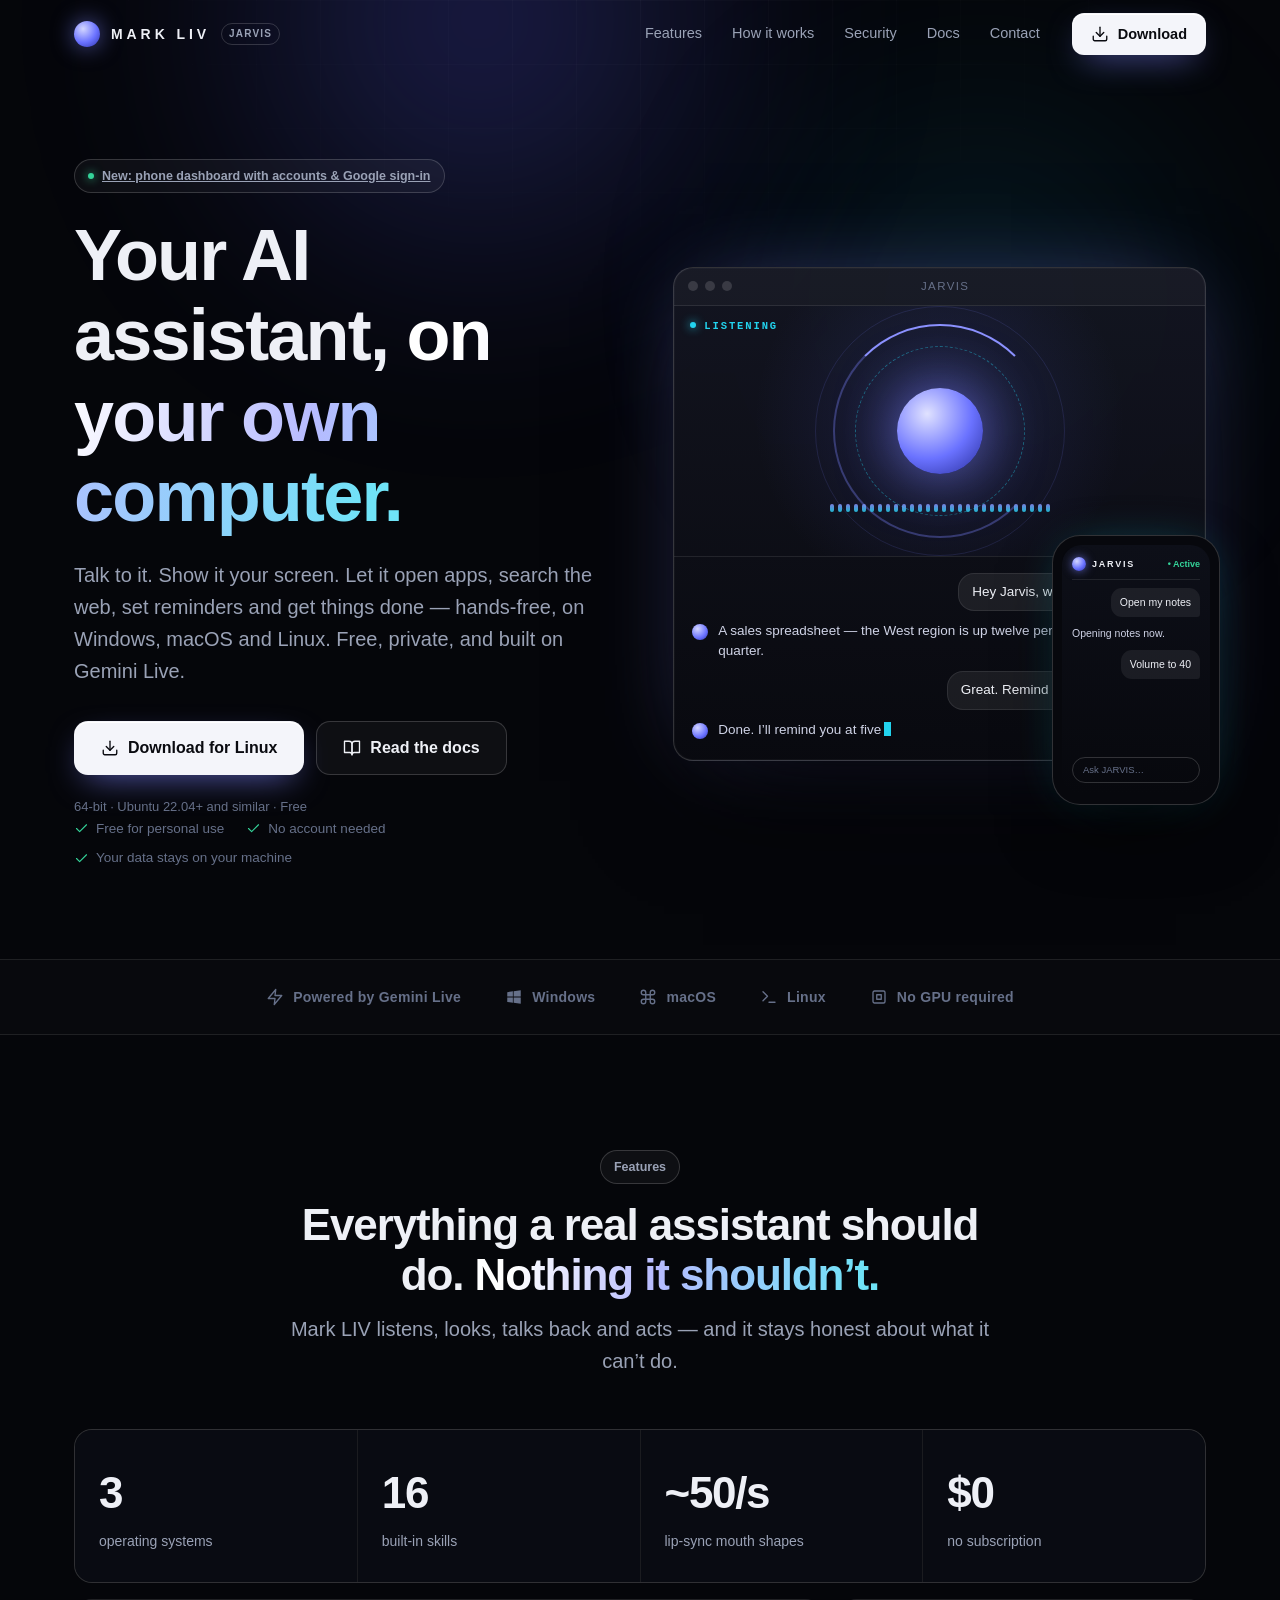
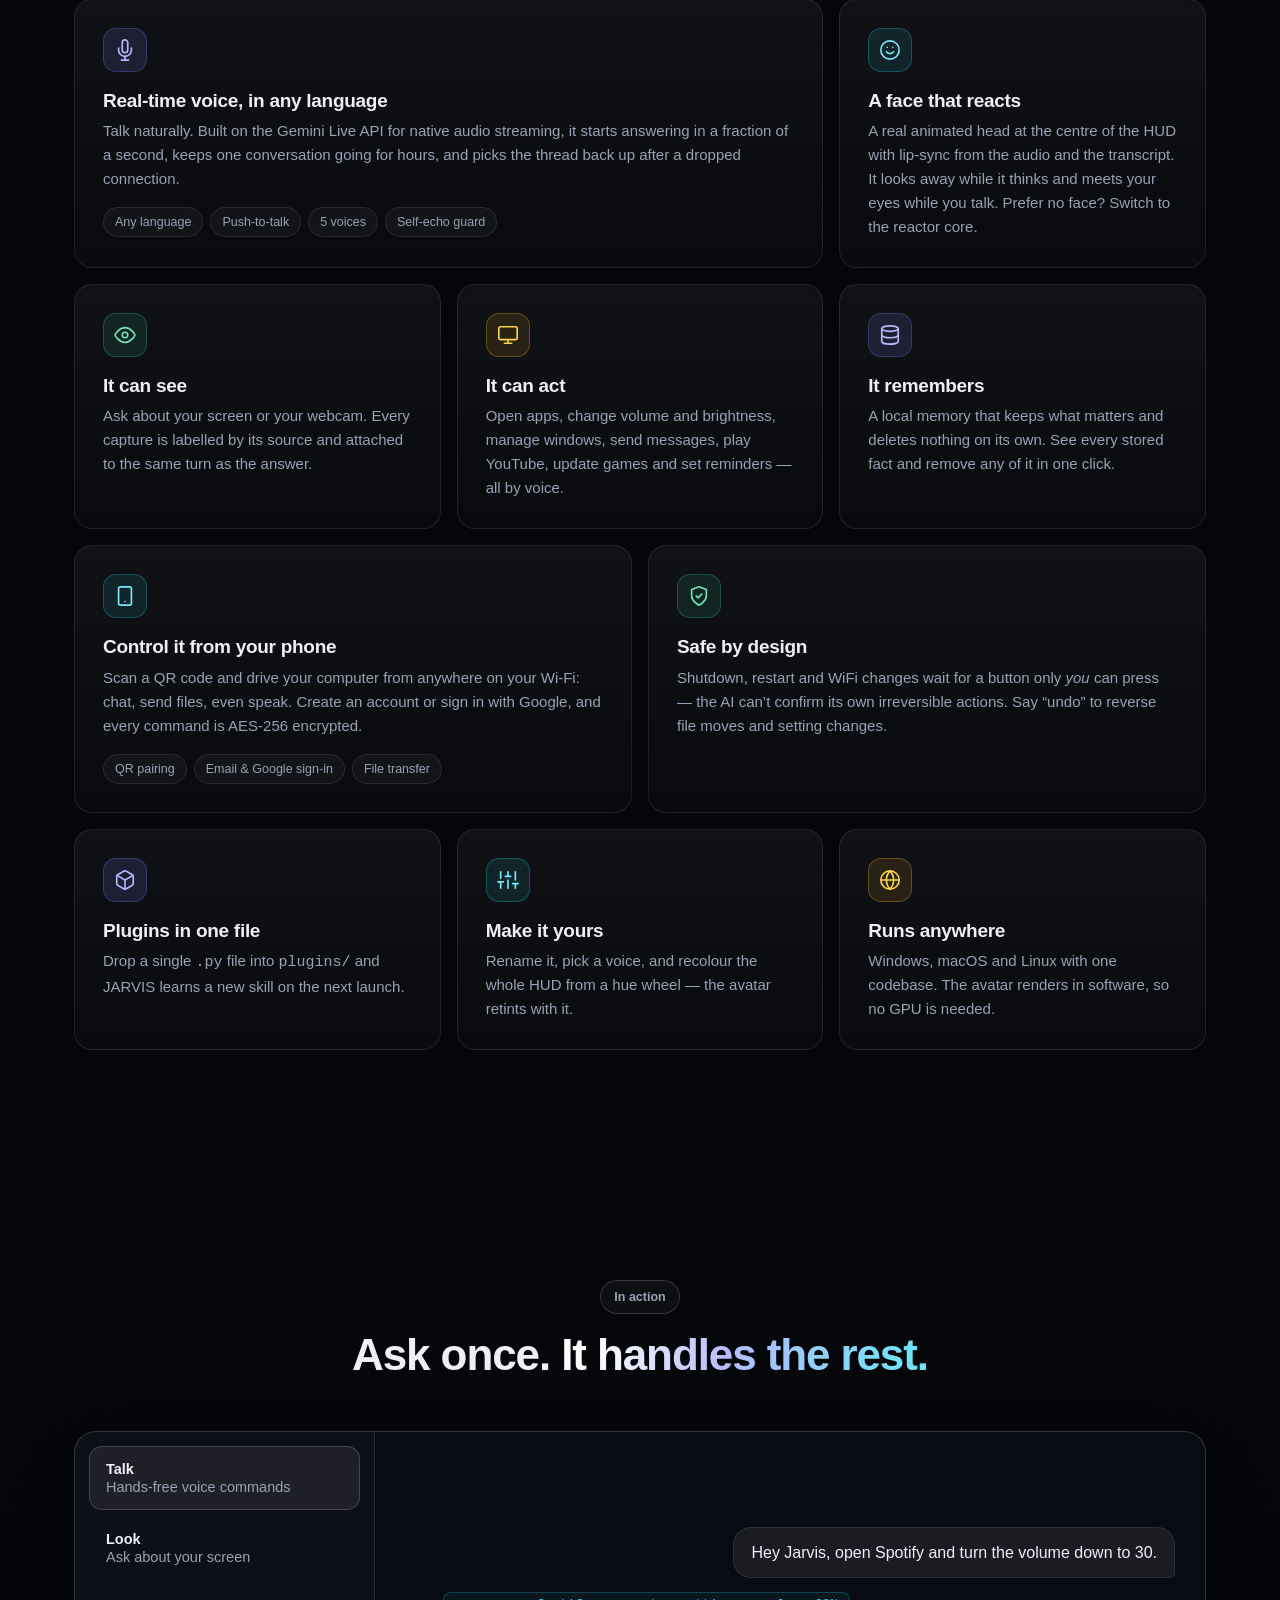
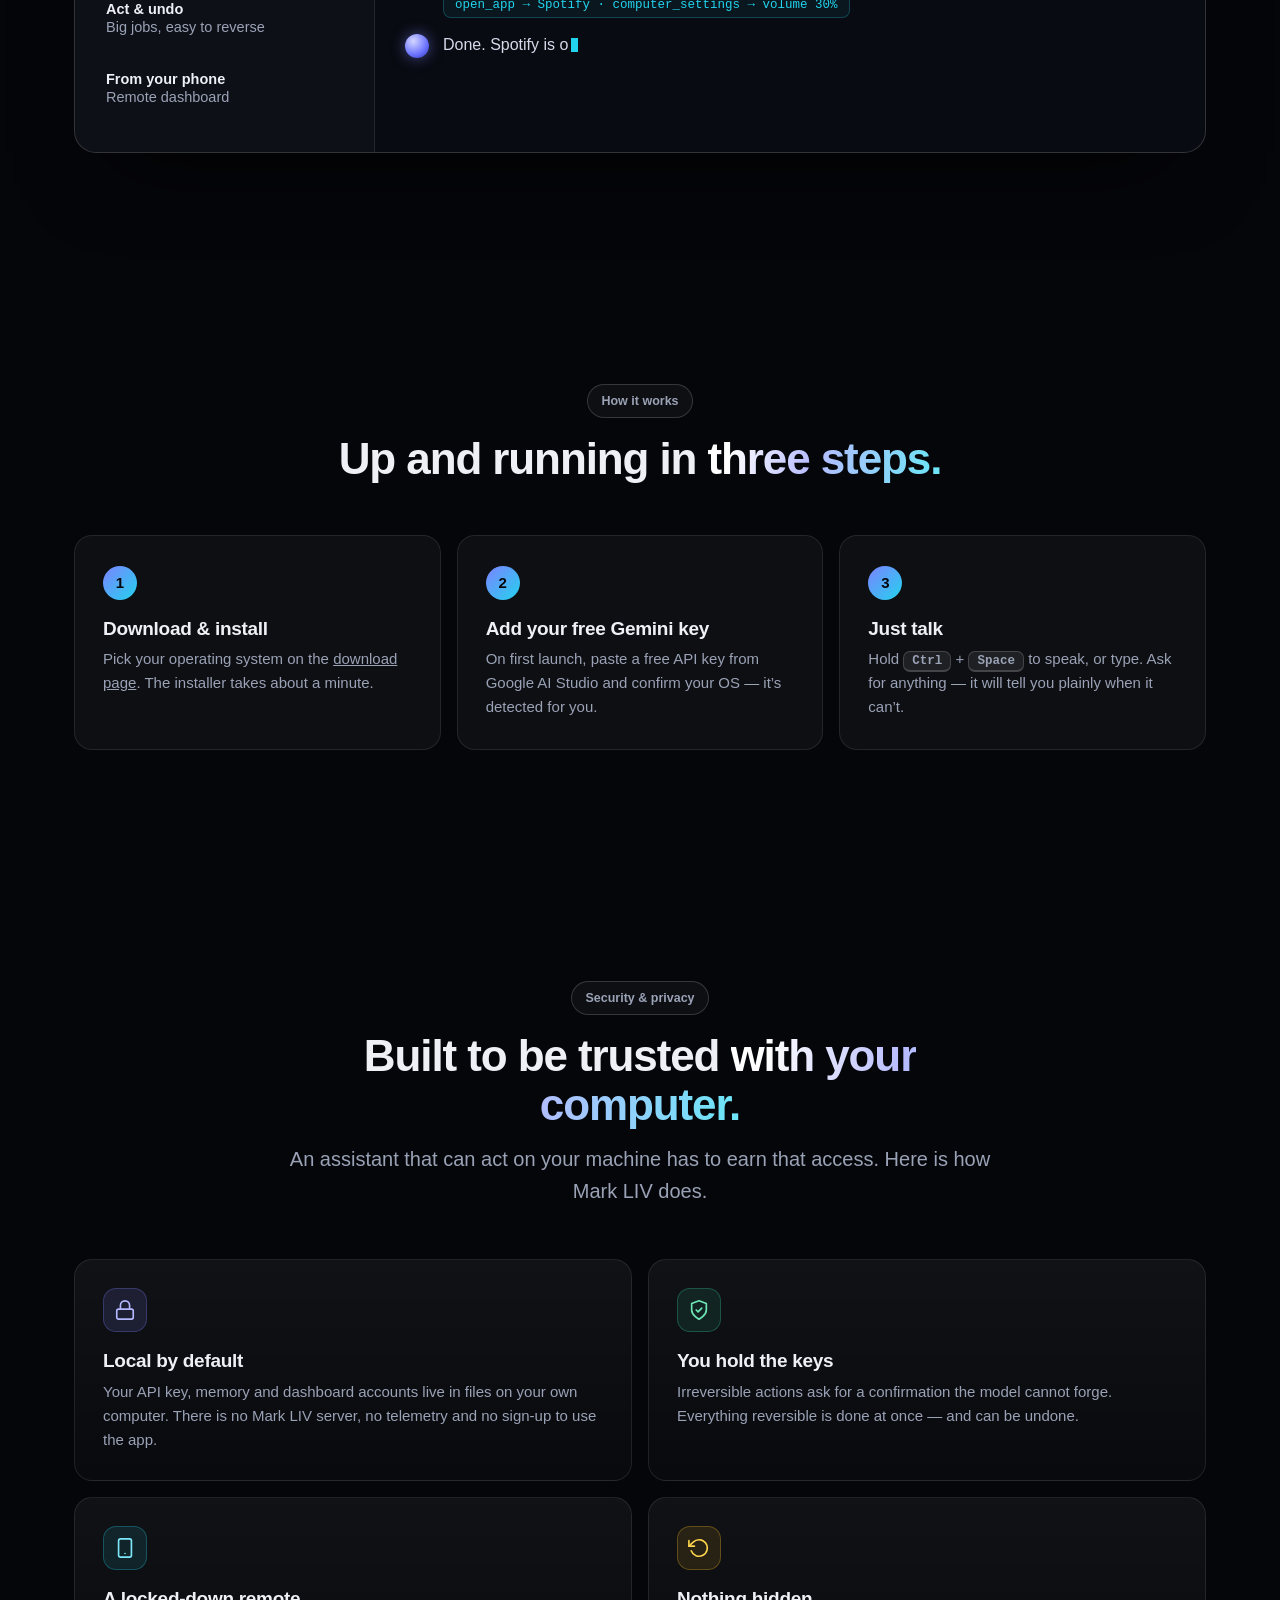
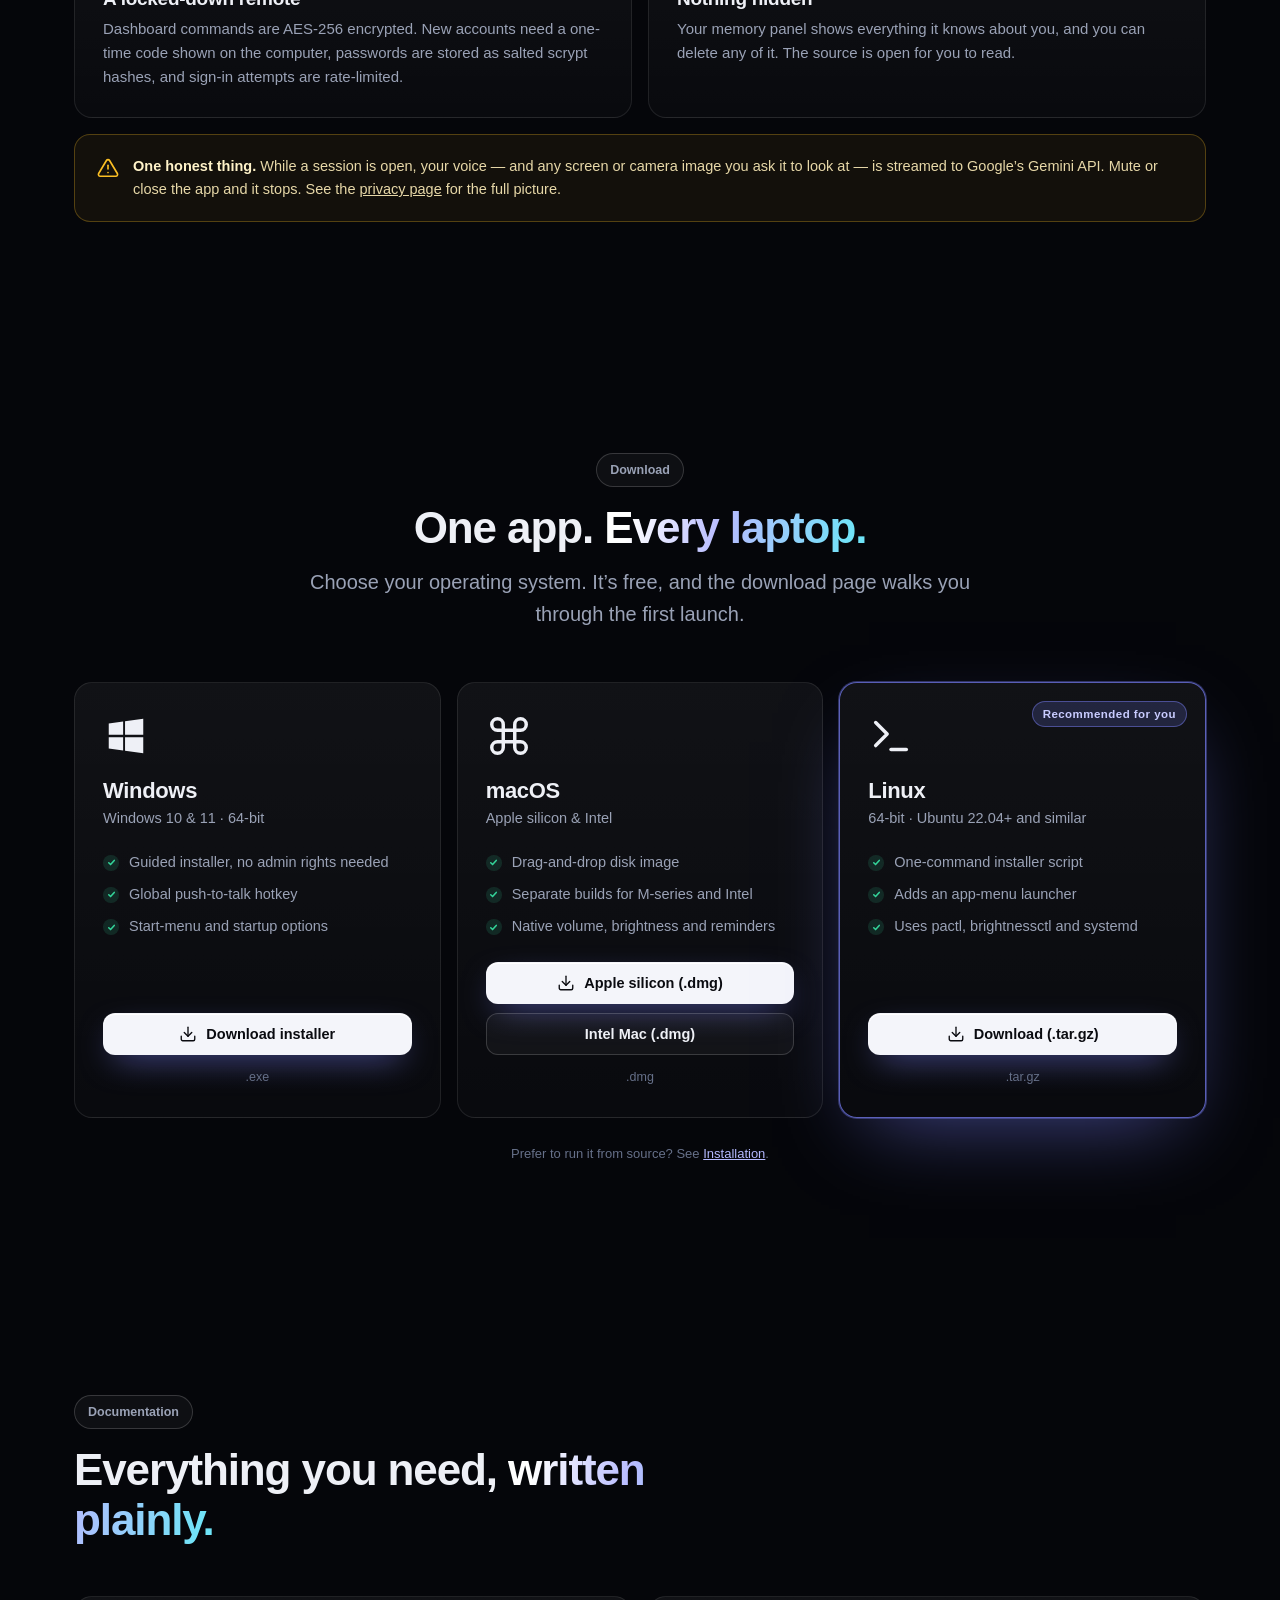
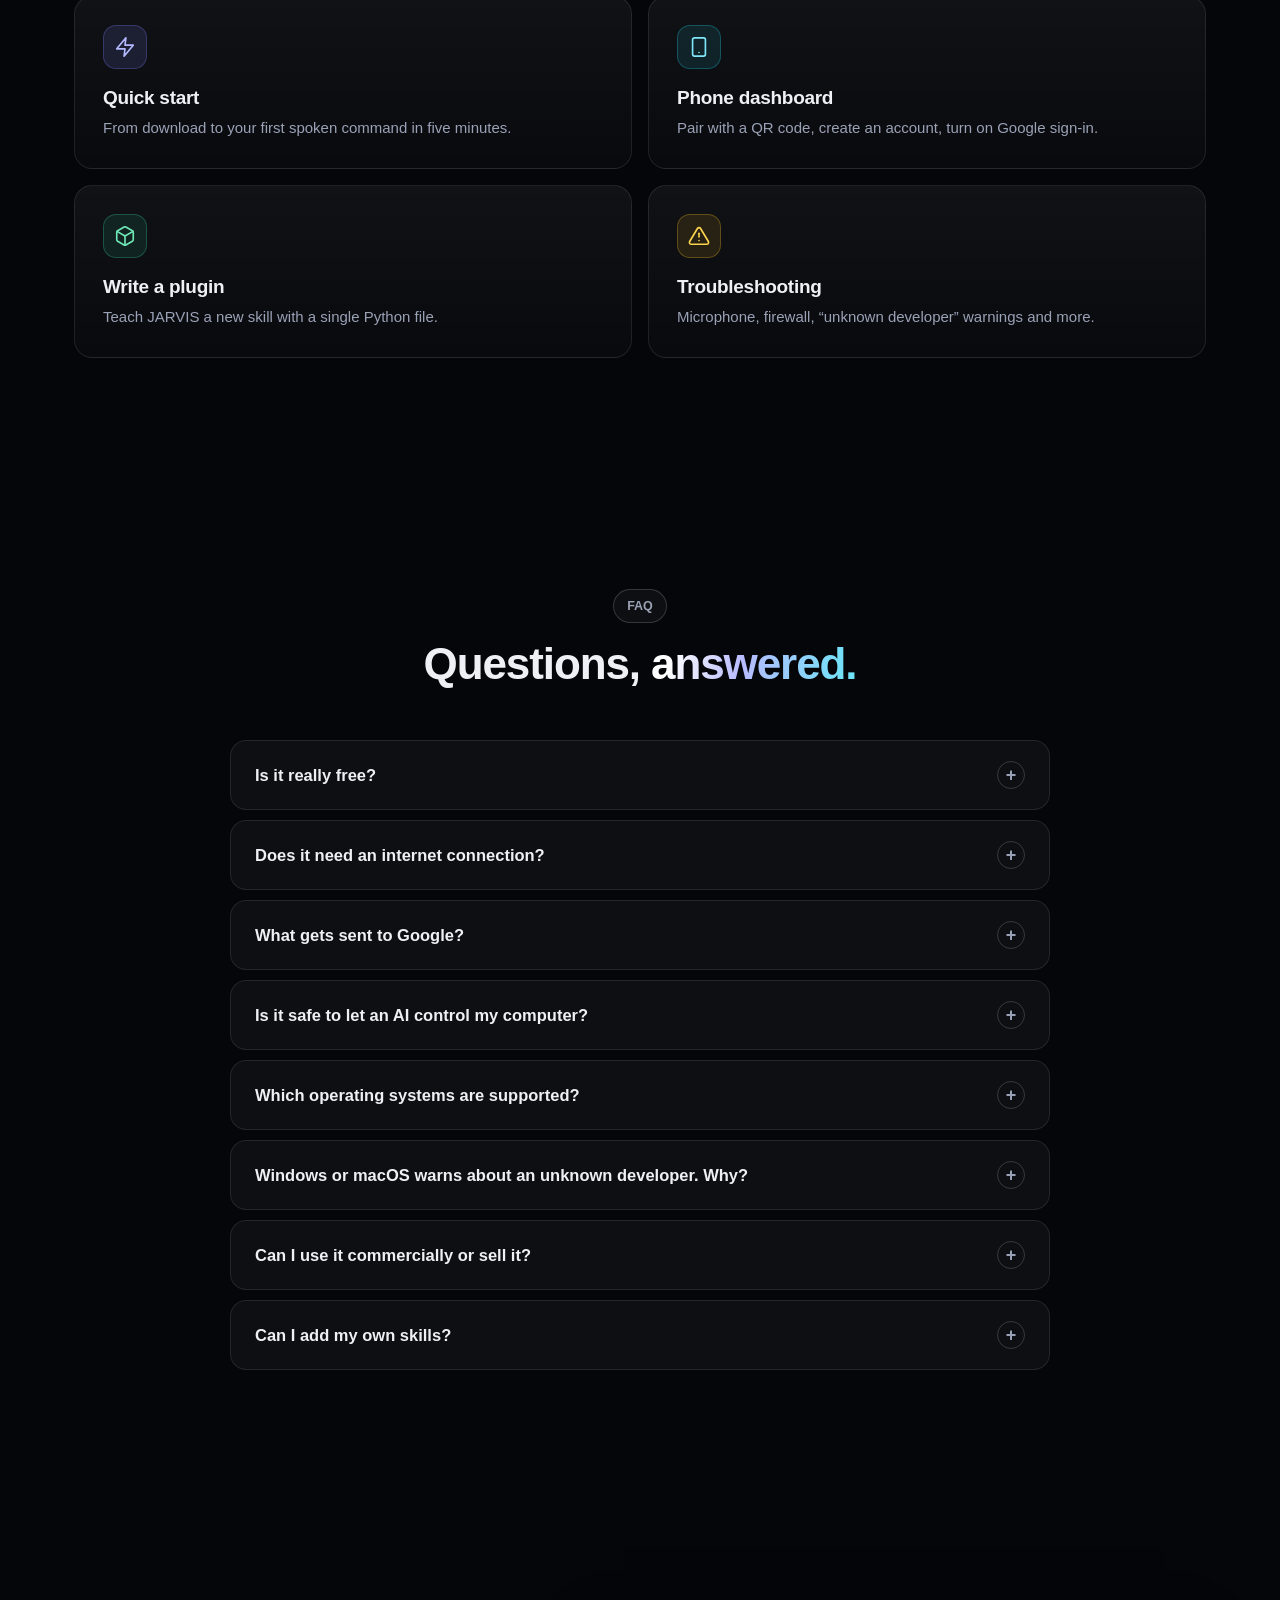
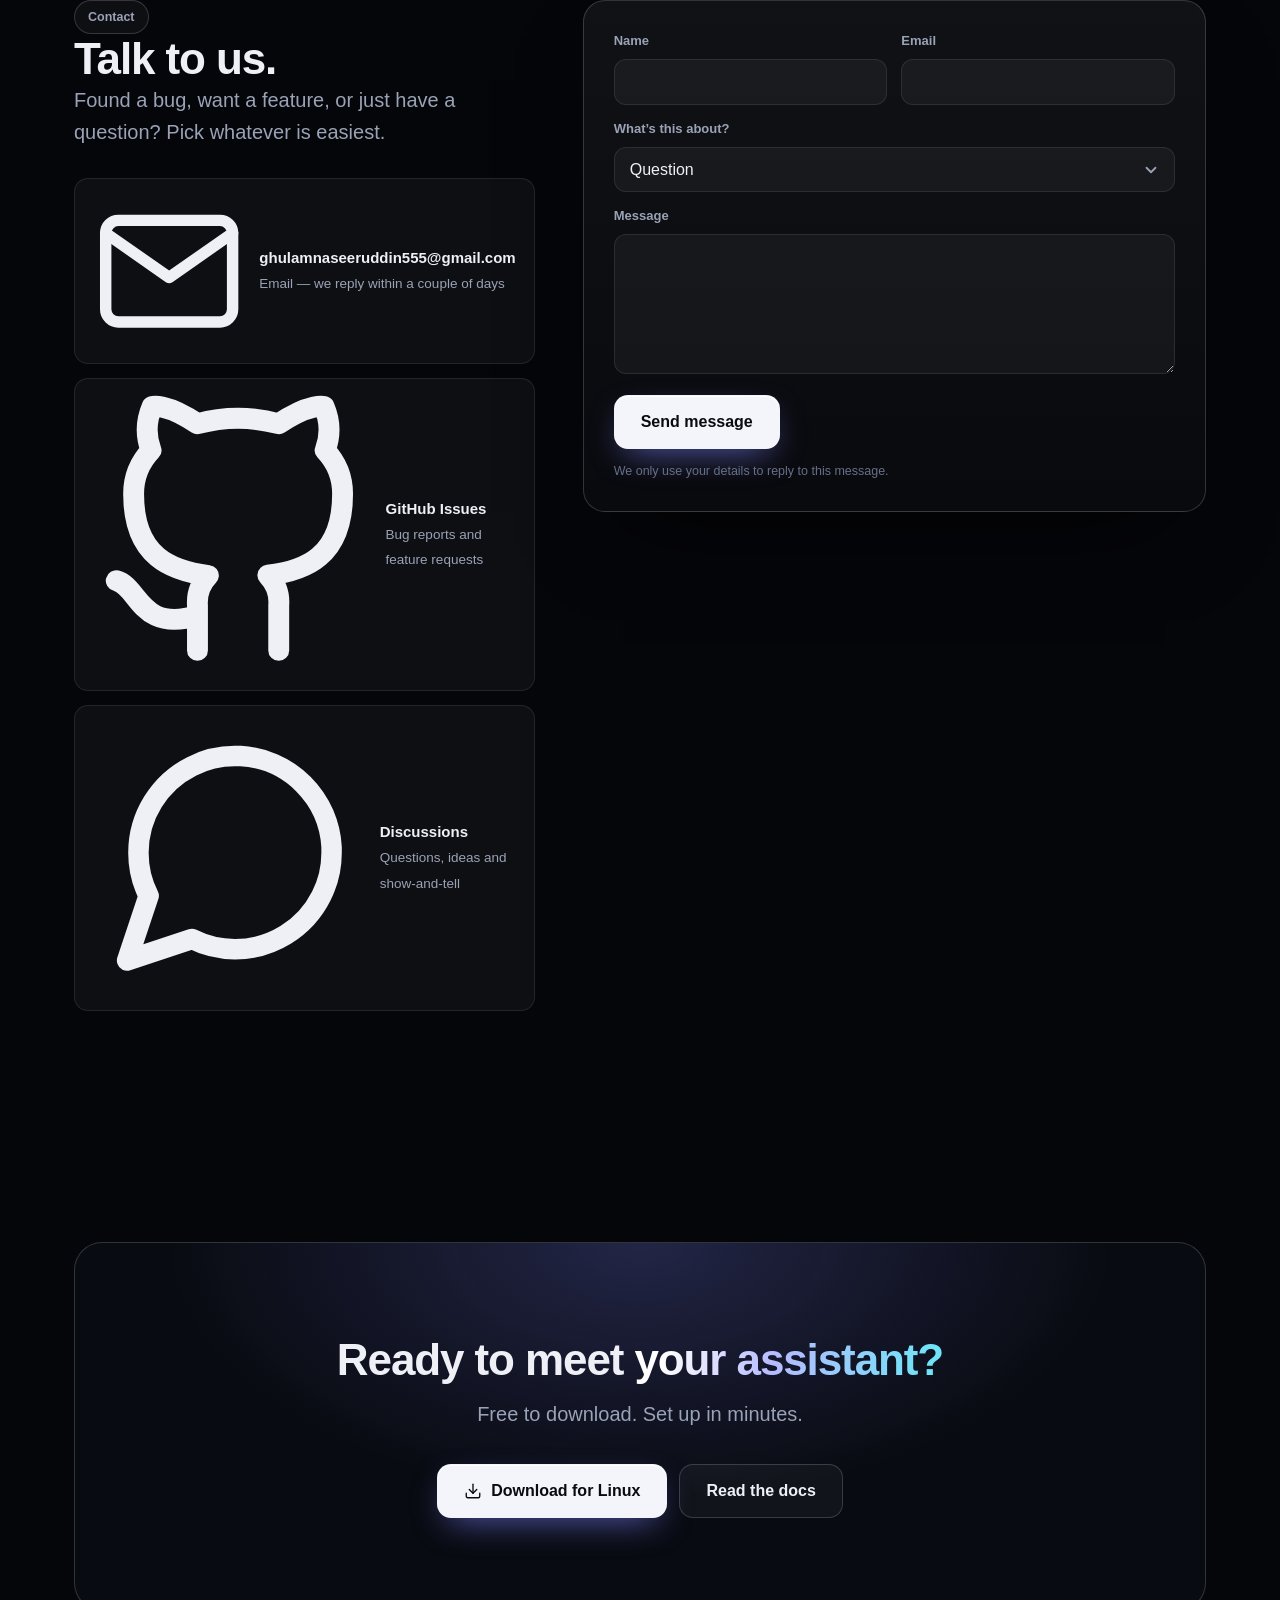
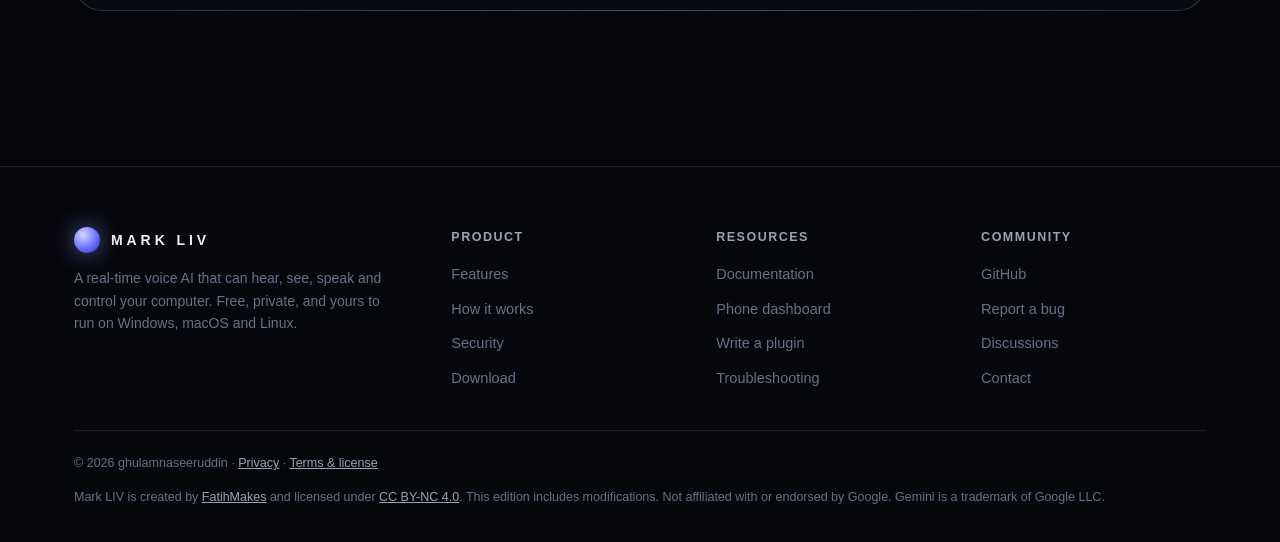
<file: website/index.html>
<!DOCTYPE html>
<html lang="en">
<head>
  <meta charset="utf-8">
  <meta name="viewport" content="width=device-width, initial-scale=1, viewport-fit=cover">
  <title>Mark LIV — a voice AI assistant that lives on your computer</title>
  <meta name="description" content="A free, private, real-time voice AI that can hear, see, speak and control your computer. Windows, macOS and Linux. Built on Gemini Live.">
  <meta name="theme-color" content="#05060a">
  <meta name="color-scheme" content="dark">
  <link rel="canonical" href="https://example.com/">
  <link rel="icon" href="assets/img/favicon.svg" type="image/svg+xml">
  <link rel="apple-touch-icon" href="assets/img/apple-touch-icon.png">
  <link rel="manifest" href="site.webmanifest">
  <meta property="og:type" content="website">
  <meta property="og:site_name" content="Mark LIV">
  <meta property="og:title" content="Mark LIV — a voice AI assistant that lives on your computer">
  <meta property="og:description" content="A free, private, real-time voice AI that can hear, see, speak and control your computer. Windows, macOS and Linux. Built on Gemini Live.">
  <meta property="og:url" content="https://example.com/">
  <meta property="og:image" content="https://example.com/assets/img/og.png">
  <meta property="og:image:width" content="1200">
  <meta property="og:image:height" content="630">
  <meta name="twitter:card" content="summary_large_image">
  <meta name="twitter:title" content="Mark LIV — a voice AI assistant that lives on your computer">
  <meta name="twitter:description" content="A free, private, real-time voice AI that can hear, see, speak and control your computer. Windows, macOS and Linux. Built on Gemini Live.">
  <meta name="twitter:image" content="https://example.com/assets/img/og.png">
  <script src="assets/js/boot.js"></script>
  <link rel="stylesheet" href="assets/css/site.css">
  <script type="application/ld+json">
  {"@context":"https://schema.org","@type":"SoftwareApplication","name":"Mark LIV (JARVIS)","applicationCategory":"UtilitiesApplication","operatingSystem":"Windows, macOS, Linux","description":"A real-time voice AI assistant that can hear, see, speak and control your computer.","offers":{"@type":"Offer","price":"0","priceCurrency":"USD"},"url":"https://example.com/","downloadUrl":"https://example.com/download.html","license":"https://creativecommons.org/licenses/by-nc/4.0/"}
  </script>
</head>
<body>
<a class="skip" href="#main">Skip to content</a>
<div class="ambient" aria-hidden="true"><span class="a"></span><span class="b"></span></div>
<header class="site-header">
  <div class="container nav">
    <a class="logo" href="index.html" aria-label="Mark LIV home"><span class="orb" aria-hidden="true"></span><b>MARK LIV</b><small>JARVIS</small></a>
    <nav class="nav-links" id="nav-links" aria-label="Main">
      <a href="index.html#features">Features</a><a href="index.html#how">How it works</a><a href="index.html#security">Security</a><a href="docs.html">Docs</a><a href="index.html#contact">Contact</a>
      <a class="btn btn-primary" href="download.html"><svg viewBox="0 0 24 24" fill="none" stroke="currentColor" stroke-width="1.8" stroke-linecap="round" stroke-linejoin="round" aria-hidden="true"><path d="M21 15v4a2 2 0 0 1-2 2H5a2 2 0 0 1-2-2v-4"/><polyline points="7 10 12 15 17 10"/><line x1="12" y1="15" x2="12" y2="3"/></svg>Download</a>
    </nav>
    <a class="btn btn-primary" href="download.html"><svg viewBox="0 0 24 24" fill="none" stroke="currentColor" stroke-width="1.8" stroke-linecap="round" stroke-linejoin="round" aria-hidden="true"><path d="M21 15v4a2 2 0 0 1-2 2H5a2 2 0 0 1-2-2v-4"/><polyline points="7 10 12 15 17 10"/><line x1="12" y1="15" x2="12" y2="3"/></svg>Download</a>
    <button class="nav-toggle" type="button" aria-label="Menu" aria-expanded="false" aria-controls="nav-links"><svg viewBox="0 0 24 24" fill="none" stroke="currentColor" stroke-width="1.8" stroke-linecap="round" stroke-linejoin="round" aria-hidden="true"><line x1="3" y1="12" x2="21" y2="12"/><line x1="3" y1="6" x2="21" y2="6"/><line x1="3" y1="18" x2="21" y2="18"/></svg></button>
  </div>
</header>
<main id="main">

<section class="hero">
  <div class="container hero-grid">
    <div>
      <a class="eyebrow" href="docs.html#dashboard"><i></i>New: phone dashboard with accounts &amp; Google sign-in</a>
      <h1>Your AI assistant, <span class="grad">on your own computer.</span></h1>
      <p class="lead">Talk to it. Show it your screen. Let it open apps, search the web, set reminders and get things done &mdash; hands-free, on Windows, macOS and Linux. Free, private, and built on Gemini Live.</p>
      <div class="cta-row">
        <a class="btn btn-primary btn-lg" data-dl="auto" href="download.html"><svg viewBox="0 0 24 24" fill="none" stroke="currentColor" stroke-width="1.8" stroke-linecap="round" stroke-linejoin="round" aria-hidden="true"><path d="M21 15v4a2 2 0 0 1-2 2H5a2 2 0 0 1-2-2v-4"/><polyline points="7 10 12 15 17 10"/><line x1="12" y1="15" x2="12" y2="3"/></svg><span data-dl-label>Download</span></a>
        <a class="btn btn-lg" href="docs.html"><svg viewBox="0 0 24 24" fill="none" stroke="currentColor" stroke-width="1.8" stroke-linecap="round" stroke-linejoin="round" aria-hidden="true"><path d="M2 3h6a4 4 0 0 1 4 4v14a3 3 0 0 0-3-3H2z"/><path d="M22 3h-6a4 4 0 0 0-4 4v14a3 3 0 0 1 3-3h7z"/></svg>Read the docs</a>
      </div>
      <p class="dl-note" data-os-note>Windows, macOS and Linux &middot; Free</p>
      <div class="trust">
        <span><svg viewBox="0 0 24 24" fill="none" stroke="currentColor" stroke-width="1.8" stroke-linecap="round" stroke-linejoin="round" aria-hidden="true"><polyline points="20 6 9 17 4 12"/></svg>Free for personal use</span><span><svg viewBox="0 0 24 24" fill="none" stroke="currentColor" stroke-width="1.8" stroke-linecap="round" stroke-linejoin="round" aria-hidden="true"><polyline points="20 6 9 17 4 12"/></svg>No account needed</span><span><svg viewBox="0 0 24 24" fill="none" stroke="currentColor" stroke-width="1.8" stroke-linecap="round" stroke-linejoin="round" aria-hidden="true"><polyline points="20 6 9 17 4 12"/></svg>Your data stays on your machine</span>
      </div>
    </div>
    <div class="stage" aria-hidden="true">
      <div class="mock">
        <div class="mock-bar"><i></i><i></i><i></i><span>JARVIS</span></div>
        <div class="mock-body">
          <div class="hud"><div class="hud-ring r3"></div><div class="hud-ring r2"></div><div class="hud-ring r1"></div><div class="hud-core"></div><div class="hud-state">LISTENING</div><div class="wave"><b></b><b></b><b></b><b></b><b></b><b></b><b></b><b></b><b></b><b></b><b></b><b></b><b></b><b></b><b></b><b></b><b></b><b></b><b></b><b></b><b></b><b></b><b></b><b></b><b></b><b></b><b></b><b></b></div></div>
          <div class="log">
            <p class="u">Hey Jarvis, what&rsquo;s on my screen?</p>
            <p class="j">A sales spreadsheet &mdash; the West region is up twelve percent this quarter.</p>
            <p class="u">Great. Remind me to send it at five.</p>
            <p class="j caret">Done. I&rsquo;ll remind you at five</p>
          </div>
        </div>
      </div>
      <div class="phone">
        <div class="phone-in">
          <div class="phone-top"><span class="orb"></span>JARVIS<em>&bull; Active</em></div>
          <p class="u">Open my notes</p>
          <p class="j">Opening notes now.</p>
          <p class="u">Volume to 40</p>
          <div class="composer">Ask JARVIS&hellip;</div>
        </div>
      </div>
    </div>
  </div>
</section>

<div class="strip"><div class="container strip-in reveal">
  <span><svg viewBox="0 0 24 24" fill="none" stroke="currentColor" stroke-width="1.8" stroke-linecap="round" stroke-linejoin="round" aria-hidden="true"><polygon points="13 2 3 14 12 14 11 22 21 10 12 10 13 2"/></svg>Powered by Gemini Live</span><span><svg viewBox="0 0 24 24" fill="currentColor" aria-hidden="true"><path d="M3 5.5 10.5 4.4v7H3zM11.5 4.3 21 3v8.4h-9.5zM3 12.6h7.5v7L3 18.5zM11.5 12.6H21V21l-9.5-1.3z"/></svg>Windows</span><span><svg viewBox="0 0 24 24" fill="none" stroke="currentColor" stroke-width="1.8" stroke-linecap="round" stroke-linejoin="round" aria-hidden="true"><path d="M18 3a3 3 0 0 0-3 3v12a3 3 0 0 0 3 3 3 3 0 0 0 3-3 3 3 0 0 0-3-3H6a3 3 0 0 0-3 3 3 3 0 0 0 3 3 3 3 0 0 0 3-3V6a3 3 0 0 0-3-3 3 3 0 0 0-3 3 3 3 0 0 0 3 3h12a3 3 0 0 0 3-3 3 3 0 0 0-3-3z"/></svg>macOS</span><span><svg viewBox="0 0 24 24" fill="none" stroke="currentColor" stroke-width="1.8" stroke-linecap="round" stroke-linejoin="round" aria-hidden="true"><polyline points="4 17 10 11 4 5"/><line x1="12" y1="19" x2="20" y2="19"/></svg>Linux</span><span><svg viewBox="0 0 24 24" fill="none" stroke="currentColor" stroke-width="1.8" stroke-linecap="round" stroke-linejoin="round" aria-hidden="true"><rect x="4" y="4" width="16" height="16" rx="2" ry="2"/><rect x="9" y="9" width="6" height="6"/></svg>No GPU required</span>
</div></div>

<section class="section" id="features">
  <div class="container">
    <div class="section-head center reveal">
      <span class="eyebrow">Features</span>
      <h2>Everything a real assistant should do. <span class="grad">Nothing it shouldn&rsquo;t.</span></h2>
      <p class="lead">Mark LIV listens, looks, talks back and acts &mdash; and it stays honest about what it can&rsquo;t do.</p>
    </div>
    <div class="stats reveal">
      <div class="stat"><b>3</b><span>operating systems</span></div>
      <div class="stat"><b>16</b><span>built-in skills</span></div>
      <div class="stat"><b>~50/s</b><span>lip-sync mouth shapes</span></div>
      <div class="stat"><b>$0</b><span>no subscription</span></div>
    </div>
    <div class="bento">
      <article class="card reveal s4 wide"><div class="icon "><svg viewBox="0 0 24 24" fill="none" stroke="currentColor" stroke-width="1.8" stroke-linecap="round" stroke-linejoin="round" aria-hidden="true"><path d="M12 1a3 3 0 0 0-3 3v8a3 3 0 0 0 6 0V4a3 3 0 0 0-3-3z"/><path d="M19 10v2a7 7 0 0 1-14 0v-2"/><line x1="12" y1="19" x2="12" y2="23"/><line x1="8" y1="23" x2="16" y2="23"/></svg></div><h3>Real-time voice, in any language</h3><p>Talk naturally. Built on the Gemini Live API for native audio streaming, it starts answering in a fraction of a second, keeps one conversation going for hours, and picks the thread back up after a dropped connection.</p><div class="tags"><span class="tag">Any language</span><span class="tag">Push-to-talk</span><span class="tag">5 voices</span><span class="tag">Self-echo guard</span></div></article>
      <article class="card reveal s2"><div class="icon cyan"><svg viewBox="0 0 24 24" fill="none" stroke="currentColor" stroke-width="1.8" stroke-linecap="round" stroke-linejoin="round" aria-hidden="true"><circle cx="12" cy="12" r="10"/><path d="M8 14s1.5 2 4 2 4-2 4-2"/><line x1="9" y1="9" x2="9.01" y2="9"/><line x1="15" y1="9" x2="15.01" y2="9"/></svg></div><h3>A face that reacts</h3><p>A real animated head at the centre of the HUD with lip-sync from the audio and the transcript. It looks away while it thinks and meets your eyes while you talk. Prefer no face? Switch to the reactor core.</p></article>
      <article class="card reveal s2"><div class="icon green"><svg viewBox="0 0 24 24" fill="none" stroke="currentColor" stroke-width="1.8" stroke-linecap="round" stroke-linejoin="round" aria-hidden="true"><path d="M1 12s4-8 11-8 11 8 11 8-4 8-11 8-11-8-11-8z"/><circle cx="12" cy="12" r="3"/></svg></div><h3>It can see</h3><p>Ask about your screen or your webcam. Every capture is labelled by its source and attached to the same turn as the answer.</p></article>
      <article class="card reveal s2"><div class="icon amber"><svg viewBox="0 0 24 24" fill="none" stroke="currentColor" stroke-width="1.8" stroke-linecap="round" stroke-linejoin="round" aria-hidden="true"><rect x="2" y="3" width="20" height="14" rx="2" ry="2"/><line x1="8" y1="21" x2="16" y2="21"/><line x1="12" y1="17" x2="12" y2="21"/></svg></div><h3>It can act</h3><p>Open apps, change volume and brightness, manage windows, send messages, play YouTube, update games and set reminders &mdash; all by voice.</p></article>
      <article class="card reveal s2"><div class="icon "><svg viewBox="0 0 24 24" fill="none" stroke="currentColor" stroke-width="1.8" stroke-linecap="round" stroke-linejoin="round" aria-hidden="true"><ellipse cx="12" cy="5" rx="9" ry="3"/><path d="M21 12c0 1.66-4 3-9 3s-9-1.34-9-3"/><path d="M3 5v14c0 1.66 4 3 9 3s9-1.34 9-3V5"/></svg></div><h3>It remembers</h3><p>A local memory that keeps what matters and deletes nothing on its own. See every stored fact and remove any of it in one click.</p></article>
      <article class="card reveal s3 wide"><div class="icon cyan"><svg viewBox="0 0 24 24" fill="none" stroke="currentColor" stroke-width="1.8" stroke-linecap="round" stroke-linejoin="round" aria-hidden="true"><rect x="5" y="2" width="14" height="20" rx="2" ry="2"/><line x1="12" y1="18" x2="12.01" y2="18"/></svg></div><h3>Control it from your phone</h3><p>Scan a QR code and drive your computer from anywhere on your Wi-Fi: chat, send files, even speak. Create an account or sign in with Google, and every command is AES-256 encrypted.</p><div class="tags"><span class="tag">QR pairing</span><span class="tag">Email &amp; Google sign-in</span><span class="tag">File transfer</span></div></article>
      <article class="card reveal s3 wide"><div class="icon green"><svg viewBox="0 0 24 24" fill="none" stroke="currentColor" stroke-width="1.8" stroke-linecap="round" stroke-linejoin="round" aria-hidden="true"><path d="M12 22s8-4 8-10V5l-8-3-8 3v7c0 6 8 10 8 10z"/><polyline points="9 12 11 14 15 10"/></svg></div><h3>Safe by design</h3><p>Shutdown, restart and WiFi changes wait for a button only <em>you</em> can press &mdash; the AI can&rsquo;t confirm its own irreversible actions. Say &ldquo;undo&rdquo; to reverse file moves and setting changes.</p></article>
      <article class="card reveal s2"><div class="icon "><svg viewBox="0 0 24 24" fill="none" stroke="currentColor" stroke-width="1.8" stroke-linecap="round" stroke-linejoin="round" aria-hidden="true"><path d="M21 16V8a2 2 0 0 0-1-1.73l-7-4a2 2 0 0 0-2 0l-7 4A2 2 0 0 0 3 8v8a2 2 0 0 0 1 1.73l7 4a2 2 0 0 0 2 0l7-4A2 2 0 0 0 21 16z"/><polyline points="3.27 6.96 12 12.01 20.73 6.96"/><line x1="12" y1="22.08" x2="12" y2="12"/></svg></div><h3>Plugins in one file</h3><p>Drop a single <code>.py</code> file into <code>plugins/</code> and JARVIS learns a new skill on the next launch.</p></article>
      <article class="card reveal s2"><div class="icon cyan"><svg viewBox="0 0 24 24" fill="none" stroke="currentColor" stroke-width="1.8" stroke-linecap="round" stroke-linejoin="round" aria-hidden="true"><line x1="4" y1="21" x2="4" y2="14"/><line x1="4" y1="10" x2="4" y2="3"/><line x1="12" y1="21" x2="12" y2="12"/><line x1="12" y1="8" x2="12" y2="3"/><line x1="20" y1="21" x2="20" y2="16"/><line x1="20" y1="12" x2="20" y2="3"/><line x1="1" y1="14" x2="7" y2="14"/><line x1="9" y1="8" x2="15" y2="8"/><line x1="17" y1="16" x2="23" y2="16"/></svg></div><h3>Make it yours</h3><p>Rename it, pick a voice, and recolour the whole HUD from a hue wheel &mdash; the avatar retints with it.</p></article>
      <article class="card reveal s2"><div class="icon amber"><svg viewBox="0 0 24 24" fill="none" stroke="currentColor" stroke-width="1.8" stroke-linecap="round" stroke-linejoin="round" aria-hidden="true"><circle cx="12" cy="12" r="10"/><line x1="2" y1="12" x2="22" y2="12"/><path d="M12 2a15.3 15.3 0 0 1 4 10 15.3 15.3 0 0 1-4 10 15.3 15.3 0 0 1-4-10 15.3 15.3 0 0 1 4-10z"/></svg></div><h3>Runs anywhere</h3><p>Windows, macOS and Linux with one codebase. The avatar renders in software, so no GPU is needed.</p></article>
    </div>
  </div>
</section>

<section class="section" id="demo-section">
  <div class="container">
    <div class="section-head center reveal">
      <span class="eyebrow">In action</span>
      <h2>Ask once. <span class="grad">It handles the rest.</span></h2>
    </div>
    <div class="demo reveal" id="demo">
      <div class="demo-tabs" role="tablist" aria-label="Demo scenarios">
        <button class="demo-tab" role="tab" data-demo="voice" aria-selected="true"><b>Talk</b>Hands-free voice commands</button>
        <button class="demo-tab" role="tab" data-demo="vision" aria-selected="false"><b>Look</b>Ask about your screen</button>
        <button class="demo-tab" role="tab" data-demo="control" aria-selected="false"><b>Act &amp; undo</b>Big jobs, easy to reverse</button>
        <button class="demo-tab" role="tab" data-demo="remote" aria-selected="false"><b>From your phone</b>Remote dashboard</button>
      </div>
      <div class="demo-screen" id="demo-screen" aria-live="polite"></div>
    </div>
  </div>
</section>

<section class="section" id="how">
  <div class="container">
    <div class="section-head center reveal">
      <span class="eyebrow">How it works</span>
      <h2>Up and running in <span class="grad">three steps.</span></h2>
    </div>
    <div class="steps">
      <div class="step reveal"><h3>Download &amp; install</h3><p>Pick your operating system on the <a href="download.html">download page</a>. The installer takes about a minute.</p></div>
      <div class="step reveal d1"><h3>Add your free Gemini key</h3><p>On first launch, paste a free API key from Google AI Studio and confirm your OS &mdash; it&rsquo;s detected for you.</p></div>
      <div class="step reveal d2"><h3>Just talk</h3><p>Hold <kbd>Ctrl</kbd> + <kbd>Space</kbd> to speak, or type. Ask for anything &mdash; it will tell you plainly when it can&rsquo;t.</p></div>
    </div>
  </div>
</section>

<section class="section" id="security">
  <div class="container">
    <div class="section-head center reveal">
      <span class="eyebrow">Security &amp; privacy</span>
      <h2>Built to be trusted <span class="grad">with your computer.</span></h2>
      <p class="lead">An assistant that can act on your machine has to earn that access. Here is how Mark LIV does.</p>
    </div>
    <div class="split">
      <article class="card reveal "><div class="icon "><svg viewBox="0 0 24 24" fill="none" stroke="currentColor" stroke-width="1.8" stroke-linecap="round" stroke-linejoin="round" aria-hidden="true"><rect x="3" y="11" width="18" height="11" rx="2" ry="2"/><path d="M7 11V7a5 5 0 0 1 10 0v4"/></svg></div><h3>Local by default</h3><p>Your API key, memory and dashboard accounts live in files on your own computer. There is no Mark LIV server, no telemetry and no sign-up to use the app.</p></article>
      <article class="card reveal "><div class="icon green"><svg viewBox="0 0 24 24" fill="none" stroke="currentColor" stroke-width="1.8" stroke-linecap="round" stroke-linejoin="round" aria-hidden="true"><path d="M12 22s8-4 8-10V5l-8-3-8 3v7c0 6 8 10 8 10z"/><polyline points="9 12 11 14 15 10"/></svg></div><h3>You hold the keys</h3><p>Irreversible actions ask for a confirmation the model cannot forge. Everything reversible is done at once &mdash; and can be undone.</p></article>
      <article class="card reveal "><div class="icon cyan"><svg viewBox="0 0 24 24" fill="none" stroke="currentColor" stroke-width="1.8" stroke-linecap="round" stroke-linejoin="round" aria-hidden="true"><rect x="5" y="2" width="14" height="20" rx="2" ry="2"/><line x1="12" y1="18" x2="12.01" y2="18"/></svg></div><h3>A locked-down remote</h3><p>Dashboard commands are AES-256 encrypted. New accounts need a one-time code shown on the computer, passwords are stored as salted scrypt hashes, and sign-in attempts are rate-limited.</p></article>
      <article class="card reveal "><div class="icon amber"><svg viewBox="0 0 24 24" fill="none" stroke="currentColor" stroke-width="1.8" stroke-linecap="round" stroke-linejoin="round" aria-hidden="true"><polyline points="1 4 1 10 7 10"/><path d="M3.51 15a9 9 0 1 0 2.13-9.36L1 10"/></svg></div><h3>Nothing hidden</h3><p>Your memory panel shows everything it knows about you, and you can delete any of it. The source is open for you to read.</p></article>
    </div>
    <div class="note reveal"><svg viewBox="0 0 24 24" fill="none" stroke="currentColor" stroke-width="1.8" stroke-linecap="round" stroke-linejoin="round" aria-hidden="true"><path d="M10.29 3.86L1.82 18a2 2 0 0 0 1.71 3h16.94a2 2 0 0 0 1.71-3L13.71 3.86a2 2 0 0 0-3.42 0z"/><line x1="12" y1="9" x2="12" y2="13"/><line x1="12" y1="17" x2="12.01" y2="17"/></svg><div><b>One honest thing.</b> While a session is open, your voice &mdash; and any screen or camera image you ask it to look at &mdash; is streamed to Google&rsquo;s Gemini API. Mute or close the app and it stops. See the <a href="privacy.html">privacy page</a> for the full picture.</div></div>
  </div>
</section>

<section class="section" id="get">
  <div class="container">
    <div class="section-head center reveal">
      <span class="eyebrow">Download</span>
      <h2>One app. <span class="grad">Every laptop.</span></h2>
      <p class="lead">Choose your operating system. It&rsquo;s free, and the download page walks you through the first launch.</p>
    </div>
    <div class="os-grid">
      <div class="os reveal" data-os="windows"><span class="badge" hidden>Recommended for you</span><svg class="os-logo" viewBox="0 0 24 24" fill="currentColor" aria-hidden="true"><path d="M3 5.5 10.5 4.4v7H3zM11.5 4.3 21 3v8.4h-9.5zM3 12.6h7.5v7L3 18.5zM11.5 12.6H21V21l-9.5-1.3z"/></svg><h3>Windows</h3><p class="sub">Windows 10 &amp; 11 &middot; 64-bit</p>
        <ul><li>Guided installer, no admin rights needed</li><li>Global push-to-talk hotkey</li><li>Start-menu and startup options</li></ul>
        <div class="actions"><a class="btn btn-primary" data-dl="windows" href="download.html"><svg viewBox="0 0 24 24" fill="none" stroke="currentColor" stroke-width="1.8" stroke-linecap="round" stroke-linejoin="round" aria-hidden="true"><path d="M21 15v4a2 2 0 0 1-2 2H5a2 2 0 0 1-2-2v-4"/><polyline points="7 10 12 15 17 10"/><line x1="12" y1="15" x2="12" y2="3"/></svg>Download installer</a></div><p class="meta"><span data-size="windows">.exe</span></p></div>
      <div class="os reveal d1" data-os="mac"><span class="badge" hidden>Recommended for you</span><svg class="os-logo" viewBox="0 0 24 24" fill="none" stroke="currentColor" stroke-width="1.8" stroke-linecap="round" stroke-linejoin="round" aria-hidden="true"><path d="M18 3a3 3 0 0 0-3 3v12a3 3 0 0 0 3 3 3 3 0 0 0 3-3 3 3 0 0 0-3-3H6a3 3 0 0 0-3 3 3 3 0 0 0 3 3 3 3 0 0 0 3-3V6a3 3 0 0 0-3-3 3 3 0 0 0-3 3 3 3 0 0 0 3 3h12a3 3 0 0 0 3-3 3 3 0 0 0-3-3z"/></svg><h3>macOS</h3><p class="sub">Apple silicon &amp; Intel</p>
        <ul><li>Drag-and-drop disk image</li><li>Separate builds for M-series and Intel</li><li>Native volume, brightness and reminders</li></ul>
        <div class="actions"><a class="btn btn-primary" data-dl="mac-arm" href="download.html"><svg viewBox="0 0 24 24" fill="none" stroke="currentColor" stroke-width="1.8" stroke-linecap="round" stroke-linejoin="round" aria-hidden="true"><path d="M21 15v4a2 2 0 0 1-2 2H5a2 2 0 0 1-2-2v-4"/><polyline points="7 10 12 15 17 10"/><line x1="12" y1="15" x2="12" y2="3"/></svg>Apple silicon (.dmg)</a><a class="btn" data-dl="mac-x64" href="download.html">Intel Mac (.dmg)</a></div><p class="meta"><span data-size="mac-arm">.dmg</span></p></div>
      <div class="os reveal d2" data-os="linux"><span class="badge" hidden>Recommended for you</span><svg class="os-logo" viewBox="0 0 24 24" fill="none" stroke="currentColor" stroke-width="1.8" stroke-linecap="round" stroke-linejoin="round" aria-hidden="true"><polyline points="4 17 10 11 4 5"/><line x1="12" y1="19" x2="20" y2="19"/></svg><h3>Linux</h3><p class="sub">64-bit &middot; Ubuntu 22.04+ and similar</p>
        <ul><li>One-command installer script</li><li>Adds an app-menu launcher</li><li>Uses pactl, brightnessctl and systemd</li></ul>
        <div class="actions"><a class="btn btn-primary" data-dl="linux" href="download.html"><svg viewBox="0 0 24 24" fill="none" stroke="currentColor" stroke-width="1.8" stroke-linecap="round" stroke-linejoin="round" aria-hidden="true"><path d="M21 15v4a2 2 0 0 1-2 2H5a2 2 0 0 1-2-2v-4"/><polyline points="7 10 12 15 17 10"/><line x1="12" y1="15" x2="12" y2="3"/></svg>Download (.tar.gz)</a></div><p class="meta"><span data-size="linux">.tar.gz</span></p></div>
    </div>
    <p class="dl-note center-note reveal">Prefer to run it from source? See <a href="docs.html#install">Installation</a>.</p>
  </div>
</section>

<section class="section" id="docs-teaser">
  <div class="container">
    <div class="section-head reveal">
      <span class="eyebrow">Documentation</span>
      <h2>Everything you need, <span class="grad">written plainly.</span></h2>
    </div>
    <div class="split">
      <a class="card reveal" href="docs.html#quick-start"><div class="icon"><svg viewBox="0 0 24 24" fill="none" stroke="currentColor" stroke-width="1.8" stroke-linecap="round" stroke-linejoin="round" aria-hidden="true"><polygon points="13 2 3 14 12 14 11 22 21 10 12 10 13 2"/></svg></div><h3>Quick start</h3><p>From download to your first spoken command in five minutes.</p></a>
      <a class="card reveal d1" href="docs.html#dashboard"><div class="icon cyan"><svg viewBox="0 0 24 24" fill="none" stroke="currentColor" stroke-width="1.8" stroke-linecap="round" stroke-linejoin="round" aria-hidden="true"><rect x="5" y="2" width="14" height="20" rx="2" ry="2"/><line x1="12" y1="18" x2="12.01" y2="18"/></svg></div><h3>Phone dashboard</h3><p>Pair with a QR code, create an account, turn on Google sign-in.</p></a>
      <a class="card reveal" href="docs.html#plugins"><div class="icon green"><svg viewBox="0 0 24 24" fill="none" stroke="currentColor" stroke-width="1.8" stroke-linecap="round" stroke-linejoin="round" aria-hidden="true"><path d="M21 16V8a2 2 0 0 0-1-1.73l-7-4a2 2 0 0 0-2 0l-7 4A2 2 0 0 0 3 8v8a2 2 0 0 0 1 1.73l7 4a2 2 0 0 0 2 0l7-4A2 2 0 0 0 21 16z"/><polyline points="3.27 6.96 12 12.01 20.73 6.96"/><line x1="12" y1="22.08" x2="12" y2="12"/></svg></div><h3>Write a plugin</h3><p>Teach JARVIS a new skill with a single Python file.</p></a>
      <a class="card reveal d1" href="docs.html#troubleshooting"><div class="icon amber"><svg viewBox="0 0 24 24" fill="none" stroke="currentColor" stroke-width="1.8" stroke-linecap="round" stroke-linejoin="round" aria-hidden="true"><path d="M10.29 3.86L1.82 18a2 2 0 0 0 1.71 3h16.94a2 2 0 0 0 1.71-3L13.71 3.86a2 2 0 0 0-3.42 0z"/><line x1="12" y1="9" x2="12" y2="13"/><line x1="12" y1="17" x2="12.01" y2="17"/></svg></div><h3>Troubleshooting</h3><p>Microphone, firewall, &ldquo;unknown developer&rdquo; warnings and more.</p></a>
    </div>
  </div>
</section>

<section class="section" id="faq">
  <div class="container">
    <div class="section-head center reveal">
      <span class="eyebrow">FAQ</span>
      <h2>Questions, <span class="grad">answered.</span></h2>
    </div>
    <div class="faq reveal">
      <details><summary>Is it really free?</summary><div class="ans">Yes. The app costs nothing and has no subscription. The only thing you need is a free Gemini API key from Google AI Studio (Google&rsquo;s own free-tier limits apply). Mark LIV is licensed for personal, non-commercial use.</div></details>
      <details><summary>Does it need an internet connection?</summary><div class="ans">Yes, for the assistant itself &mdash; conversation runs on the Gemini Live API. Your memory, settings and dashboard accounts are stored locally.</div></details>
      <details><summary>What gets sent to Google?</summary><div class="ans">Your voice and text while a session is open, and a screen or camera image only when you ask it to look. Nothing is sent while you are muted or the app is closed. Details are on the <a href="privacy.html">privacy page</a>.</div></details>
      <details><summary>Is it safe to let an AI control my computer?</summary><div class="ans">It acts on your machine only, asks you to press a button for irreversible actions like shutdown, and can undo file moves and setting changes. It is still a powerful tool &mdash; read the <a href="docs.html#safety">safety notes</a> before you start.</div></details>
      <details><summary>Which operating systems are supported?</summary><div class="ans">Windows 10 and 11 (64-bit), macOS on Apple silicon and Intel, and 64-bit Linux (built on Ubuntu 22.04; most current distributions work).</div></details>
      <details><summary>Windows or macOS warns about an unknown developer. Why?</summary><div class="ans">Installers are not code-signed &mdash; signing certificates cost money and this is a free project. The <a href="download.html#first-launch">first-launch guide</a> shows how to open the app, and you can verify the download with its SHA-256 checksum.</div></details>
      <details><summary>Can I use it commercially or sell it?</summary><div class="ans">No. Mark LIV is licensed under Creative Commons Attribution-NonCommercial 4.0. Personal and non-commercial use, sharing and modification are welcome, with credit to the creator. See <a href="terms.html">terms &amp; license</a>.</div></details>
      <details><summary>Can I add my own skills?</summary><div class="ans">Yes. A plugin is one Python file dropped into the <code>plugins</code> folder. The <a href="docs.html#plugins">plugin guide</a> has a complete example.</div></details>
    </div>
  </div>
</section>

<section class="section" id="contact">
  <div class="container contact">
    <div class="reveal">
      <span class="eyebrow">Contact</span>
      <h2>Talk to us.</h2>
      <p class="lead">Found a bug, want a feature, or just have a question? Pick whatever is easiest.</p>
      <div class="contact-list">
        <a data-email href="#"><svg viewBox="0 0 24 24" fill="none" stroke="currentColor" stroke-width="1.8" stroke-linecap="round" stroke-linejoin="round" aria-hidden="true"><path d="M4 4h16c1.1 0 2 .9 2 2v12c0 1.1-.9 2-2 2H4c-1.1 0-2-.9-2-2V6c0-1.1.9-2 2-2z"/><polyline points="22,6 12,13 2,6"/></svg><div><b data-email-text>hello@example.com</b><span>Email &mdash; we reply within a couple of days</span></div></a>
        <a data-issues href="#" rel="noopener"><svg viewBox="0 0 24 24" fill="none" stroke="currentColor" stroke-width="1.8" stroke-linecap="round" stroke-linejoin="round" aria-hidden="true"><path d="M9 19c-5 1.5-5-2.5-7-3m14 6v-3.87a3.37 3.37 0 0 0-.94-2.61c3.14-.35 6.44-1.54 6.44-7A5.44 5.44 0 0 0 20 4.77 5.07 5.07 0 0 0 19.91 1S18.73.65 16 2.48a13.38 13.38 0 0 0-7 0C6.27.65 5.09 1 5.09 1A5.07 5.07 0 0 0 5 4.77a5.44 5.44 0 0 0-1.5 3.78c0 5.42 3.3 6.61 6.44 7A3.37 3.37 0 0 0 9 18.13V22"/></svg><div><b>GitHub Issues</b><span>Bug reports and feature requests</span></div></a>
        <a data-discussions href="#" rel="noopener"><svg viewBox="0 0 24 24" fill="none" stroke="currentColor" stroke-width="1.8" stroke-linecap="round" stroke-linejoin="round" aria-hidden="true"><path d="M21 11.5a8.38 8.38 0 0 1-.9 3.8 8.5 8.5 0 0 1-7.6 4.7 8.38 8.38 0 0 1-3.8-.9L3 21l1.9-5.7a8.38 8.38 0 0 1-.9-3.8 8.5 8.5 0 0 1 4.7-7.6 8.38 8.38 0 0 1 3.8-.9h.5a8.48 8.48 0 0 1 8 8v.5z"/></svg><div><b>Discussions</b><span>Questions, ideas and show-and-tell</span></div></a>
      </div>
    </div>
    <form class="form reveal d1" id="contact-form" novalidate>
      <div class="row">
        <div class="field"><label for="c-name">Name</label><input id="c-name" name="name" autocomplete="name" required></div>
        <div class="field"><label for="c-email">Email</label><input id="c-email" name="email" type="email" autocomplete="email" inputmode="email" required></div>
      </div>
      <div class="field"><label for="c-topic">What&rsquo;s this about?</label>
        <select id="c-topic" name="topic"><option>Question</option><option>Bug report</option><option>Feature request</option><option>Partnership / press</option><option>Something else</option></select></div>
      <div class="field"><label for="c-msg">Message</label><textarea id="c-msg" name="message" required></textarea></div>
      <div class="hp" aria-hidden="true"><label>Leave this empty <input name="website" tabindex="-1" autocomplete="off"></label></div>
      <p class="form-msg" role="status" aria-live="polite"></p>
      <button class="btn btn-primary btn-lg" type="submit">Send message</button>
      <p class="form-fine">We only use your details to reply to this message.</p>
    </form>
  </div>
</section>

<section class="section">
  <div class="container">
    <div class="cta-band reveal">
      <h2>Ready to meet <span class="grad">your assistant?</span></h2>
      <p class="lead">Free to download. Set up in minutes.</p>
      <div class="cta-row"><a class="btn btn-primary btn-lg" data-dl="auto" href="download.html"><svg viewBox="0 0 24 24" fill="none" stroke="currentColor" stroke-width="1.8" stroke-linecap="round" stroke-linejoin="round" aria-hidden="true"><path d="M21 15v4a2 2 0 0 1-2 2H5a2 2 0 0 1-2-2v-4"/><polyline points="7 10 12 15 17 10"/><line x1="12" y1="15" x2="12" y2="3"/></svg><span data-dl-label>Download</span></a><a class="btn btn-lg" href="docs.html">Read the docs</a></div>
    </div>
  </div>
</section>

</main>
<footer class="site-footer">
  <div class="container">
    <div class="foot-grid">
      <div>
        <a class="logo" href="index.html"><span class="orb" aria-hidden="true"></span><b>MARK LIV</b></a>
        <p>A real-time voice AI that can hear, see, speak and control your computer. Free, private, and yours to run on Windows, macOS and Linux.</p>
      </div>
      <div><h4>Product</h4><ul>
        <li><a href="index.html#features">Features</a></li><li><a href="index.html#how">How it works</a></li>
        <li><a href="index.html#security">Security</a></li><li><a href="download.html">Download</a></li></ul></div>
      <div><h4>Resources</h4><ul>
        <li><a href="docs.html">Documentation</a></li><li><a href="docs.html#dashboard">Phone dashboard</a></li>
        <li><a href="docs.html#plugins">Write a plugin</a></li><li><a href="docs.html#troubleshooting">Troubleshooting</a></li></ul></div>
      <div><h4>Community</h4><ul>
        <li><a data-repo href="#" rel="noopener">GitHub</a></li><li><a data-issues href="#" rel="noopener">Report a bug</a></li>
        <li><a data-discussions href="#" rel="noopener">Discussions</a></li><li><a href="index.html#contact">Contact</a></li></ul></div>
    </div>
    <div class="foot-legal">
      <span>&copy; <span data-year>2026</span> <span data-owner>Your Name</span> &middot; <a href="privacy.html">Privacy</a> &middot; <a href="terms.html">Terms &amp; license</a></span>
      <span>Mark LIV is created by <a href="https://www.youtube.com/@FatihMakes" rel="noopener">FatihMakes</a> and licensed under <a href="https://creativecommons.org/licenses/by-nc/4.0/" rel="noopener">CC BY-NC 4.0</a>. This edition includes modifications. Not affiliated with or endorsed by Google. Gemini is a trademark of Google LLC.</span>
    </div>
  </div>
</footer>
<script src="assets/js/config.js"></script>
<script src="assets/js/site.js" defer></script>
</body>
</html>
</file>
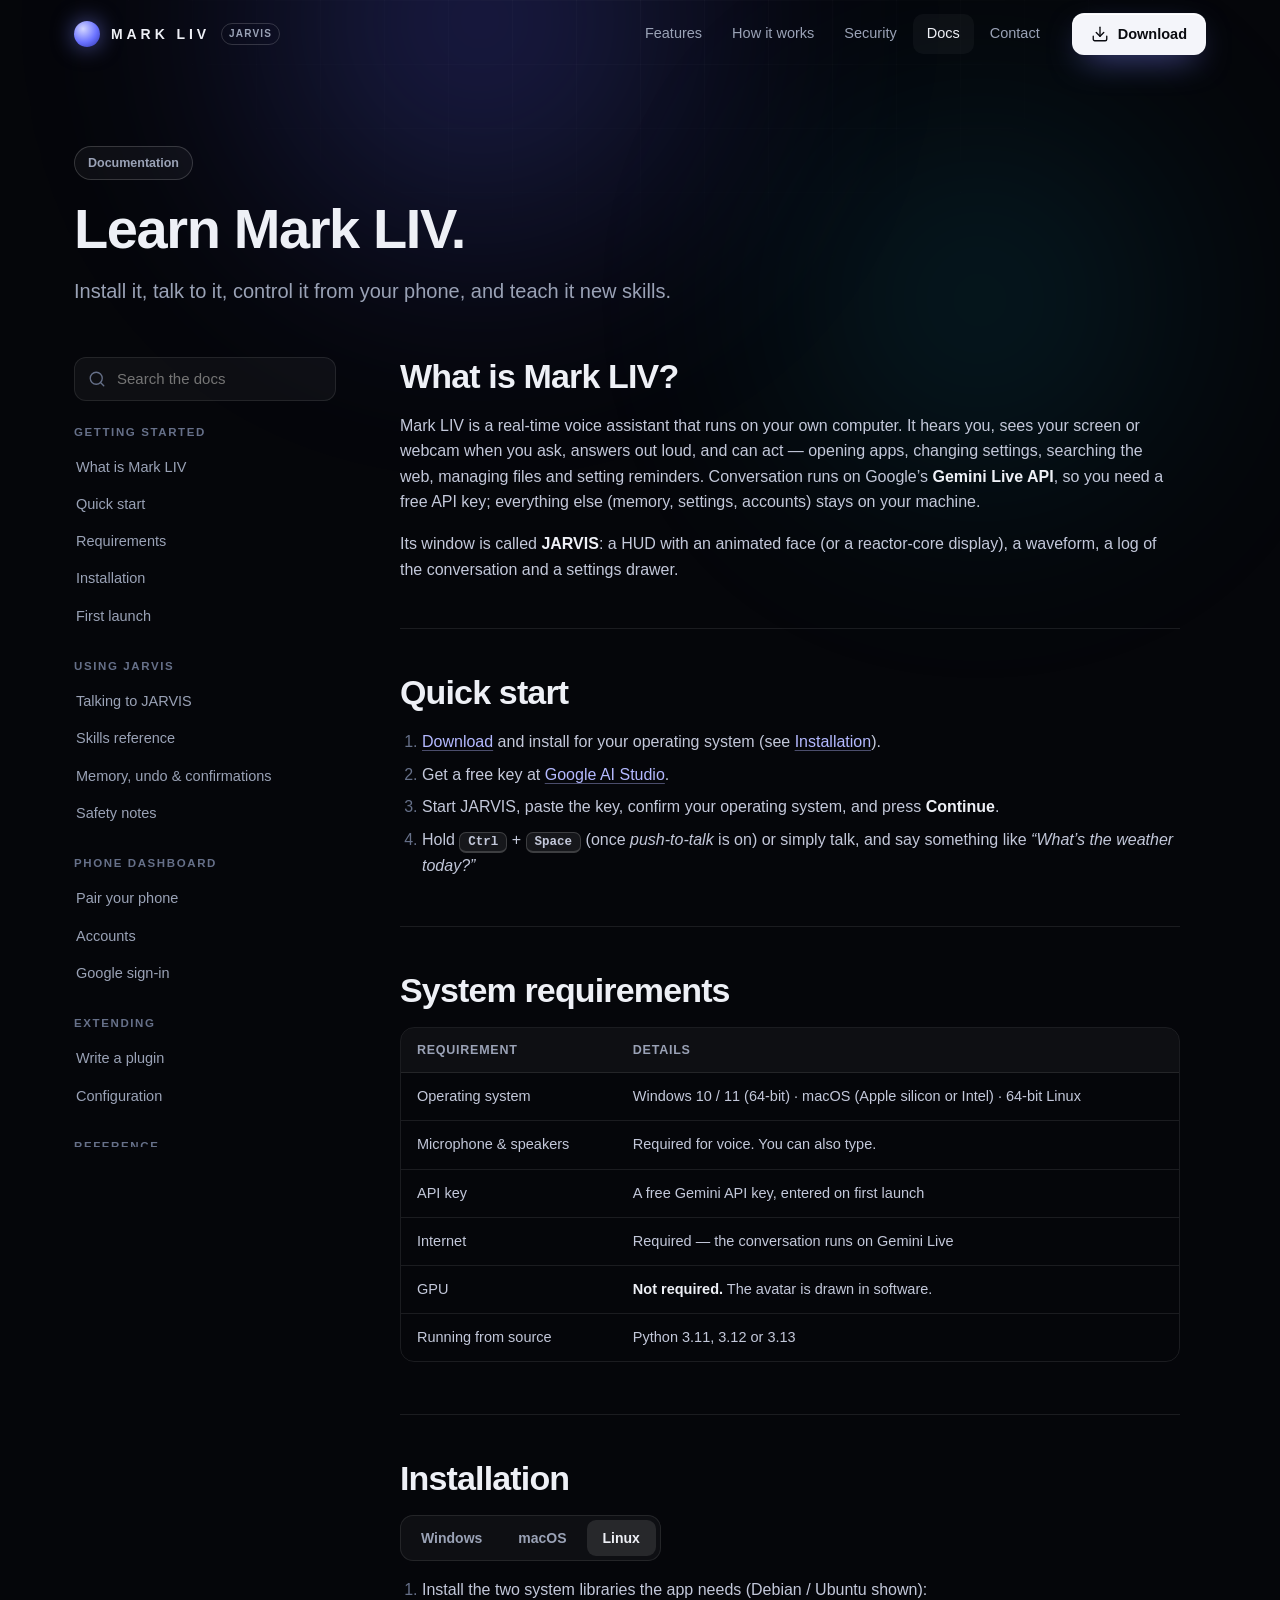
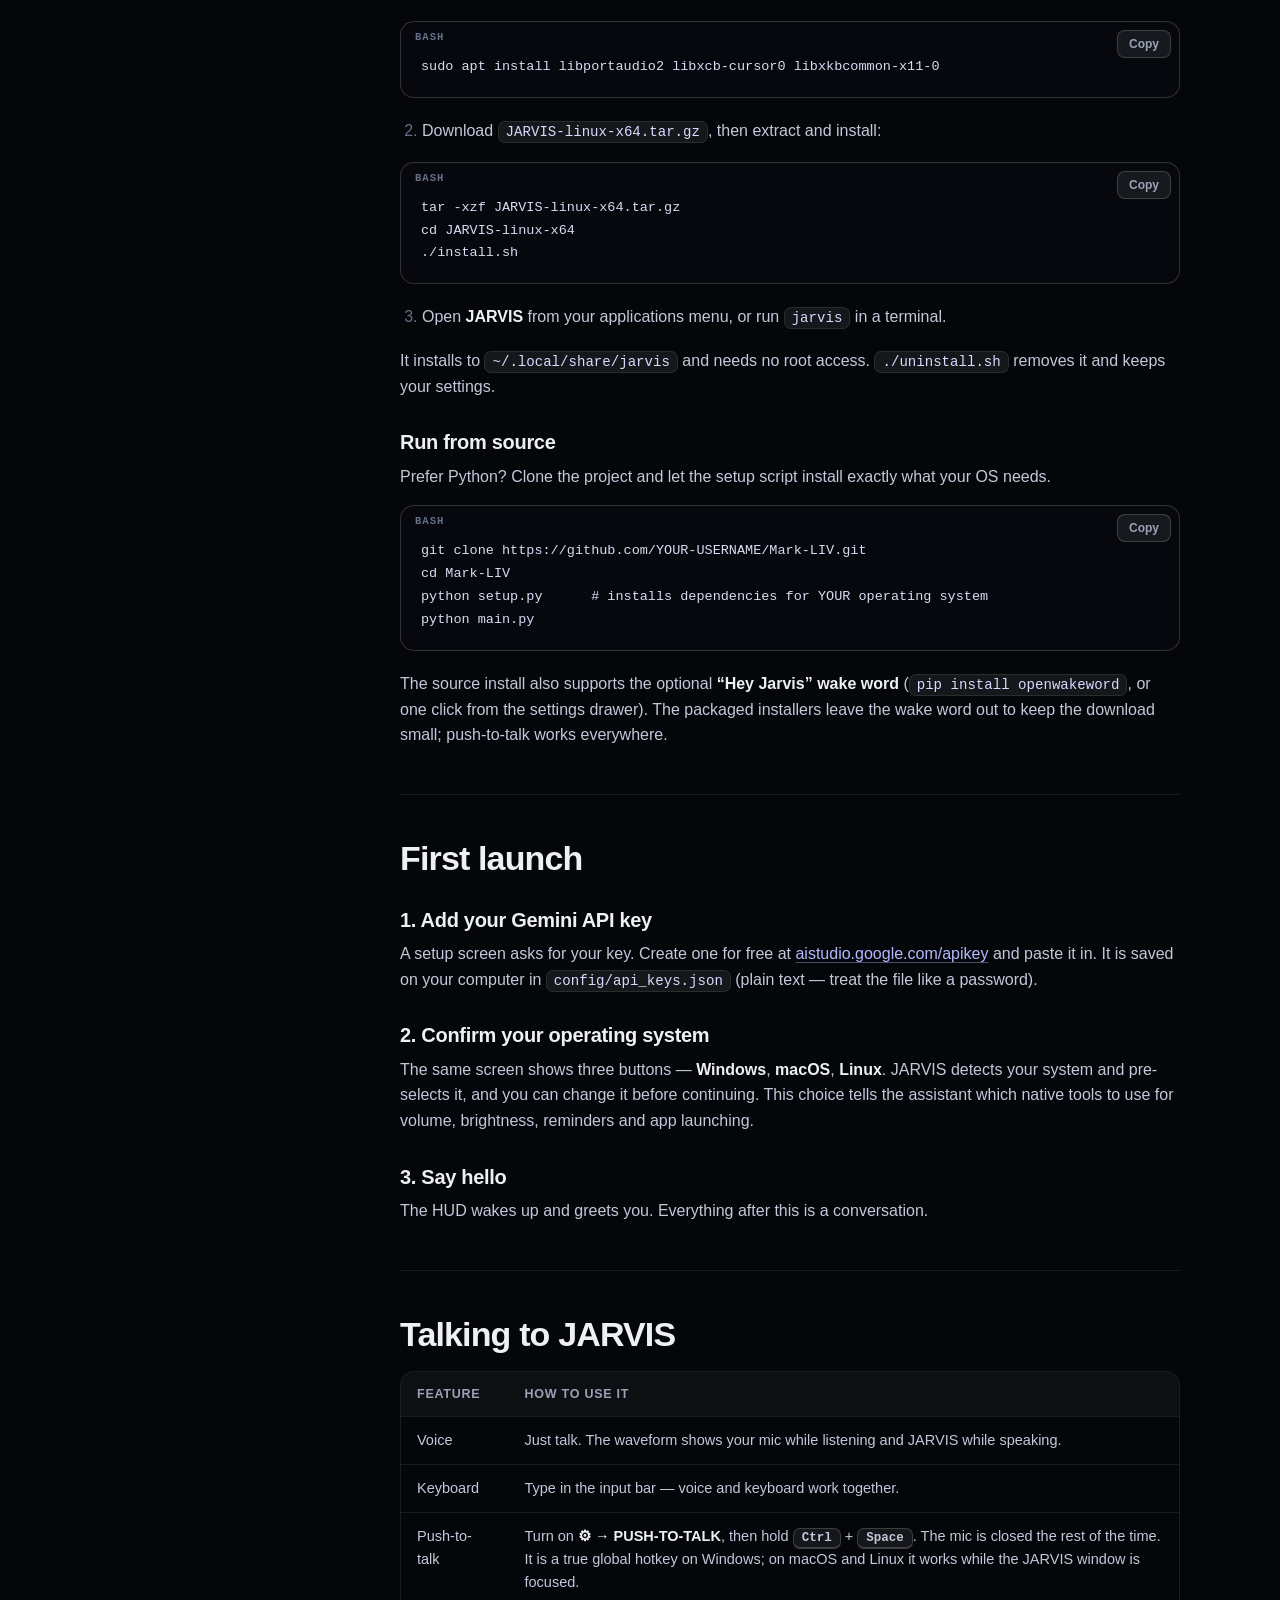
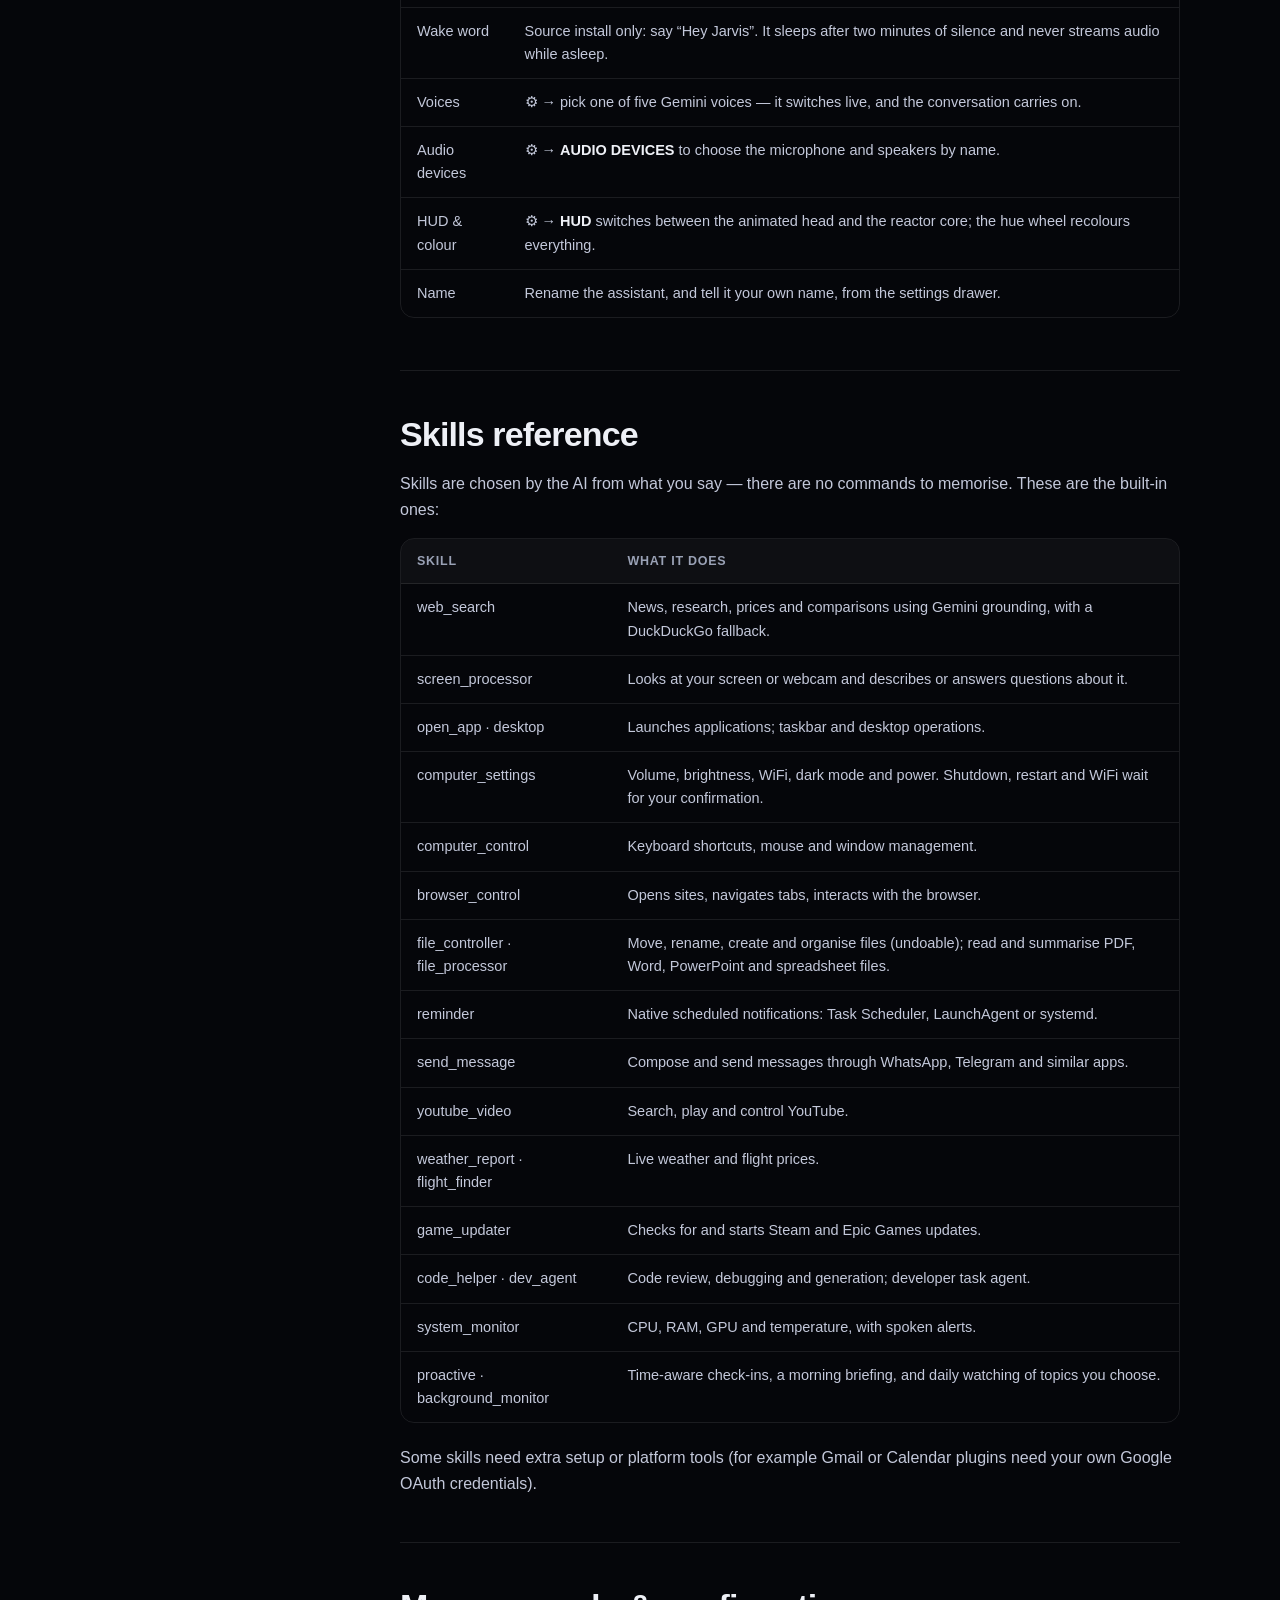
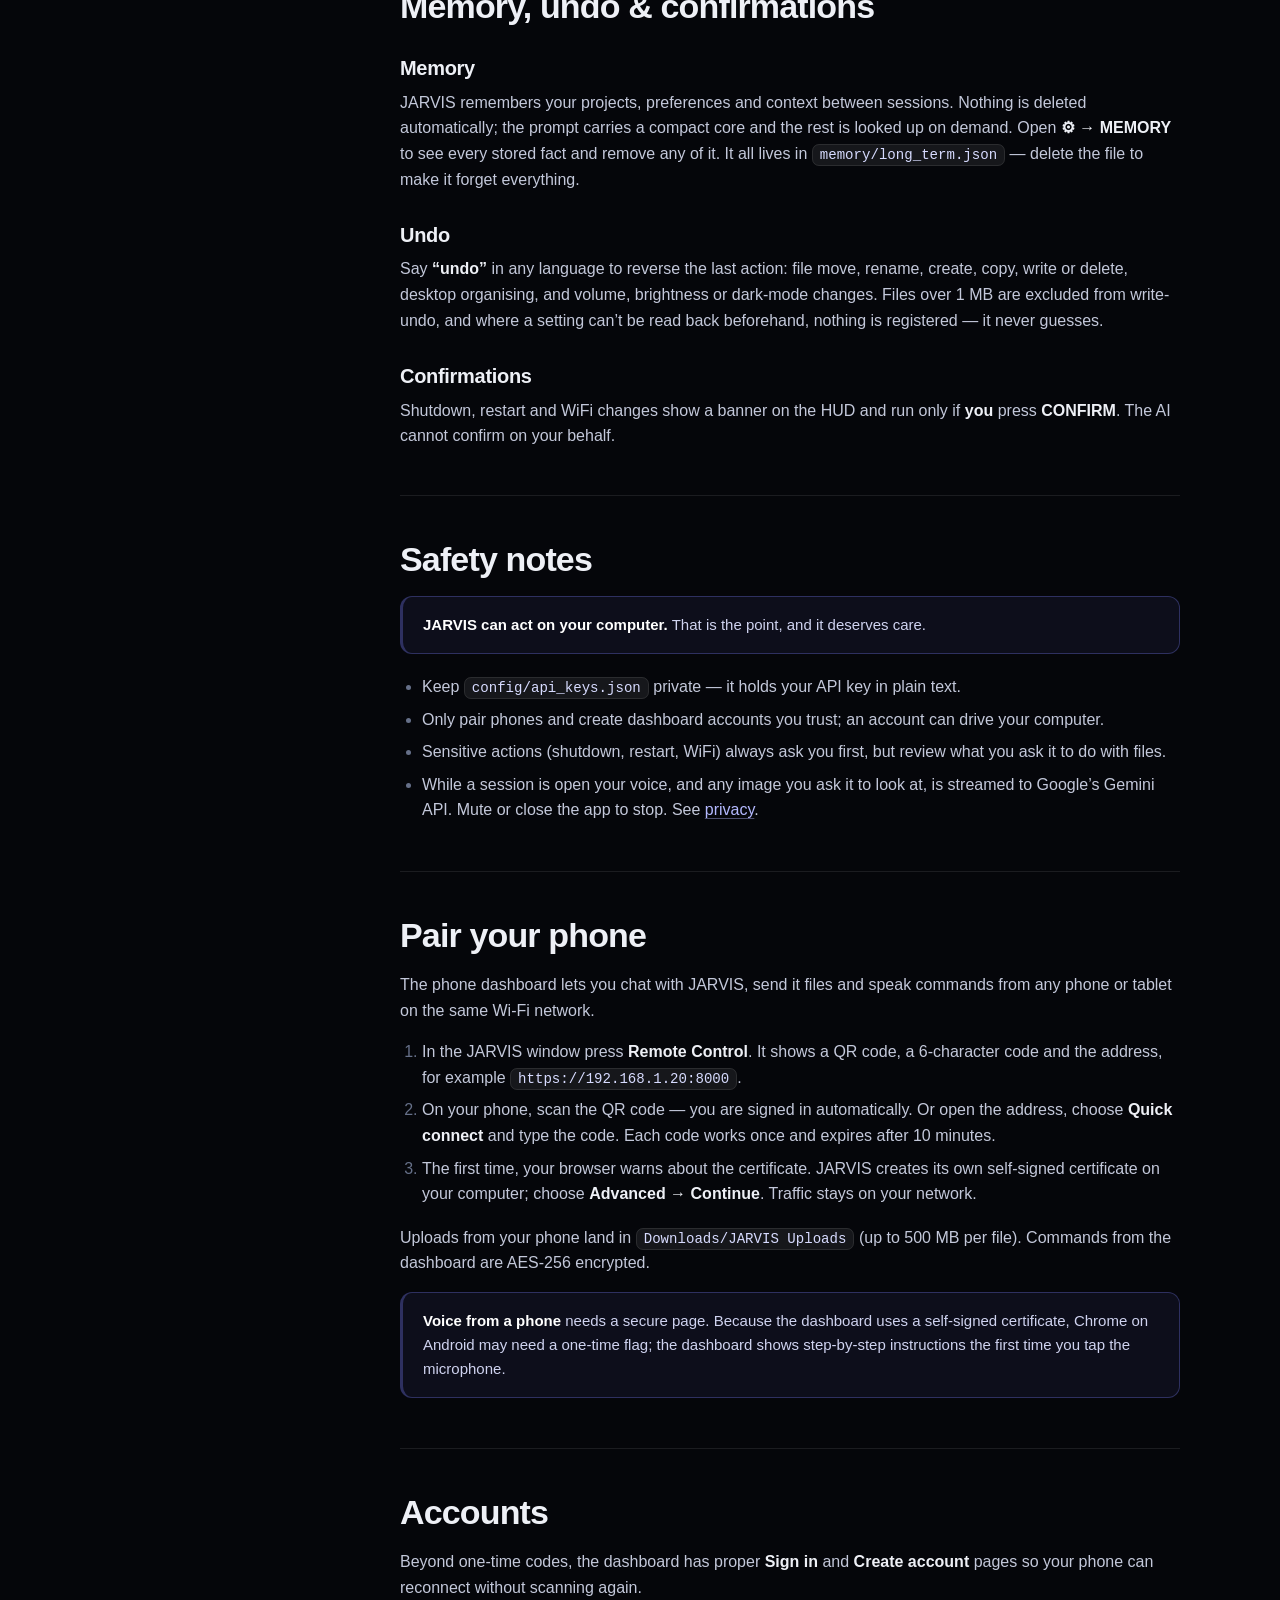
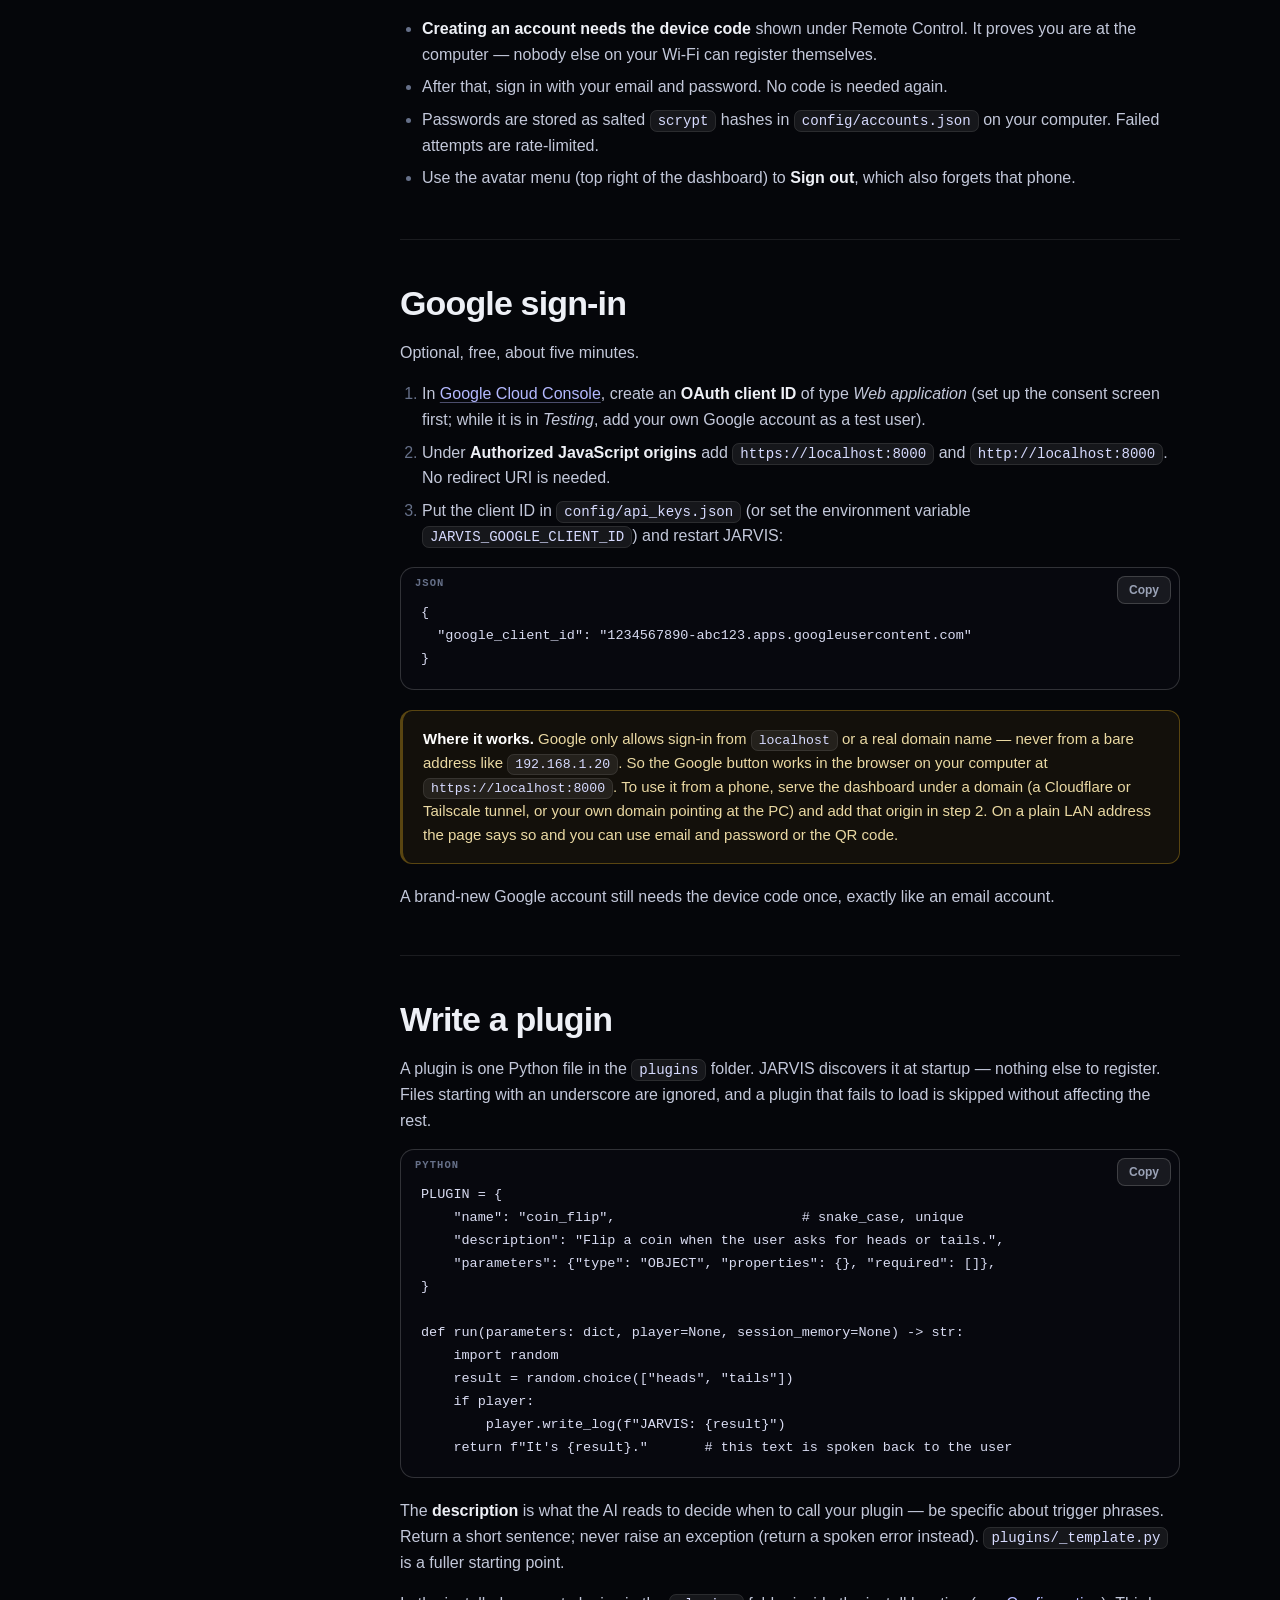
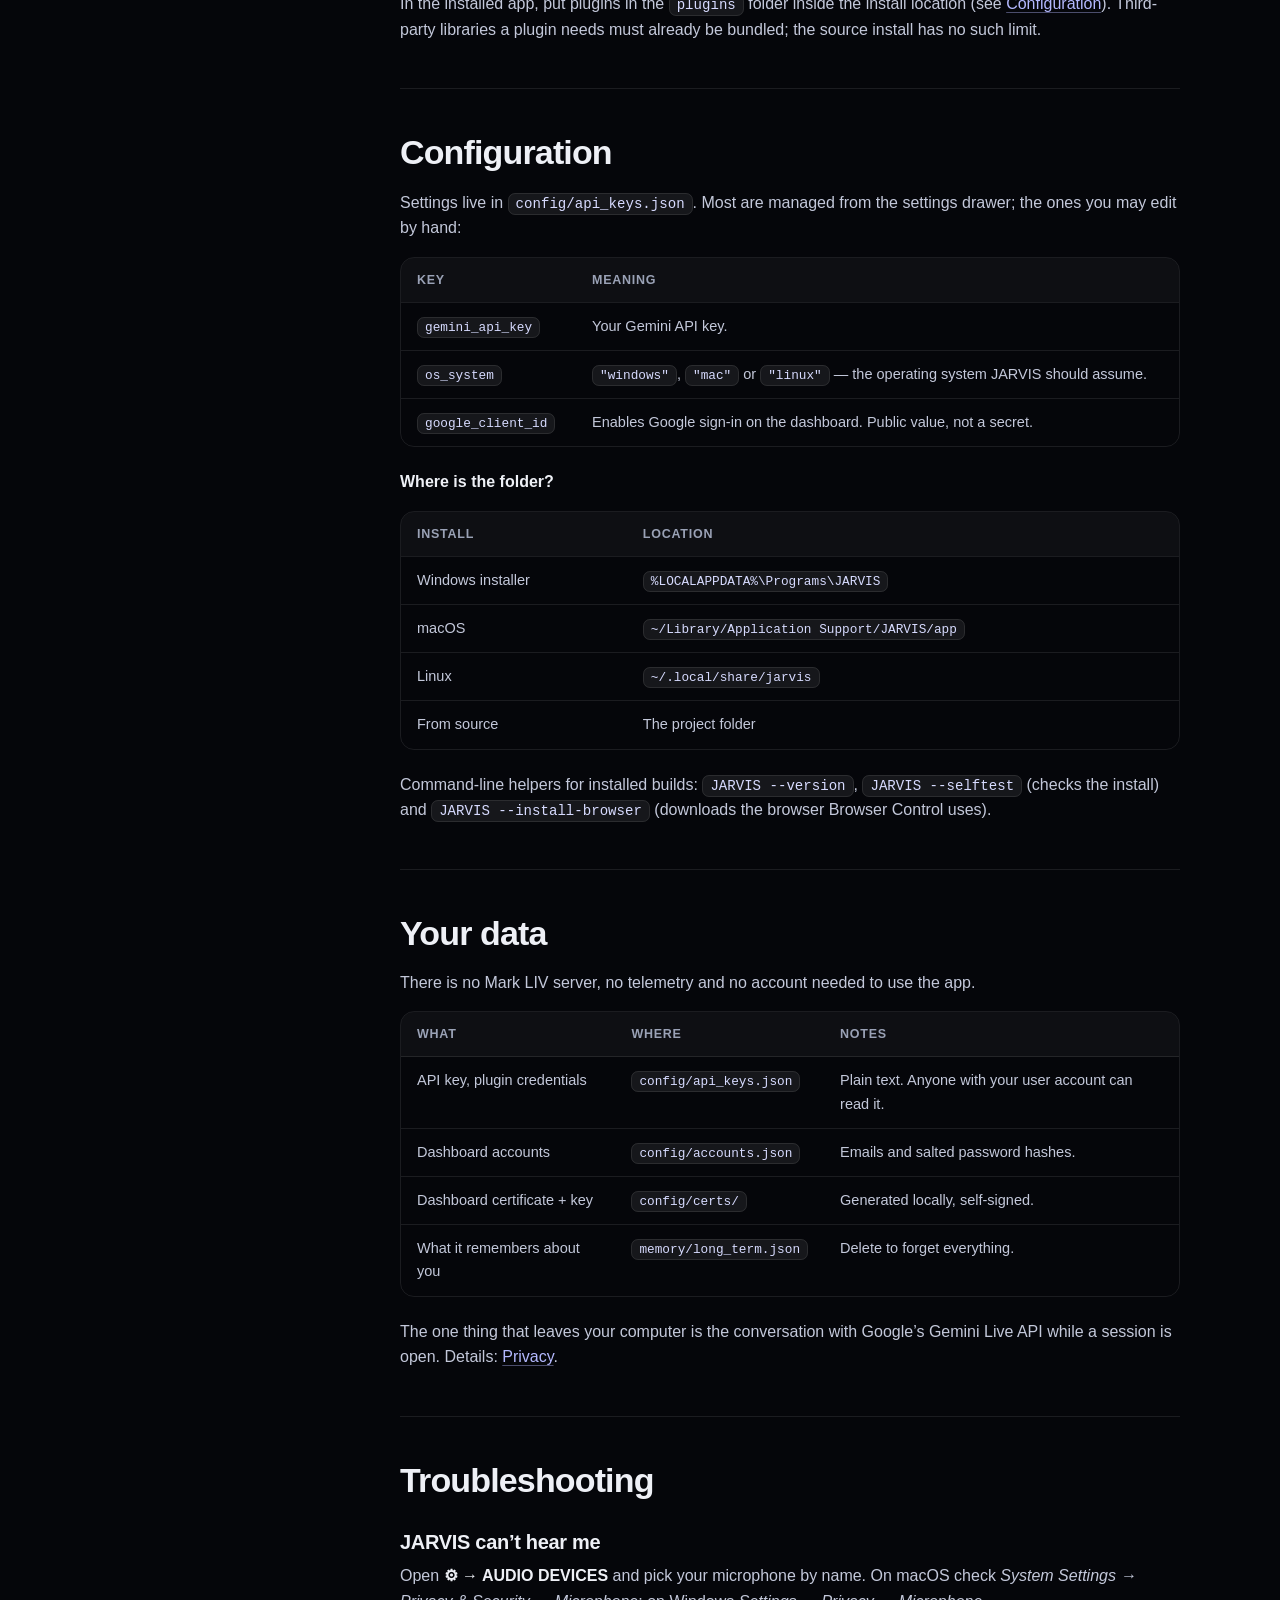
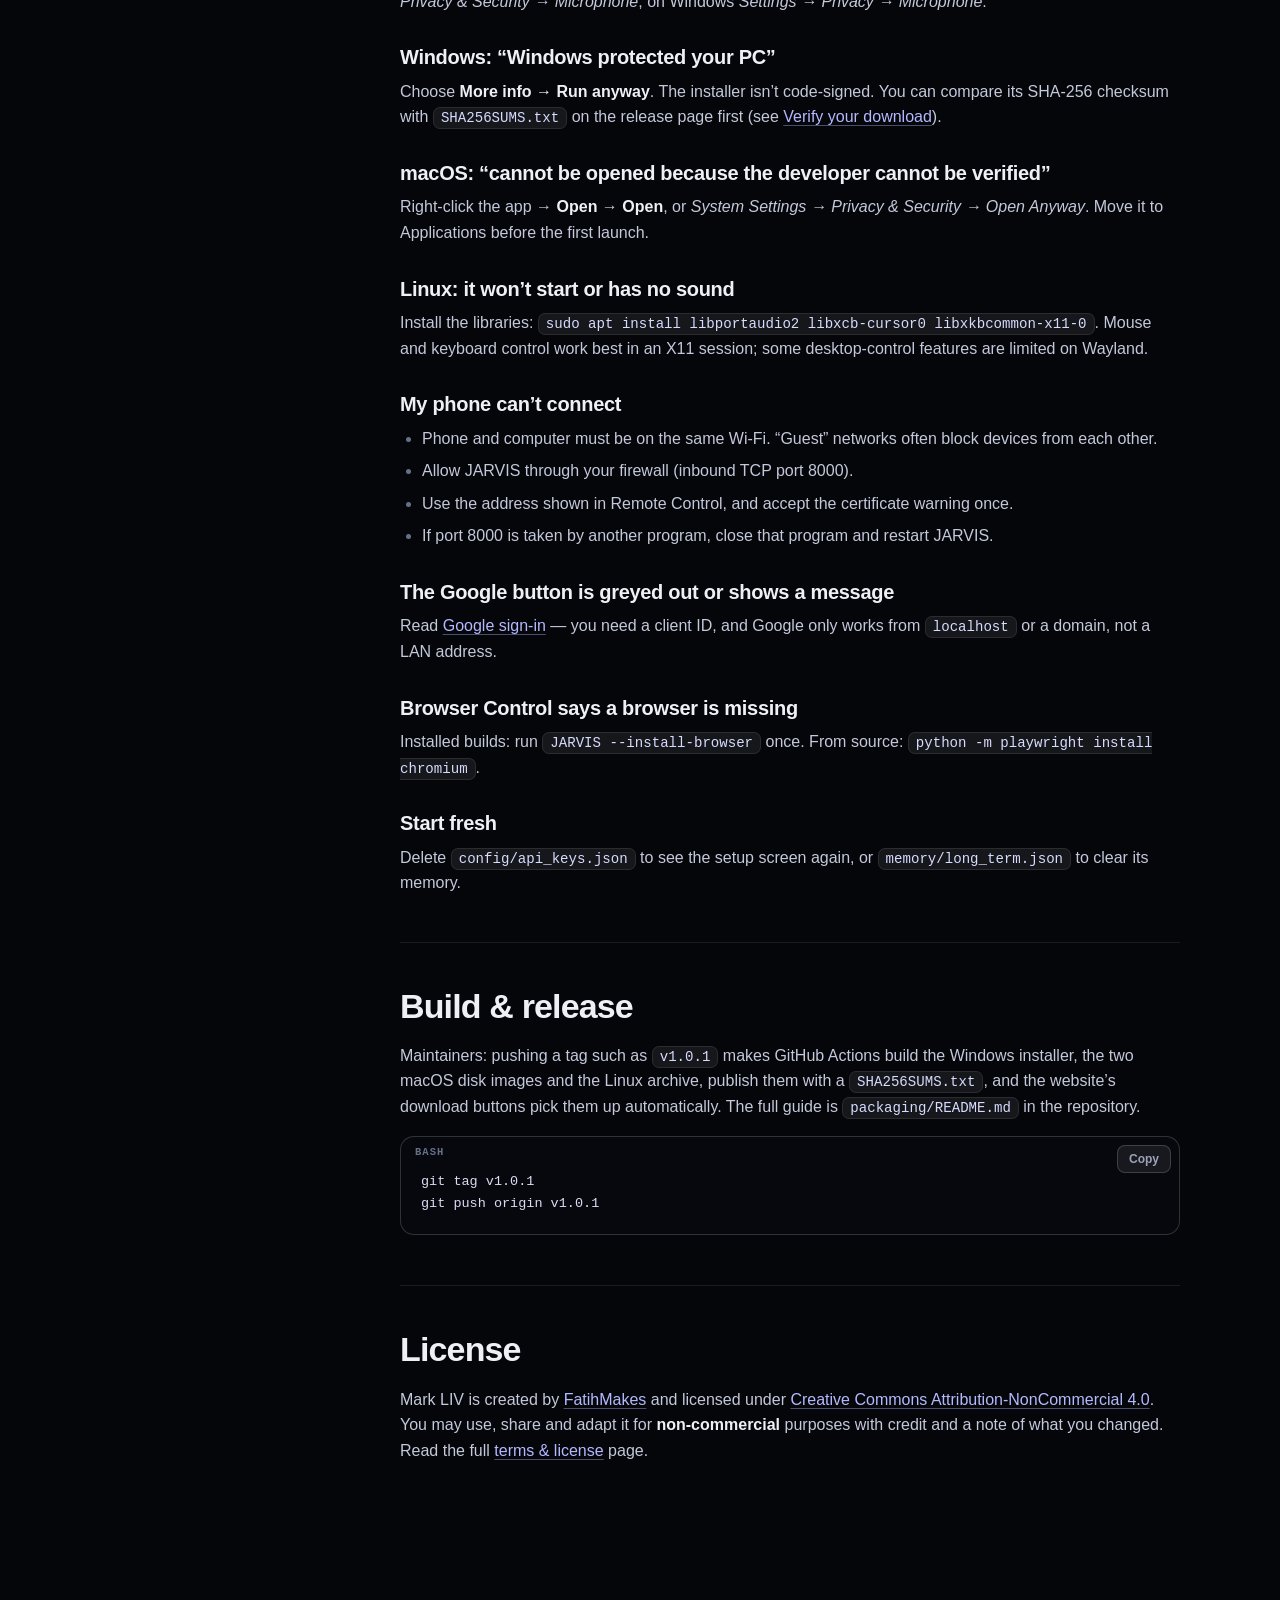
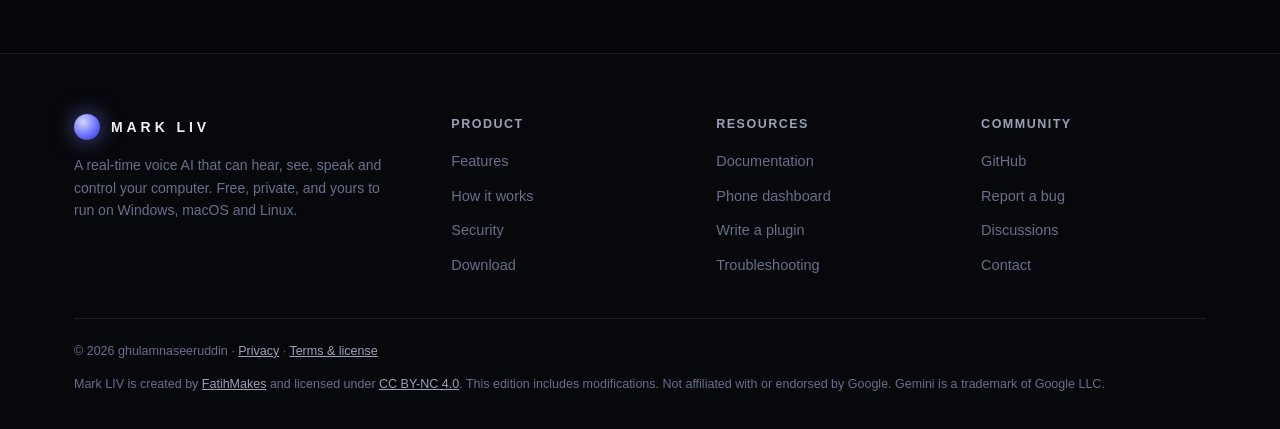
<file: website/docs.html>
<!DOCTYPE html>
<html lang="en">
<head>
  <meta charset="utf-8">
  <meta name="viewport" content="width=device-width, initial-scale=1, viewport-fit=cover">
  <title>Documentation — Mark LIV</title>
  <meta name="description" content="Install Mark LIV, set up your Gemini key, pair your phone, enable Google sign-in, write plugins and fix common problems.">
  <meta name="theme-color" content="#05060a">
  <meta name="color-scheme" content="dark">
  <link rel="canonical" href="https://example.com/docs.html">
  <link rel="icon" href="assets/img/favicon.svg" type="image/svg+xml">
  <link rel="apple-touch-icon" href="assets/img/apple-touch-icon.png">
  <link rel="manifest" href="site.webmanifest">
  <meta property="og:type" content="website">
  <meta property="og:site_name" content="Mark LIV">
  <meta property="og:title" content="Documentation — Mark LIV">
  <meta property="og:description" content="Install Mark LIV, set up your Gemini key, pair your phone, enable Google sign-in, write plugins and fix common problems.">
  <meta property="og:url" content="https://example.com/docs.html">
  <meta property="og:image" content="https://example.com/assets/img/og.png">
  <meta property="og:image:width" content="1200">
  <meta property="og:image:height" content="630">
  <meta name="twitter:card" content="summary_large_image">
  <meta name="twitter:title" content="Documentation — Mark LIV">
  <meta name="twitter:description" content="Install Mark LIV, set up your Gemini key, pair your phone, enable Google sign-in, write plugins and fix common problems.">
  <meta name="twitter:image" content="https://example.com/assets/img/og.png">
  <script src="assets/js/boot.js"></script>
  <link rel="stylesheet" href="assets/css/site.css">
</head>
<body>
<a class="skip" href="#main">Skip to content</a>
<div class="ambient" aria-hidden="true"><span class="a"></span><span class="b"></span></div>
<header class="site-header">
  <div class="container nav">
    <a class="logo" href="index.html" aria-label="Mark LIV home"><span class="orb" aria-hidden="true"></span><b>MARK LIV</b><small>JARVIS</small></a>
    <nav class="nav-links" id="nav-links" aria-label="Main">
      <a href="index.html#features">Features</a><a href="index.html#how">How it works</a><a href="index.html#security">Security</a><a href="docs.html" aria-current="page">Docs</a><a href="index.html#contact">Contact</a>
      <a class="btn btn-primary" href="download.html"><svg viewBox="0 0 24 24" fill="none" stroke="currentColor" stroke-width="1.8" stroke-linecap="round" stroke-linejoin="round" aria-hidden="true"><path d="M21 15v4a2 2 0 0 1-2 2H5a2 2 0 0 1-2-2v-4"/><polyline points="7 10 12 15 17 10"/><line x1="12" y1="15" x2="12" y2="3"/></svg>Download</a>
    </nav>
    <a class="btn btn-primary" href="download.html"><svg viewBox="0 0 24 24" fill="none" stroke="currentColor" stroke-width="1.8" stroke-linecap="round" stroke-linejoin="round" aria-hidden="true"><path d="M21 15v4a2 2 0 0 1-2 2H5a2 2 0 0 1-2-2v-4"/><polyline points="7 10 12 15 17 10"/><line x1="12" y1="15" x2="12" y2="3"/></svg>Download</a>
    <button class="nav-toggle" type="button" aria-label="Menu" aria-expanded="false" aria-controls="nav-links"><svg viewBox="0 0 24 24" fill="none" stroke="currentColor" stroke-width="1.8" stroke-linecap="round" stroke-linejoin="round" aria-hidden="true"><line x1="3" y1="12" x2="21" y2="12"/><line x1="3" y1="6" x2="21" y2="6"/><line x1="3" y1="18" x2="21" y2="18"/></svg></button>
  </div>
</header>
<main id="main">

<section class="page-hero"><div class="container">
  <span class="eyebrow">Documentation</span>
  <h1>Learn Mark LIV.</h1>
  <p class="lead">Install it, talk to it, control it from your phone, and teach it new skills.</p>
</div></section>

<div class="container docs">
<aside class="side" aria-label="Documentation menu">
  <button class="side-toggle" type="button" aria-expanded="false">Browse the docs <svg viewBox="0 0 24 24" fill="none" stroke="currentColor" stroke-width="1.8" stroke-linecap="round" stroke-linejoin="round" aria-hidden="true"><polyline points="6 9 12 15 18 9"/></svg></button>
  <div class="search"><svg viewBox="0 0 24 24" fill="none" stroke="currentColor" stroke-width="1.8" stroke-linecap="round" stroke-linejoin="round" aria-hidden="true"><circle cx="11" cy="11" r="8"/><line x1="21" y1="21" x2="16.65" y2="16.65"/></svg><input id="doc-search" type="search" placeholder="Search the docs" aria-label="Search the docs" autocomplete="off"></div>
  <div class="groups">
    <h5>Getting started</h5><ul><li><a href="#intro">What is Mark LIV</a></li><li><a href="#quick-start">Quick start</a></li><li><a href="#requirements">Requirements</a></li><li><a href="#install">Installation</a></li><li><a href="#first-launch">First launch</a></li></ul>
    <h5>Using JARVIS</h5><ul><li><a href="#using">Talking to JARVIS</a></li><li><a href="#skills">Skills reference</a></li><li><a href="#memory">Memory, undo &amp; confirmations</a></li><li><a href="#safety">Safety notes</a></li></ul>
    <h5>Phone dashboard</h5><ul><li><a href="#dashboard">Pair your phone</a></li><li><a href="#accounts">Accounts</a></li><li><a href="#google-signin">Google sign-in</a></li></ul>
    <h5>Extending</h5><ul><li><a href="#plugins">Write a plugin</a></li><li><a href="#config">Configuration</a></li></ul>
    <h5>Reference</h5><ul><li><a href="#data">Your data</a></li><li><a href="#troubleshooting">Troubleshooting</a></li><li><a href="#build">Build &amp; release</a></li><li><a href="#license">License</a></li></ul>
    <p class="empty" hidden>No sections match your search.</p>
  </div>
</aside>
<article class="prose">

<section id="intro">
  <h2>What is Mark LIV?</h2>
  <p>Mark LIV is a real-time voice assistant that runs on your own computer. It hears you, sees your screen or webcam when you ask, answers out loud, and can act &mdash; opening apps, changing settings, searching the web, managing files and setting reminders. Conversation runs on Google&rsquo;s <strong>Gemini Live API</strong>, so you need a free API key; everything else (memory, settings, accounts) stays on your machine.</p>
  <p>Its window is called <strong>JARVIS</strong>: a HUD with an animated face (or a reactor-core display), a waveform, a log of the conversation and a settings drawer.</p>
</section>

<section id="quick-start">
  <h2>Quick start</h2>
  <ol>
    <li><a href="download.html">Download</a> and install for your operating system (see <a href="#install">Installation</a>).</li>
    <li>Get a free key at <a href="https://aistudio.google.com/apikey" rel="noopener">Google AI Studio</a>.</li>
    <li>Start JARVIS, paste the key, confirm your operating system, and press <strong>Continue</strong>.</li>
    <li>Hold <kbd>Ctrl</kbd> + <kbd>Space</kbd> (once <em>push-to-talk</em> is on) or simply talk, and say something like <em>&ldquo;What&rsquo;s the weather today?&rdquo;</em></li>
  </ol>
</section>

<section id="requirements">
  <h2>System requirements</h2>
  <div class="table-wrap"><table>
    <tr><th>Requirement</th><th>Details</th></tr>
    <tr><td>Operating system</td><td>Windows 10 / 11 (64-bit) &middot; macOS (Apple silicon or Intel) &middot; 64-bit Linux</td></tr>
    <tr><td>Microphone &amp; speakers</td><td>Required for voice. You can also type.</td></tr>
    <tr><td>API key</td><td>A free Gemini API key, entered on first launch</td></tr>
    <tr><td>Internet</td><td>Required &mdash; the conversation runs on Gemini Live</td></tr>
    <tr><td>GPU</td><td><strong>Not required.</strong> The avatar is drawn in software.</td></tr>
    <tr><td>Running from source</td><td>Python 3.11, 3.12 or 3.13</td></tr>
  </table></div>
</section>

<section id="install">
  <h2>Installation</h2>
  <div class="ostabs"><div role="tablist" aria-label="Operating system"><button role="tab" id="t-windows" data-os="windows" aria-controls="p-windows" aria-selected="false">Windows</button><button role="tab" id="t-mac" data-os="mac" aria-controls="p-mac" aria-selected="false">macOS</button><button role="tab" id="t-linux" data-os="linux" aria-controls="p-linux" aria-selected="false">Linux</button></div><div role="tabpanel" id="p-windows" aria-labelledby="t-windows" hidden>
  <ol>
   <li>Download <code>JARVIS-windows-x64-setup.exe</code> from the <a href="download.html">download page</a>.</li>
   <li>Run it. If Windows SmartScreen says <em>&ldquo;Windows protected your PC&rdquo;</em>, choose <strong>More info &rarr; Run anyway</strong> (the installer isn&rsquo;t code-signed).</li>
   <li>Follow the wizard. JARVIS installs for your user account only &mdash; no administrator rights needed.</li>
   <li>Start it from the Start menu. Tick <em>Start JARVIS when I sign in</em> during setup if you want it always ready.</li>
  </ol>
  <p>To remove it, use <strong>Settings &rarr; Apps</strong>. Your settings and memory are kept in the install folder; delete <code>%LOCALAPPDATA%\Programs\JARVIS</code> afterwards to erase them.</p></div><div role="tabpanel" id="p-mac" aria-labelledby="t-mac" hidden>
  <ol>
   <li>Download the <code>.dmg</code> that matches your Mac: <strong>arm64</strong> for Apple silicon (M1 or newer), <strong>x64</strong> for Intel. Not sure? Apple menu &rarr; <em>About This Mac</em>.</li>
   <li>Open the disk image and drag <strong>JARVIS</strong> onto <strong>Applications</strong>.</li>
   <li>Open it from Applications. macOS will say it can&rsquo;t verify the developer: <strong>right-click JARVIS &rarr; Open &rarr; Open</strong>, or go to <em>System Settings &rarr; Privacy &amp; Security &rarr; Open Anyway</em>.</li>
   <li>Allow the permissions it asks for: <strong>Microphone</strong> (voice), <strong>Screen Recording</strong> (looking at your screen), <strong>Accessibility</strong> (controlling apps) and <strong>Camera</strong> (optional).</li>
  </ol>
  <div class="codeblock has-lang"><span class="lang">terminal</span><pre><code>xattr -dr com.apple.quarantine /Applications/JARVIS.app</code></pre></div>
  <p>The command above is the terminal equivalent of &ldquo;Open Anyway&rdquo;. On first launch JARVIS copies itself to <code>~/Library/Application Support/JARVIS</code>, which is where your settings and memory live &mdash; updates keep them.</p></div><div role="tabpanel" id="p-linux" aria-labelledby="t-linux" hidden>
  <ol>
   <li>Install the two system libraries the app needs (Debian / Ubuntu shown):</li>
  </ol>
  <div class="codeblock has-lang"><span class="lang">bash</span><pre><code>sudo apt install libportaudio2 libxcb-cursor0 libxkbcommon-x11-0</code></pre></div>
  <ol start="2">
   <li>Download <code>JARVIS-linux-x64.tar.gz</code>, then extract and install:</li>
  </ol>
  <div class="codeblock has-lang"><span class="lang">bash</span><pre><code>tar -xzf JARVIS-linux-x64.tar.gz
cd JARVIS-linux-x64
./install.sh</code></pre></div>
  <ol start="3">
   <li>Open <strong>JARVIS</strong> from your applications menu, or run <code>jarvis</code> in a terminal.</li>
  </ol>
  <p>It installs to <code>~/.local/share/jarvis</code> and needs no root access. <code>./uninstall.sh</code> removes it and keeps your settings.</p></div></div>
  <h3>Run from source</h3>
  <p>Prefer Python? Clone the project and let the setup script install exactly what your OS needs.</p>
  <div class="codeblock has-lang"><span class="lang">bash</span><pre><code>git clone https://github.com/YOUR-USERNAME/Mark-LIV.git
cd Mark-LIV
python setup.py      # installs dependencies for YOUR operating system
python main.py</code></pre></div>
  <p>The source install also supports the optional <strong>&ldquo;Hey Jarvis&rdquo; wake word</strong> (<code>pip install openwakeword</code>, or one click from the settings drawer). The packaged installers leave the wake word out to keep the download small; push-to-talk works everywhere.</p>
</section>

<section id="first-launch">
  <h2>First launch</h2>
  <h3>1. Add your Gemini API key</h3>
  <p>A setup screen asks for your key. Create one for free at <a href="https://aistudio.google.com/apikey" rel="noopener">aistudio.google.com/apikey</a> and paste it in. It is saved on your computer in <code>config/api_keys.json</code> (plain text &mdash; treat the file like a password).</p>
  <h3>2. Confirm your operating system</h3>
  <p>The same screen shows three buttons &mdash; <strong>Windows</strong>, <strong>macOS</strong>, <strong>Linux</strong>. JARVIS detects your system and pre-selects it, and you can change it before continuing. This choice tells the assistant which native tools to use for volume, brightness, reminders and app launching.</p>
  <h3>3. Say hello</h3>
  <p>The HUD wakes up and greets you. Everything after this is a conversation.</p>
</section>

<section id="using">
  <h2>Talking to JARVIS</h2>
  <div class="table-wrap"><table>
    <tr><th>Feature</th><th>How to use it</th></tr>
    <tr><td>Voice</td><td>Just talk. The waveform shows your mic while listening and JARVIS while speaking.</td></tr>
    <tr><td>Keyboard</td><td>Type in the input bar &mdash; voice and keyboard work together.</td></tr>
    <tr><td>Push-to-talk</td><td>Turn on <strong>&#9881; &rarr; PUSH-TO-TALK</strong>, then hold <kbd>Ctrl</kbd> + <kbd>Space</kbd>. The mic is closed the rest of the time. It is a true global hotkey on Windows; on macOS and Linux it works while the JARVIS window is focused.</td></tr>
    <tr><td>Wake word</td><td>Source install only: say &ldquo;Hey Jarvis&rdquo;. It sleeps after two minutes of silence and never streams audio while asleep.</td></tr>
    <tr><td>Voices</td><td>&#9881; &rarr; pick one of five Gemini voices &mdash; it switches live, and the conversation carries on.</td></tr>
    <tr><td>Audio devices</td><td>&#9881; &rarr; <strong>AUDIO DEVICES</strong> to choose the microphone and speakers by name.</td></tr>
    <tr><td>HUD &amp; colour</td><td>&#9881; &rarr; <strong>HUD</strong> switches between the animated head and the reactor core; the hue wheel recolours everything.</td></tr>
    <tr><td>Name</td><td>Rename the assistant, and tell it your own name, from the settings drawer.</td></tr>
  </table></div>
</section>

<section id="skills">
  <h2>Skills reference</h2>
  <p>Skills are chosen by the AI from what you say &mdash; there are no commands to memorise. These are the built-in ones:</p>
  <div class="table-wrap"><table>
    <tr><th>Skill</th><th>What it does</th></tr>
    <tr><td>web_search</td><td>News, research, prices and comparisons using Gemini grounding, with a DuckDuckGo fallback.</td></tr>
    <tr><td>screen_processor</td><td>Looks at your screen or webcam and describes or answers questions about it.</td></tr>
    <tr><td>open_app &middot; desktop</td><td>Launches applications; taskbar and desktop operations.</td></tr>
    <tr><td>computer_settings</td><td>Volume, brightness, WiFi, dark mode and power. Shutdown, restart and WiFi wait for your confirmation.</td></tr>
    <tr><td>computer_control</td><td>Keyboard shortcuts, mouse and window management.</td></tr>
    <tr><td>browser_control</td><td>Opens sites, navigates tabs, interacts with the browser.</td></tr>
    <tr><td>file_controller &middot; file_processor</td><td>Move, rename, create and organise files (undoable); read and summarise PDF, Word, PowerPoint and spreadsheet files.</td></tr>
    <tr><td>reminder</td><td>Native scheduled notifications: Task Scheduler, LaunchAgent or systemd.</td></tr>
    <tr><td>send_message</td><td>Compose and send messages through WhatsApp, Telegram and similar apps.</td></tr>
    <tr><td>youtube_video</td><td>Search, play and control YouTube.</td></tr>
    <tr><td>weather_report &middot; flight_finder</td><td>Live weather and flight prices.</td></tr>
    <tr><td>game_updater</td><td>Checks for and starts Steam and Epic Games updates.</td></tr>
    <tr><td>code_helper &middot; dev_agent</td><td>Code review, debugging and generation; developer task agent.</td></tr>
    <tr><td>system_monitor</td><td>CPU, RAM, GPU and temperature, with spoken alerts.</td></tr>
    <tr><td>proactive &middot; background_monitor</td><td>Time-aware check-ins, a morning briefing, and daily watching of topics you choose.</td></tr>
  </table></div>
  <p>Some skills need extra setup or platform tools (for example Gmail or Calendar plugins need your own Google OAuth credentials).</p>
</section>

<section id="memory">
  <h2>Memory, undo &amp; confirmations</h2>
  <h3>Memory</h3>
  <p>JARVIS remembers your projects, preferences and context between sessions. Nothing is deleted automatically; the prompt carries a compact core and the rest is looked up on demand. Open <strong>&#9881; &rarr; MEMORY</strong> to see every stored fact and remove any of it. It all lives in <code>memory/long_term.json</code> &mdash; delete the file to make it forget everything.</p>
  <h3>Undo</h3>
  <p>Say <strong>&ldquo;undo&rdquo;</strong> in any language to reverse the last action: file move, rename, create, copy, write or delete, desktop organising, and volume, brightness or dark-mode changes. Files over 1&nbsp;MB are excluded from write-undo, and where a setting can&rsquo;t be read back beforehand, nothing is registered &mdash; it never guesses.</p>
  <h3>Confirmations</h3>
  <p>Shutdown, restart and WiFi changes show a banner on the HUD and run only if <strong>you</strong> press <strong>CONFIRM</strong>. The AI cannot confirm on your behalf.</p>
</section>

<section id="safety">
  <h2>Safety notes</h2>
  <div class="callout"><p><strong>JARVIS can act on your computer.</strong> That is the point, and it deserves care.</p></div>
  <ul>
    <li>Keep <code>config/api_keys.json</code> private &mdash; it holds your API key in plain text.</li>
    <li>Only pair phones and create dashboard accounts you trust; an account can drive your computer.</li>
    <li>Sensitive actions (shutdown, restart, WiFi) always ask you first, but review what you ask it to do with files.</li>
    <li>While a session is open your voice, and any image you ask it to look at, is streamed to Google&rsquo;s Gemini API. Mute or close the app to stop. See <a href="privacy.html">privacy</a>.</li>
  </ul>
</section>

<section id="dashboard">
  <h2>Pair your phone</h2>
  <p>The phone dashboard lets you chat with JARVIS, send it files and speak commands from any phone or tablet on the same Wi-Fi network.</p>
  <ol>
    <li>In the JARVIS window press <strong>Remote Control</strong>. It shows a QR code, a 6-character code and the address, for example <code>https://192.168.1.20:8000</code>.</li>
    <li>On your phone, scan the QR code &mdash; you are signed in automatically. Or open the address, choose <strong>Quick connect</strong> and type the code. Each code works once and expires after 10 minutes.</li>
    <li>The first time, your browser warns about the certificate. JARVIS creates its own self-signed certificate on your computer; choose <strong>Advanced &rarr; Continue</strong>. Traffic stays on your network.</li>
  </ol>
  <p>Uploads from your phone land in <code>Downloads/JARVIS Uploads</code> (up to 500&nbsp;MB per file). Commands from the dashboard are AES-256 encrypted.</p>
  <div class="callout"><p><strong>Voice from a phone</strong> needs a secure page. Because the dashboard uses a self-signed certificate, Chrome on Android may need a one-time flag; the dashboard shows step-by-step instructions the first time you tap the microphone.</p></div>
</section>

<section id="accounts">
  <h2>Accounts</h2>
  <p>Beyond one-time codes, the dashboard has proper <strong>Sign in</strong> and <strong>Create account</strong> pages so your phone can reconnect without scanning again.</p>
  <ul>
    <li><strong>Creating an account needs the device code</strong> shown under Remote Control. It proves you are at the computer &mdash; nobody else on your Wi-Fi can register themselves.</li>
    <li>After that, sign in with your email and password. No code is needed again.</li>
    <li>Passwords are stored as salted <code>scrypt</code> hashes in <code>config/accounts.json</code> on your computer. Failed attempts are rate-limited.</li>
    <li>Use the avatar menu (top right of the dashboard) to <strong>Sign out</strong>, which also forgets that phone.</li>
  </ul>
</section>

<section id="google-signin">
  <h2>Google sign-in</h2>
  <p>Optional, free, about five minutes.</p>
  <ol>
    <li>In <a href="https://console.cloud.google.com/apis/credentials" rel="noopener">Google Cloud Console</a>, create an <strong>OAuth client ID</strong> of type <em>Web application</em> (set up the consent screen first; while it is in <em>Testing</em>, add your own Google account as a test user).</li>
    <li>Under <strong>Authorized JavaScript origins</strong> add <code>https://localhost:8000</code> and <code>http://localhost:8000</code>. No redirect URI is needed.</li>
    <li>Put the client ID in <code>config/api_keys.json</code> (or set the environment variable <code>JARVIS_GOOGLE_CLIENT_ID</code>) and restart JARVIS:</li>
  </ol>
  <div class="codeblock has-lang"><span class="lang">json</span><pre><code>{
  &quot;google_client_id&quot;: &quot;1234567890-abc123.apps.googleusercontent.com&quot;
}</code></pre></div>
  <div class="callout warn"><p><strong>Where it works.</strong> Google only allows sign-in from <code>localhost</code> or a real domain name &mdash; never from a bare address like <code>192.168.1.20</code>. So the Google button works in the browser on your computer at <code>https://localhost:8000</code>. To use it from a phone, serve the dashboard under a domain (a Cloudflare or Tailscale tunnel, or your own domain pointing at the PC) and add that origin in step 2. On a plain LAN address the page says so and you can use email and password or the QR code.</p></div>
  <p>A brand-new Google account still needs the device code once, exactly like an email account.</p>
</section>

<section id="plugins">
  <h2>Write a plugin</h2>
  <p>A plugin is one Python file in the <code>plugins</code> folder. JARVIS discovers it at startup &mdash; nothing else to register. Files starting with an underscore are ignored, and a plugin that fails to load is skipped without affecting the rest.</p>
  <div class="codeblock has-lang"><span class="lang">python</span><pre><code>PLUGIN = {
    &quot;name&quot;: &quot;coin_flip&quot;,                       # snake_case, unique
    &quot;description&quot;: &quot;Flip a coin when the user asks for heads or tails.&quot;,
    &quot;parameters&quot;: {&quot;type&quot;: &quot;OBJECT&quot;, &quot;properties&quot;: {}, &quot;required&quot;: []},
}

def run(parameters: dict, player=None, session_memory=None) -&gt; str:
    import random
    result = random.choice([&quot;heads&quot;, &quot;tails&quot;])
    if player:
        player.write_log(f&quot;JARVIS: {result}&quot;)
    return f&quot;It&#x27;s {result}.&quot;       # this text is spoken back to the user</code></pre></div>
  <p>The <strong>description</strong> is what the AI reads to decide when to call your plugin &mdash; be specific about trigger phrases. Return a short sentence; never raise an exception (return a spoken error instead). <code>plugins/_template.py</code> is a fuller starting point.</p>
  <p>In the installed app, put plugins in the <code>plugins</code> folder inside the install location (see <a href="#config">Configuration</a>). Third-party libraries a plugin needs must already be bundled; the source install has no such limit.</p>
</section>

<section id="config">
  <h2>Configuration</h2>
  <p>Settings live in <code>config/api_keys.json</code>. Most are managed from the settings drawer; the ones you may edit by hand:</p>
  <div class="table-wrap"><table>
    <tr><th>Key</th><th>Meaning</th></tr>
    <tr><td><code>gemini_api_key</code></td><td>Your Gemini API key.</td></tr>
    <tr><td><code>os_system</code></td><td><code>"windows"</code>, <code>"mac"</code> or <code>"linux"</code> &mdash; the operating system JARVIS should assume.</td></tr>
    <tr><td><code>google_client_id</code></td><td>Enables Google sign-in on the dashboard. Public value, not a secret.</td></tr>
  </table></div>
  <p><strong>Where is the folder?</strong></p>
  <div class="table-wrap"><table>
    <tr><th>Install</th><th>Location</th></tr>
    <tr><td>Windows installer</td><td><code>%LOCALAPPDATA%\Programs\JARVIS</code></td></tr>
    <tr><td>macOS</td><td><code>~/Library/Application Support/JARVIS/app</code></td></tr>
    <tr><td>Linux</td><td><code>~/.local/share/jarvis</code></td></tr>
    <tr><td>From source</td><td>The project folder</td></tr>
  </table></div>
  <p>Command-line helpers for installed builds: <code>JARVIS --version</code>, <code>JARVIS --selftest</code> (checks the install) and <code>JARVIS --install-browser</code> (downloads the browser Browser Control uses).</p>
</section>

<section id="data">
  <h2>Your data</h2>
  <p>There is no Mark LIV server, no telemetry and no account needed to use the app.</p>
  <div class="table-wrap"><table>
    <tr><th>What</th><th>Where</th><th>Notes</th></tr>
    <tr><td>API key, plugin credentials</td><td><code>config/api_keys.json</code></td><td>Plain text. Anyone with your user account can read it.</td></tr>
    <tr><td>Dashboard accounts</td><td><code>config/accounts.json</code></td><td>Emails and salted password hashes.</td></tr>
    <tr><td>Dashboard certificate + key</td><td><code>config/certs/</code></td><td>Generated locally, self-signed.</td></tr>
    <tr><td>What it remembers about you</td><td><code>memory/long_term.json</code></td><td>Delete to forget everything.</td></tr>
  </table></div>
  <p>The one thing that leaves your computer is the conversation with Google&rsquo;s Gemini Live API while a session is open. Details: <a href="privacy.html">Privacy</a>.</p>
</section>

<section id="troubleshooting">
  <h2>Troubleshooting</h2>
  <h3>JARVIS can&rsquo;t hear me</h3>
  <p>Open <strong>&#9881; &rarr; AUDIO DEVICES</strong> and pick your microphone by name. On macOS check <em>System Settings &rarr; Privacy &amp; Security &rarr; Microphone</em>; on Windows <em>Settings &rarr; Privacy &rarr; Microphone</em>.</p>
  <h3>Windows: &ldquo;Windows protected your PC&rdquo;</h3>
  <p>Choose <strong>More info &rarr; Run anyway</strong>. The installer isn&rsquo;t code-signed. You can compare its SHA-256 checksum with <code>SHA256SUMS.txt</code> on the release page first (see <a href="download.html#verify">Verify your download</a>).</p>
  <h3>macOS: &ldquo;cannot be opened because the developer cannot be verified&rdquo;</h3>
  <p>Right-click the app &rarr; <strong>Open</strong> &rarr; <strong>Open</strong>, or <em>System Settings &rarr; Privacy &amp; Security &rarr; Open Anyway</em>. Move it to Applications before the first launch.</p>
  <h3>Linux: it won&rsquo;t start or has no sound</h3>
  <p>Install the libraries: <code>sudo apt install libportaudio2 libxcb-cursor0 libxkbcommon-x11-0</code>. Mouse and keyboard control work best in an X11 session; some desktop-control features are limited on Wayland.</p>
  <h3>My phone can&rsquo;t connect</h3>
  <ul>
    <li>Phone and computer must be on the same Wi-Fi. &ldquo;Guest&rdquo; networks often block devices from each other.</li>
    <li>Allow JARVIS through your firewall (inbound TCP port 8000).</li>
    <li>Use the address shown in Remote Control, and accept the certificate warning once.</li>
    <li>If port 8000 is taken by another program, close that program and restart JARVIS.</li>
  </ul>
  <h3>The Google button is greyed out or shows a message</h3>
  <p>Read <a href="#google-signin">Google sign-in</a> &mdash; you need a client ID, and Google only works from <code>localhost</code> or a domain, not a LAN address.</p>
  <h3>Browser Control says a browser is missing</h3>
  <p>Installed builds: run <code>JARVIS --install-browser</code> once. From source: <code>python -m playwright install chromium</code>.</p>
  <h3>Start fresh</h3>
  <p>Delete <code>config/api_keys.json</code> to see the setup screen again, or <code>memory/long_term.json</code> to clear its memory.</p>
</section>

<section id="build">
  <h2>Build &amp; release</h2>
  <p>Maintainers: pushing a tag such as <code>v1.0.1</code> makes GitHub Actions build the Windows installer, the two macOS disk images and the Linux archive, publish them with a <code>SHA256SUMS.txt</code>, and the website&rsquo;s download buttons pick them up automatically. The full guide is <code>packaging/README.md</code> in the repository.</p>
  <div class="codeblock has-lang"><span class="lang">bash</span><pre><code>git tag v1.0.1
git push origin v1.0.1</code></pre></div>
</section>

<section id="license">
  <h2>License</h2>
  <p>Mark LIV is created by <a href="https://www.youtube.com/@FatihMakes" rel="noopener">FatihMakes</a> and licensed under <a href="https://creativecommons.org/licenses/by-nc/4.0/" rel="noopener">Creative Commons Attribution-NonCommercial 4.0</a>. You may use, share and adapt it for <strong>non-commercial</strong> purposes with credit and a note of what you changed. Read the full <a href="terms.html">terms &amp; license</a> page.</p>
</section>

</article>
</div>

</main>
<footer class="site-footer">
  <div class="container">
    <div class="foot-grid">
      <div>
        <a class="logo" href="index.html"><span class="orb" aria-hidden="true"></span><b>MARK LIV</b></a>
        <p>A real-time voice AI that can hear, see, speak and control your computer. Free, private, and yours to run on Windows, macOS and Linux.</p>
      </div>
      <div><h4>Product</h4><ul>
        <li><a href="index.html#features">Features</a></li><li><a href="index.html#how">How it works</a></li>
        <li><a href="index.html#security">Security</a></li><li><a href="download.html">Download</a></li></ul></div>
      <div><h4>Resources</h4><ul>
        <li><a href="docs.html">Documentation</a></li><li><a href="docs.html#dashboard">Phone dashboard</a></li>
        <li><a href="docs.html#plugins">Write a plugin</a></li><li><a href="docs.html#troubleshooting">Troubleshooting</a></li></ul></div>
      <div><h4>Community</h4><ul>
        <li><a data-repo href="#" rel="noopener">GitHub</a></li><li><a data-issues href="#" rel="noopener">Report a bug</a></li>
        <li><a data-discussions href="#" rel="noopener">Discussions</a></li><li><a href="index.html#contact">Contact</a></li></ul></div>
    </div>
    <div class="foot-legal">
      <span>&copy; <span data-year>2026</span> <span data-owner>Your Name</span> &middot; <a href="privacy.html">Privacy</a> &middot; <a href="terms.html">Terms &amp; license</a></span>
      <span>Mark LIV is created by <a href="https://www.youtube.com/@FatihMakes" rel="noopener">FatihMakes</a> and licensed under <a href="https://creativecommons.org/licenses/by-nc/4.0/" rel="noopener">CC BY-NC 4.0</a>. This edition includes modifications. Not affiliated with or endorsed by Google. Gemini is a trademark of Google LLC.</span>
    </div>
  </div>
</footer>
<script src="assets/js/config.js"></script>
<script src="assets/js/site.js" defer></script>
</body>
</html>
</file>
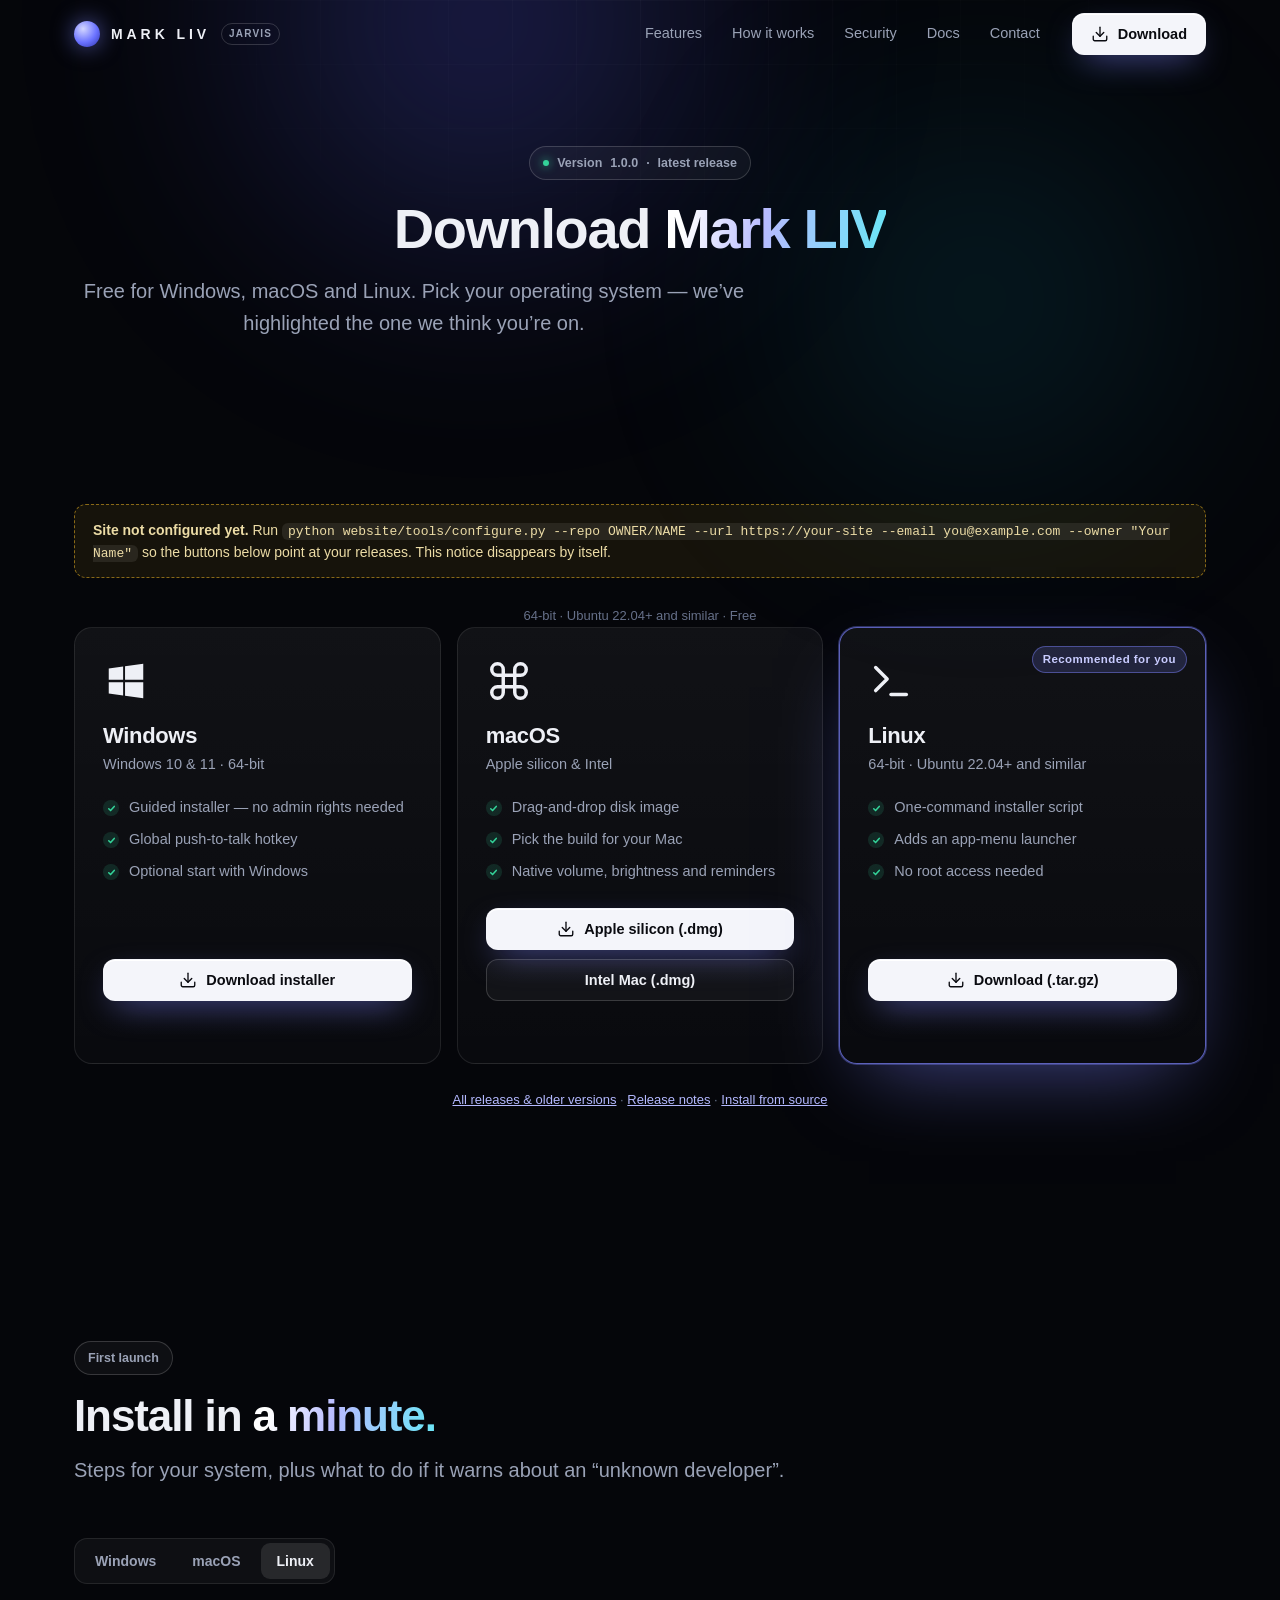
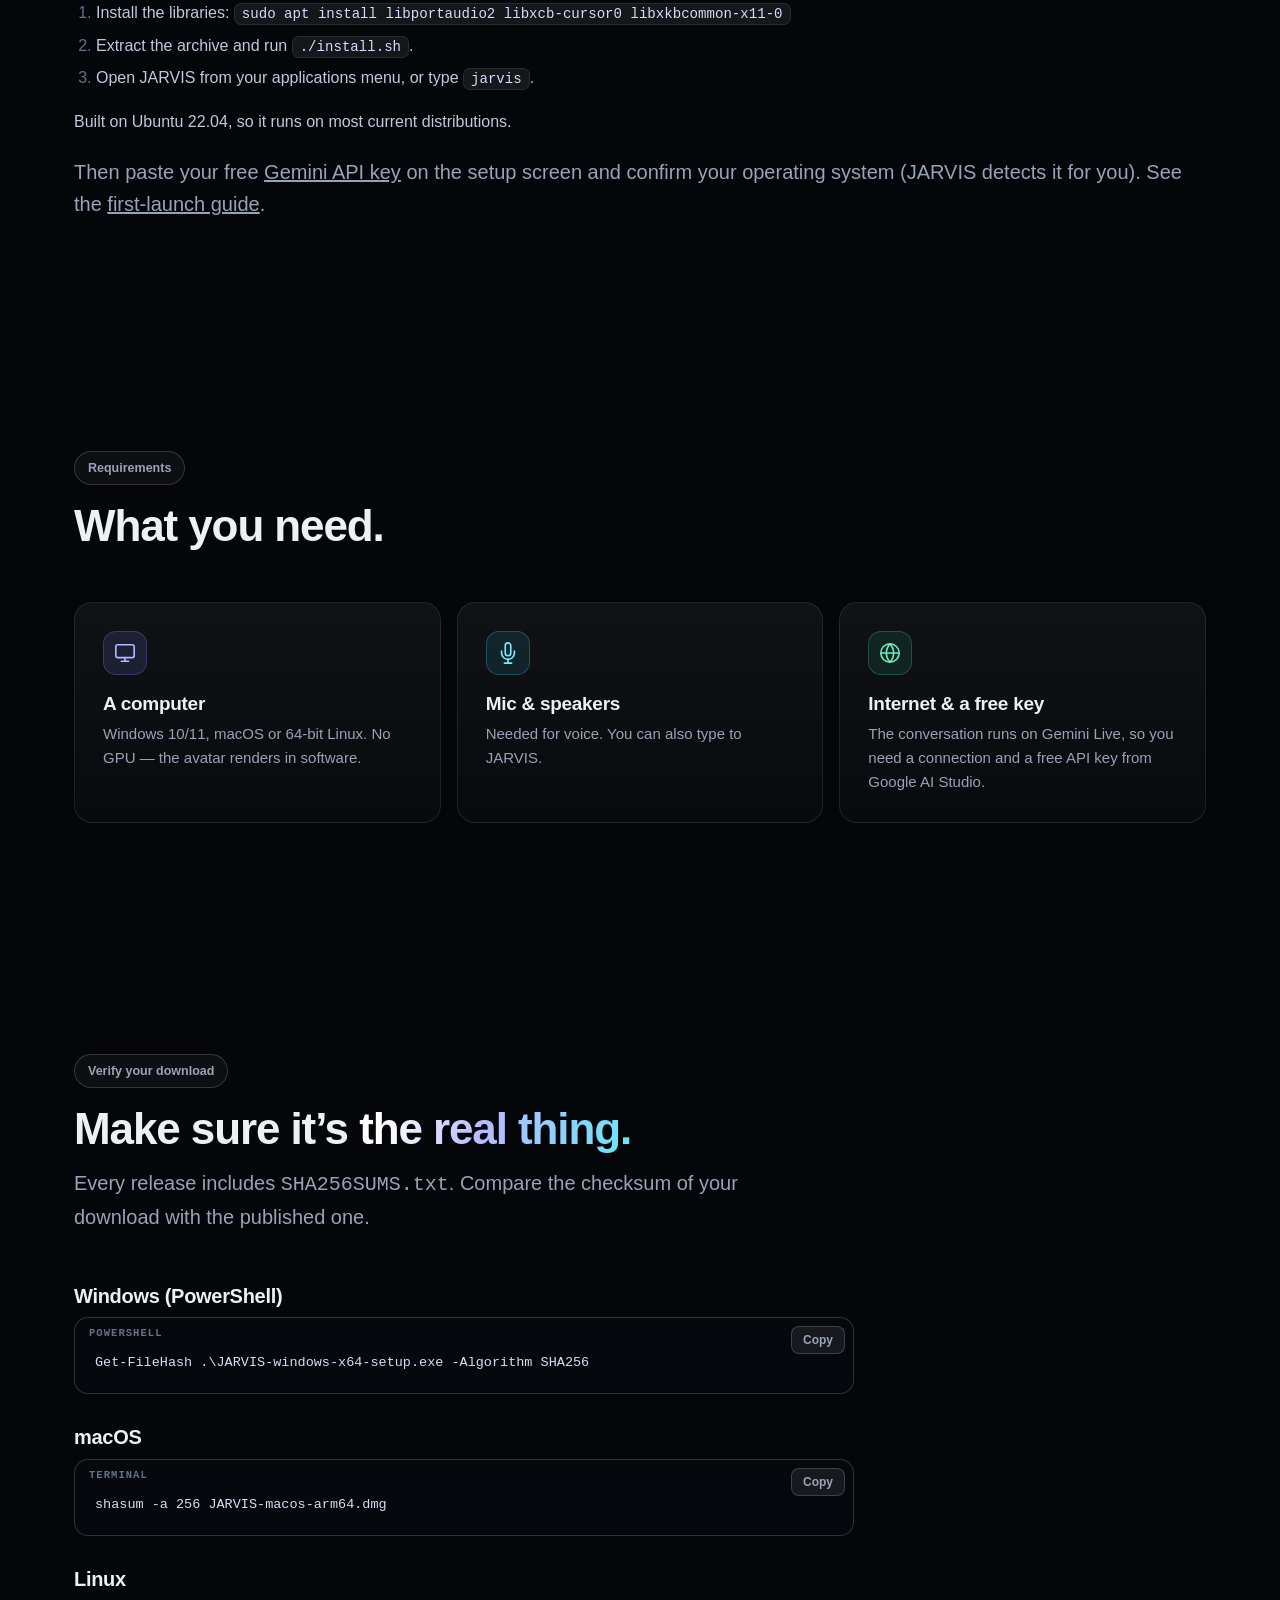
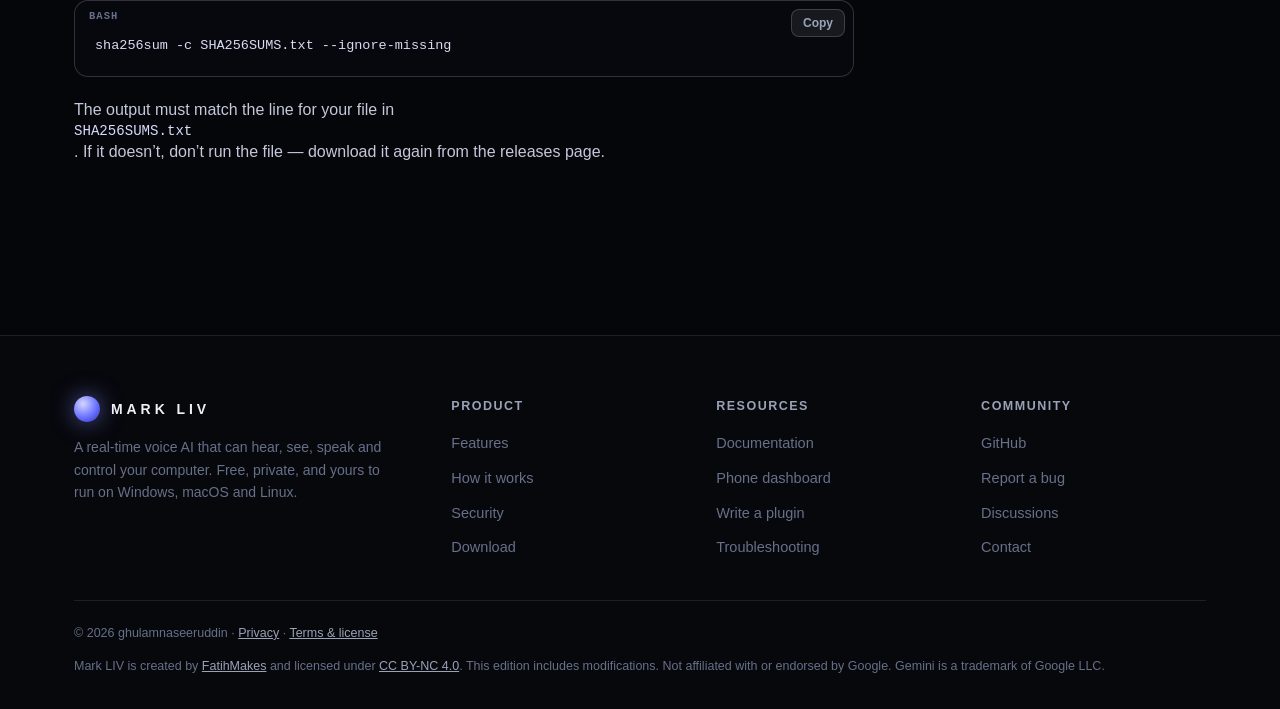
<file: website/download.html>
<!DOCTYPE html>
<html lang="en">
<head>
  <meta charset="utf-8">
  <meta name="viewport" content="width=device-width, initial-scale=1, viewport-fit=cover">
  <title>Download Mark LIV — Windows, macOS & Linux</title>
  <meta name="description" content="Download Mark LIV for Windows, macOS (Apple silicon and Intel) or Linux. Free installers with checksums and first-launch help.">
  <meta name="theme-color" content="#05060a">
  <meta name="color-scheme" content="dark">
  <link rel="canonical" href="https://example.com/download.html">
  <link rel="icon" href="assets/img/favicon.svg" type="image/svg+xml">
  <link rel="apple-touch-icon" href="assets/img/apple-touch-icon.png">
  <link rel="manifest" href="site.webmanifest">
  <meta property="og:type" content="website">
  <meta property="og:site_name" content="Mark LIV">
  <meta property="og:title" content="Download Mark LIV — Windows, macOS & Linux">
  <meta property="og:description" content="Download Mark LIV for Windows, macOS (Apple silicon and Intel) or Linux. Free installers with checksums and first-launch help.">
  <meta property="og:url" content="https://example.com/download.html">
  <meta property="og:image" content="https://example.com/assets/img/og.png">
  <meta property="og:image:width" content="1200">
  <meta property="og:image:height" content="630">
  <meta name="twitter:card" content="summary_large_image">
  <meta name="twitter:title" content="Download Mark LIV — Windows, macOS & Linux">
  <meta name="twitter:description" content="Download Mark LIV for Windows, macOS (Apple silicon and Intel) or Linux. Free installers with checksums and first-launch help.">
  <meta name="twitter:image" content="https://example.com/assets/img/og.png">
  <script src="assets/js/boot.js"></script>
  <link rel="stylesheet" href="assets/css/site.css">
</head>
<body>
<a class="skip" href="#main">Skip to content</a>
<div class="ambient" aria-hidden="true"><span class="a"></span><span class="b"></span></div>
<header class="site-header">
  <div class="container nav">
    <a class="logo" href="index.html" aria-label="Mark LIV home"><span class="orb" aria-hidden="true"></span><b>MARK LIV</b><small>JARVIS</small></a>
    <nav class="nav-links" id="nav-links" aria-label="Main">
      <a href="index.html#features">Features</a><a href="index.html#how">How it works</a><a href="index.html#security">Security</a><a href="docs.html">Docs</a><a href="index.html#contact">Contact</a>
      <a class="btn btn-primary" href="download.html"><svg viewBox="0 0 24 24" fill="none" stroke="currentColor" stroke-width="1.8" stroke-linecap="round" stroke-linejoin="round" aria-hidden="true"><path d="M21 15v4a2 2 0 0 1-2 2H5a2 2 0 0 1-2-2v-4"/><polyline points="7 10 12 15 17 10"/><line x1="12" y1="15" x2="12" y2="3"/></svg>Download</a>
    </nav>
    <a class="btn btn-primary" href="download.html"><svg viewBox="0 0 24 24" fill="none" stroke="currentColor" stroke-width="1.8" stroke-linecap="round" stroke-linejoin="round" aria-hidden="true"><path d="M21 15v4a2 2 0 0 1-2 2H5a2 2 0 0 1-2-2v-4"/><polyline points="7 10 12 15 17 10"/><line x1="12" y1="15" x2="12" y2="3"/></svg>Download</a>
    <button class="nav-toggle" type="button" aria-label="Menu" aria-expanded="false" aria-controls="nav-links"><svg viewBox="0 0 24 24" fill="none" stroke="currentColor" stroke-width="1.8" stroke-linecap="round" stroke-linejoin="round" aria-hidden="true"><line x1="3" y1="12" x2="21" y2="12"/><line x1="3" y1="6" x2="21" y2="6"/><line x1="3" y1="18" x2="21" y2="18"/></svg></button>
  </div>
</header>
<main id="main">

<section class="page-hero dl-hero"><div class="container">
  <span class="eyebrow"><i></i>Version <span data-version>1.0.0</span> &middot; <span data-release-date>latest release</span></span>
  <h1>Download <span class="grad">Mark LIV</span></h1>
  <p class="lead">Free for Windows, macOS and Linux. Pick your operating system &mdash; we&rsquo;ve highlighted the one we think you&rsquo;re on.</p>
</div></section>

<section class="section dl-sec"><div class="container">
  <div class="banner" data-config-banner hidden><strong>Site not configured yet.</strong> Run <code>python website/tools/configure.py --repo OWNER/NAME --url https://your-site --email you@example.com --owner "Your Name"</code> so the buttons below point at your releases. This notice disappears by itself.</div>
  <p class="dl-note center-note" data-os-note></p>
  <div class="os-grid">
    <div class="os reveal" data-os="windows"><span class="badge" hidden>Recommended for you</span><svg class="os-logo" viewBox="0 0 24 24" fill="currentColor" aria-hidden="true"><path d="M3 5.5 10.5 4.4v7H3zM11.5 4.3 21 3v8.4h-9.5zM3 12.6h7.5v7L3 18.5zM11.5 12.6H21V21l-9.5-1.3z"/></svg><h3>Windows</h3><p class="sub">Windows 10 &amp; 11 &middot; 64-bit</p><ul><li>Guided installer &mdash; no admin rights needed</li><li>Global push-to-talk hotkey</li><li>Optional start with Windows</li></ul><div class="actions"><a class="btn btn-primary" data-dl="windows" href="#"><svg viewBox="0 0 24 24" fill="none" stroke="currentColor" stroke-width="1.8" stroke-linecap="round" stroke-linejoin="round" aria-hidden="true"><path d="M21 15v4a2 2 0 0 1-2 2H5a2 2 0 0 1-2-2v-4"/><polyline points="7 10 12 15 17 10"/><line x1="12" y1="15" x2="12" y2="3"/></svg>Download installer</a></div><p class="meta"><span data-size="windows">&nbsp;</span></p></div>
    <div class="os reveal" data-os="mac"><span class="badge" hidden>Recommended for you</span><svg class="os-logo" viewBox="0 0 24 24" fill="none" stroke="currentColor" stroke-width="1.8" stroke-linecap="round" stroke-linejoin="round" aria-hidden="true"><path d="M18 3a3 3 0 0 0-3 3v12a3 3 0 0 0 3 3 3 3 0 0 0 3-3 3 3 0 0 0-3-3H6a3 3 0 0 0-3 3 3 3 0 0 0 3 3 3 3 0 0 0 3-3V6a3 3 0 0 0-3-3 3 3 0 0 0-3 3 3 3 0 0 0 3 3h12a3 3 0 0 0 3-3 3 3 0 0 0-3-3z"/></svg><h3>macOS</h3><p class="sub">Apple silicon &amp; Intel</p><ul><li>Drag-and-drop disk image</li><li>Pick the build for your Mac</li><li>Native volume, brightness and reminders</li></ul><div class="actions"><a class="btn btn-primary" data-dl="mac-arm" href="#"><svg viewBox="0 0 24 24" fill="none" stroke="currentColor" stroke-width="1.8" stroke-linecap="round" stroke-linejoin="round" aria-hidden="true"><path d="M21 15v4a2 2 0 0 1-2 2H5a2 2 0 0 1-2-2v-4"/><polyline points="7 10 12 15 17 10"/><line x1="12" y1="15" x2="12" y2="3"/></svg>Apple silicon (.dmg)</a><a class="btn" data-dl="mac-x64" href="#">Intel Mac (.dmg)</a></div><p class="meta"><span data-size="mac-arm">&nbsp;</span></p></div>
    <div class="os reveal" data-os="linux"><span class="badge" hidden>Recommended for you</span><svg class="os-logo" viewBox="0 0 24 24" fill="none" stroke="currentColor" stroke-width="1.8" stroke-linecap="round" stroke-linejoin="round" aria-hidden="true"><polyline points="4 17 10 11 4 5"/><line x1="12" y1="19" x2="20" y2="19"/></svg><h3>Linux</h3><p class="sub">64-bit &middot; Ubuntu 22.04+ and similar</p><ul><li>One-command installer script</li><li>Adds an app-menu launcher</li><li>No root access needed</li></ul><div class="actions"><a class="btn btn-primary" data-dl="linux" href="#"><svg viewBox="0 0 24 24" fill="none" stroke="currentColor" stroke-width="1.8" stroke-linecap="round" stroke-linejoin="round" aria-hidden="true"><path d="M21 15v4a2 2 0 0 1-2 2H5a2 2 0 0 1-2-2v-4"/><polyline points="7 10 12 15 17 10"/><line x1="12" y1="15" x2="12" y2="3"/></svg>Download (.tar.gz)</a></div><p class="meta"><span data-size="linux">&nbsp;</span></p></div>
  </div>
  <p class="dl-note center-note"><a data-releases href="#" rel="noopener">All releases &amp; older versions</a> &middot; <a data-release-notes href="#" rel="noopener">Release notes</a> &middot; <a href="docs.html#install">Install from source</a></p>
</div></section>

<section class="section" id="first-launch"><div class="container">
  <div class="section-head reveal"><span class="eyebrow">First launch</span><h2>Install in <span class="grad">a minute.</span></h2>
    <p class="lead">Steps for your system, plus what to do if it warns about an &ldquo;unknown developer&rdquo;.</p></div>
  <div class="prose"><div class="ostabs"><div role="tablist" aria-label="Operating system"><button role="tab" id="t-windows" data-os="windows" aria-controls="p-windows" aria-selected="false">Windows</button><button role="tab" id="t-mac" data-os="mac" aria-controls="p-mac" aria-selected="false">macOS</button><button role="tab" id="t-linux" data-os="linux" aria-controls="p-linux" aria-selected="false">Linux</button></div><div role="tabpanel" id="p-windows" aria-labelledby="t-windows" hidden><ol>
  <li>Run <code>JARVIS-windows-x64-setup.exe</code>.</li>
  <li>If SmartScreen says <em>&ldquo;Windows protected your PC&rdquo;</em>, click <strong>More info</strong>, then <strong>Run anyway</strong>.</li>
  <li>Finish the wizard and open JARVIS from the Start menu.</li></ol>
  <p>The warning appears because the installer isn&rsquo;t code-signed (certificates cost money and this is a free project). Checking the checksum below proves the file is the one that was published.</p></div><div role="tabpanel" id="p-mac" aria-labelledby="t-mac" hidden><ol>
  <li>Open the <code>.dmg</code> and drag <strong>JARVIS</strong> to <strong>Applications</strong>.</li>
  <li>Right-click JARVIS &rarr; <strong>Open</strong> &rarr; <strong>Open</strong>. (Or <em>System Settings &rarr; Privacy &amp; Security &rarr; Open Anyway</em>.)</li>
  <li>Allow Microphone, Screen Recording, Accessibility and (optionally) Camera when asked.</li></ol>
  <p>Not sure which disk image? Apple silicon = M1, M2, M3 and newer. Intel = older Macs. Apple menu &rarr; <em>About This Mac</em> tells you.</p></div><div role="tabpanel" id="p-linux" aria-labelledby="t-linux" hidden><ol><li>Install the libraries: <code>sudo apt install libportaudio2 libxcb-cursor0 libxkbcommon-x11-0</code></li>
  <li>Extract the archive and run <code>./install.sh</code>.</li>
  <li>Open JARVIS from your applications menu, or type <code>jarvis</code>.</li></ol>
  <p>Built on Ubuntu 22.04, so it runs on most current distributions.</p></div></div></div>
  <p class="lead reveal">Then paste your free <a href="https://aistudio.google.com/apikey" rel="noopener">Gemini API key</a> on the setup screen and confirm your operating system (JARVIS detects it for you). See the <a href="docs.html#first-launch">first-launch guide</a>.</p>
</div></section>

<section class="section" id="requirements"><div class="container">
  <div class="section-head reveal"><span class="eyebrow">Requirements</span><h2>What you need.</h2></div>
  <div class="req">
    <div class="card reveal"><div class="icon"><svg viewBox="0 0 24 24" fill="none" stroke="currentColor" stroke-width="1.8" stroke-linecap="round" stroke-linejoin="round" aria-hidden="true"><rect x="2" y="3" width="20" height="14" rx="2" ry="2"/><line x1="8" y1="21" x2="16" y2="21"/><line x1="12" y1="17" x2="12" y2="21"/></svg></div><h3>A computer</h3><p>Windows 10/11, macOS or 64-bit Linux. No GPU &mdash; the avatar renders in software.</p></div>
    <div class="card reveal d1"><div class="icon cyan"><svg viewBox="0 0 24 24" fill="none" stroke="currentColor" stroke-width="1.8" stroke-linecap="round" stroke-linejoin="round" aria-hidden="true"><path d="M12 1a3 3 0 0 0-3 3v8a3 3 0 0 0 6 0V4a3 3 0 0 0-3-3z"/><path d="M19 10v2a7 7 0 0 1-14 0v-2"/><line x1="12" y1="19" x2="12" y2="23"/><line x1="8" y1="23" x2="16" y2="23"/></svg></div><h3>Mic &amp; speakers</h3><p>Needed for voice. You can also type to JARVIS.</p></div>
    <div class="card reveal d2"><div class="icon green"><svg viewBox="0 0 24 24" fill="none" stroke="currentColor" stroke-width="1.8" stroke-linecap="round" stroke-linejoin="round" aria-hidden="true"><circle cx="12" cy="12" r="10"/><line x1="2" y1="12" x2="22" y2="12"/><path d="M12 2a15.3 15.3 0 0 1 4 10 15.3 15.3 0 0 1-4 10 15.3 15.3 0 0 1-4-10 15.3 15.3 0 0 1 4-10z"/></svg></div><h3>Internet &amp; a free key</h3><p>The conversation runs on Gemini Live, so you need a connection and a free API key from Google AI Studio.</p></div>
  </div>
</div></section>

<section class="section" id="verify"><div class="container">
  <div class="section-head reveal"><span class="eyebrow">Verify your download</span><h2>Make sure it&rsquo;s <span class="grad">the real thing.</span></h2>
    <p class="lead">Every release includes <code>SHA256SUMS.txt</code>. Compare the checksum of your download with the published one.</p></div>
  <div class="prose verify reveal">
    <h3>Windows (PowerShell)</h3><div class="codeblock has-lang"><span class="lang">powershell</span><pre><code>Get-FileHash .\JARVIS-windows-x64-setup.exe -Algorithm SHA256</code></pre></div>
    <h3>macOS</h3><div class="codeblock has-lang"><span class="lang">terminal</span><pre><code>shasum -a 256 JARVIS-macos-arm64.dmg</code></pre></div>
    <h3>Linux</h3><div class="codeblock has-lang"><span class="lang">bash</span><pre><code>sha256sum -c SHA256SUMS.txt --ignore-missing</code></pre></div>
    <p>The output must match the line for your file in <code>SHA256SUMS.txt</code>. If it doesn&rsquo;t, don&rsquo;t run the file &mdash; download it again from the releases page.</p>
  </div>
</div></section>

</main>
<footer class="site-footer">
  <div class="container">
    <div class="foot-grid">
      <div>
        <a class="logo" href="index.html"><span class="orb" aria-hidden="true"></span><b>MARK LIV</b></a>
        <p>A real-time voice AI that can hear, see, speak and control your computer. Free, private, and yours to run on Windows, macOS and Linux.</p>
      </div>
      <div><h4>Product</h4><ul>
        <li><a href="index.html#features">Features</a></li><li><a href="index.html#how">How it works</a></li>
        <li><a href="index.html#security">Security</a></li><li><a href="download.html">Download</a></li></ul></div>
      <div><h4>Resources</h4><ul>
        <li><a href="docs.html">Documentation</a></li><li><a href="docs.html#dashboard">Phone dashboard</a></li>
        <li><a href="docs.html#plugins">Write a plugin</a></li><li><a href="docs.html#troubleshooting">Troubleshooting</a></li></ul></div>
      <div><h4>Community</h4><ul>
        <li><a data-repo href="#" rel="noopener">GitHub</a></li><li><a data-issues href="#" rel="noopener">Report a bug</a></li>
        <li><a data-discussions href="#" rel="noopener">Discussions</a></li><li><a href="index.html#contact">Contact</a></li></ul></div>
    </div>
    <div class="foot-legal">
      <span>&copy; <span data-year>2026</span> <span data-owner>Your Name</span> &middot; <a href="privacy.html">Privacy</a> &middot; <a href="terms.html">Terms &amp; license</a></span>
      <span>Mark LIV is created by <a href="https://www.youtube.com/@FatihMakes" rel="noopener">FatihMakes</a> and licensed under <a href="https://creativecommons.org/licenses/by-nc/4.0/" rel="noopener">CC BY-NC 4.0</a>. This edition includes modifications. Not affiliated with or endorsed by Google. Gemini is a trademark of Google LLC.</span>
    </div>
  </div>
</footer>
<script src="assets/js/config.js"></script>
<script src="assets/js/site.js" defer></script>
</body>
</html>
</file>
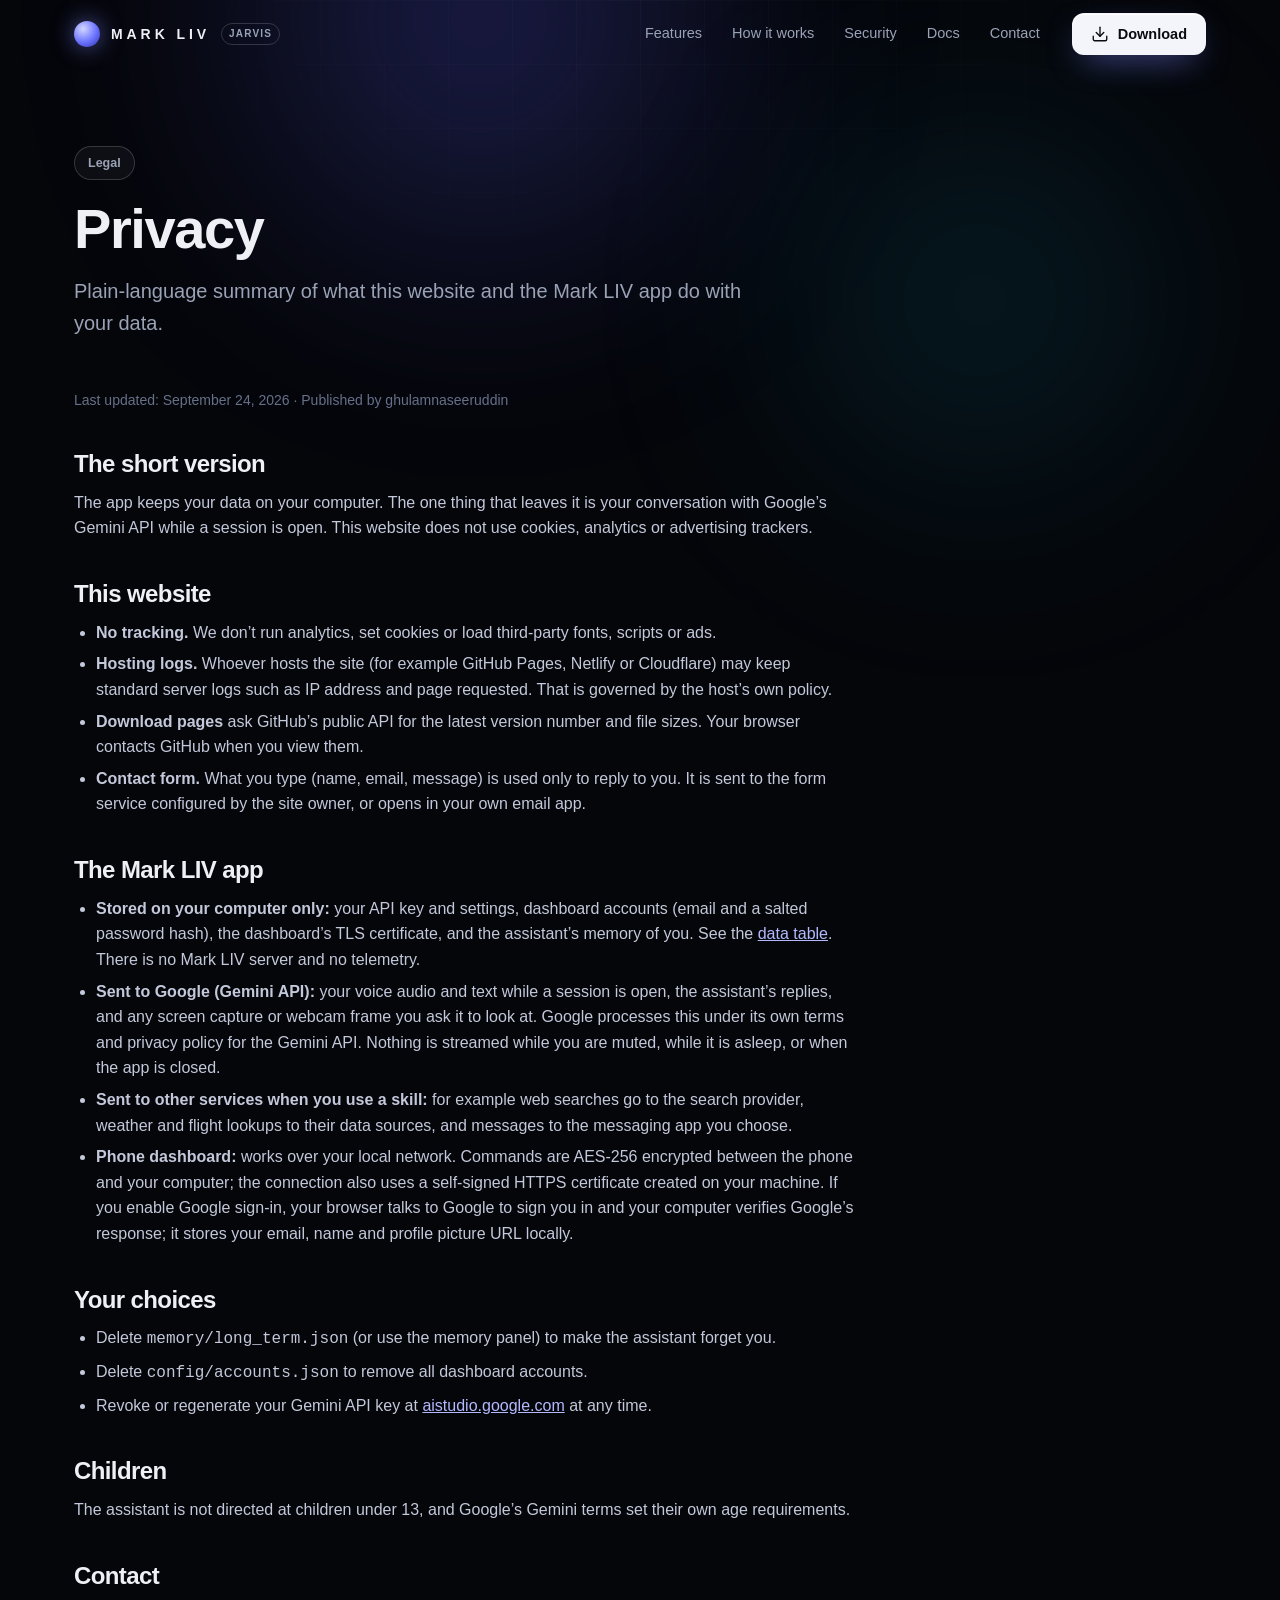
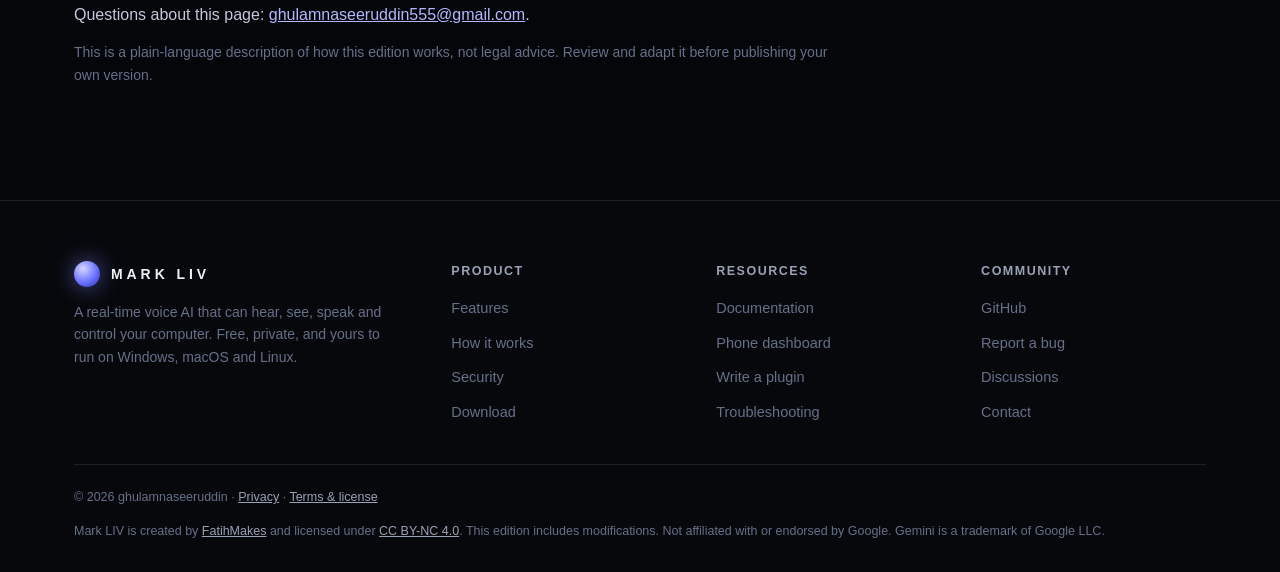
<file: website/privacy.html>
<!DOCTYPE html>
<html lang="en">
<head>
  <meta charset="utf-8">
  <meta name="viewport" content="width=device-width, initial-scale=1, viewport-fit=cover">
  <title>Privacy — Mark LIV</title>
  <meta name="description" content="What Mark LIV and this website do — and don't do — with your data.">
  <meta name="theme-color" content="#05060a">
  <meta name="color-scheme" content="dark">
  <link rel="canonical" href="https://example.com/privacy.html">
  <link rel="icon" href="assets/img/favicon.svg" type="image/svg+xml">
  <link rel="apple-touch-icon" href="assets/img/apple-touch-icon.png">
  <link rel="manifest" href="site.webmanifest">
  <meta property="og:type" content="website">
  <meta property="og:site_name" content="Mark LIV">
  <meta property="og:title" content="Privacy — Mark LIV">
  <meta property="og:description" content="What Mark LIV and this website do — and don't do — with your data.">
  <meta property="og:url" content="https://example.com/privacy.html">
  <meta property="og:image" content="https://example.com/assets/img/og.png">
  <meta property="og:image:width" content="1200">
  <meta property="og:image:height" content="630">
  <meta name="twitter:card" content="summary_large_image">
  <meta name="twitter:title" content="Privacy — Mark LIV">
  <meta name="twitter:description" content="What Mark LIV and this website do — and don't do — with your data.">
  <meta name="twitter:image" content="https://example.com/assets/img/og.png">
  <script src="assets/js/boot.js"></script>
  <link rel="stylesheet" href="assets/css/site.css">
</head>
<body>
<a class="skip" href="#main">Skip to content</a>
<div class="ambient" aria-hidden="true"><span class="a"></span><span class="b"></span></div>
<header class="site-header">
  <div class="container nav">
    <a class="logo" href="index.html" aria-label="Mark LIV home"><span class="orb" aria-hidden="true"></span><b>MARK LIV</b><small>JARVIS</small></a>
    <nav class="nav-links" id="nav-links" aria-label="Main">
      <a href="index.html#features">Features</a><a href="index.html#how">How it works</a><a href="index.html#security">Security</a><a href="docs.html">Docs</a><a href="index.html#contact">Contact</a>
      <a class="btn btn-primary" href="download.html"><svg viewBox="0 0 24 24" fill="none" stroke="currentColor" stroke-width="1.8" stroke-linecap="round" stroke-linejoin="round" aria-hidden="true"><path d="M21 15v4a2 2 0 0 1-2 2H5a2 2 0 0 1-2-2v-4"/><polyline points="7 10 12 15 17 10"/><line x1="12" y1="15" x2="12" y2="3"/></svg>Download</a>
    </nav>
    <a class="btn btn-primary" href="download.html"><svg viewBox="0 0 24 24" fill="none" stroke="currentColor" stroke-width="1.8" stroke-linecap="round" stroke-linejoin="round" aria-hidden="true"><path d="M21 15v4a2 2 0 0 1-2 2H5a2 2 0 0 1-2-2v-4"/><polyline points="7 10 12 15 17 10"/><line x1="12" y1="15" x2="12" y2="3"/></svg>Download</a>
    <button class="nav-toggle" type="button" aria-label="Menu" aria-expanded="false" aria-controls="nav-links"><svg viewBox="0 0 24 24" fill="none" stroke="currentColor" stroke-width="1.8" stroke-linecap="round" stroke-linejoin="round" aria-hidden="true"><line x1="3" y1="12" x2="21" y2="12"/><line x1="3" y1="6" x2="21" y2="6"/><line x1="3" y1="18" x2="21" y2="18"/></svg></button>
  </div>
</header>
<main id="main">

<section class="page-hero"><div class="container">
  <span class="eyebrow">Legal</span><h1>Privacy</h1>
  <p class="lead">Plain-language summary of what this website and the Mark LIV app do with your data.</p>
</div></section>
<div class="container"><div class="legal-prose">
<p class="stamp">Last updated: September 24, 2026 &middot; Published by <span data-owner>Your Name</span></p>

<h2>The short version</h2>
<p>The app keeps your data on your computer. The one thing that leaves it is your conversation with Google&rsquo;s Gemini API while a session is open. This website does not use cookies, analytics or advertising trackers.</p>

<h2>This website</h2>
<ul>
  <li><strong>No tracking.</strong> We don&rsquo;t run analytics, set cookies or load third-party fonts, scripts or ads.</li>
  <li><strong>Hosting logs.</strong> Whoever hosts the site (for example GitHub Pages, Netlify or Cloudflare) may keep standard server logs such as IP address and page requested. That is governed by the host&rsquo;s own policy.</li>
  <li><strong>Download pages</strong> ask GitHub&rsquo;s public API for the latest version number and file sizes. Your browser contacts GitHub when you view them.</li>
  <li><strong>Contact form.</strong> What you type (name, email, message) is used only to reply to you. It is sent to the form service configured by the site owner, or opens in your own email app.</li>
</ul>

<h2>The Mark LIV app</h2>
<ul>
  <li><strong>Stored on your computer only:</strong> your API key and settings, dashboard accounts (email and a salted password hash), the dashboard&rsquo;s TLS certificate, and the assistant&rsquo;s memory of you. See the <a href="docs.html#data">data table</a>. There is no Mark LIV server and no telemetry.</li>
  <li><strong>Sent to Google (Gemini API):</strong> your voice audio and text while a session is open, the assistant&rsquo;s replies, and any screen capture or webcam frame you ask it to look at. Google processes this under its own terms and privacy policy for the Gemini API. Nothing is streamed while you are muted, while it is asleep, or when the app is closed.</li>
  <li><strong>Sent to other services when you use a skill:</strong> for example web searches go to the search provider, weather and flight lookups to their data sources, and messages to the messaging app you choose.</li>
  <li><strong>Phone dashboard:</strong> works over your local network. Commands are AES-256 encrypted between the phone and your computer; the connection also uses a self-signed HTTPS certificate created on your machine. If you enable Google sign-in, your browser talks to Google to sign you in and your computer verifies Google&rsquo;s response; it stores your email, name and profile picture URL locally.</li>
</ul>

<h2>Your choices</h2>
<ul>
  <li>Delete <code>memory/long_term.json</code> (or use the memory panel) to make the assistant forget you.</li>
  <li>Delete <code>config/accounts.json</code> to remove all dashboard accounts.</li>
  <li>Revoke or regenerate your Gemini API key at <a href="https://aistudio.google.com" rel="noopener">aistudio.google.com</a> at any time.</li>
</ul>

<h2>Children</h2>
<p>The assistant is not directed at children under 13, and Google&rsquo;s Gemini terms set their own age requirements.</p>

<h2>Contact</h2>
<p>Questions about this page: <a data-email href="#"></a>.</p>
<p class="stamp">This is a plain-language description of how this edition works, not legal advice. Review and adapt it before publishing your own version.</p>
</div></div>

</main>
<footer class="site-footer">
  <div class="container">
    <div class="foot-grid">
      <div>
        <a class="logo" href="index.html"><span class="orb" aria-hidden="true"></span><b>MARK LIV</b></a>
        <p>A real-time voice AI that can hear, see, speak and control your computer. Free, private, and yours to run on Windows, macOS and Linux.</p>
      </div>
      <div><h4>Product</h4><ul>
        <li><a href="index.html#features">Features</a></li><li><a href="index.html#how">How it works</a></li>
        <li><a href="index.html#security">Security</a></li><li><a href="download.html">Download</a></li></ul></div>
      <div><h4>Resources</h4><ul>
        <li><a href="docs.html">Documentation</a></li><li><a href="docs.html#dashboard">Phone dashboard</a></li>
        <li><a href="docs.html#plugins">Write a plugin</a></li><li><a href="docs.html#troubleshooting">Troubleshooting</a></li></ul></div>
      <div><h4>Community</h4><ul>
        <li><a data-repo href="#" rel="noopener">GitHub</a></li><li><a data-issues href="#" rel="noopener">Report a bug</a></li>
        <li><a data-discussions href="#" rel="noopener">Discussions</a></li><li><a href="index.html#contact">Contact</a></li></ul></div>
    </div>
    <div class="foot-legal">
      <span>&copy; <span data-year>2026</span> <span data-owner>Your Name</span> &middot; <a href="privacy.html">Privacy</a> &middot; <a href="terms.html">Terms &amp; license</a></span>
      <span>Mark LIV is created by <a href="https://www.youtube.com/@FatihMakes" rel="noopener">FatihMakes</a> and licensed under <a href="https://creativecommons.org/licenses/by-nc/4.0/" rel="noopener">CC BY-NC 4.0</a>. This edition includes modifications. Not affiliated with or endorsed by Google. Gemini is a trademark of Google LLC.</span>
    </div>
  </div>
</footer>
<script src="assets/js/config.js"></script>
<script src="assets/js/site.js" defer></script>
</body>
</html>
</file>
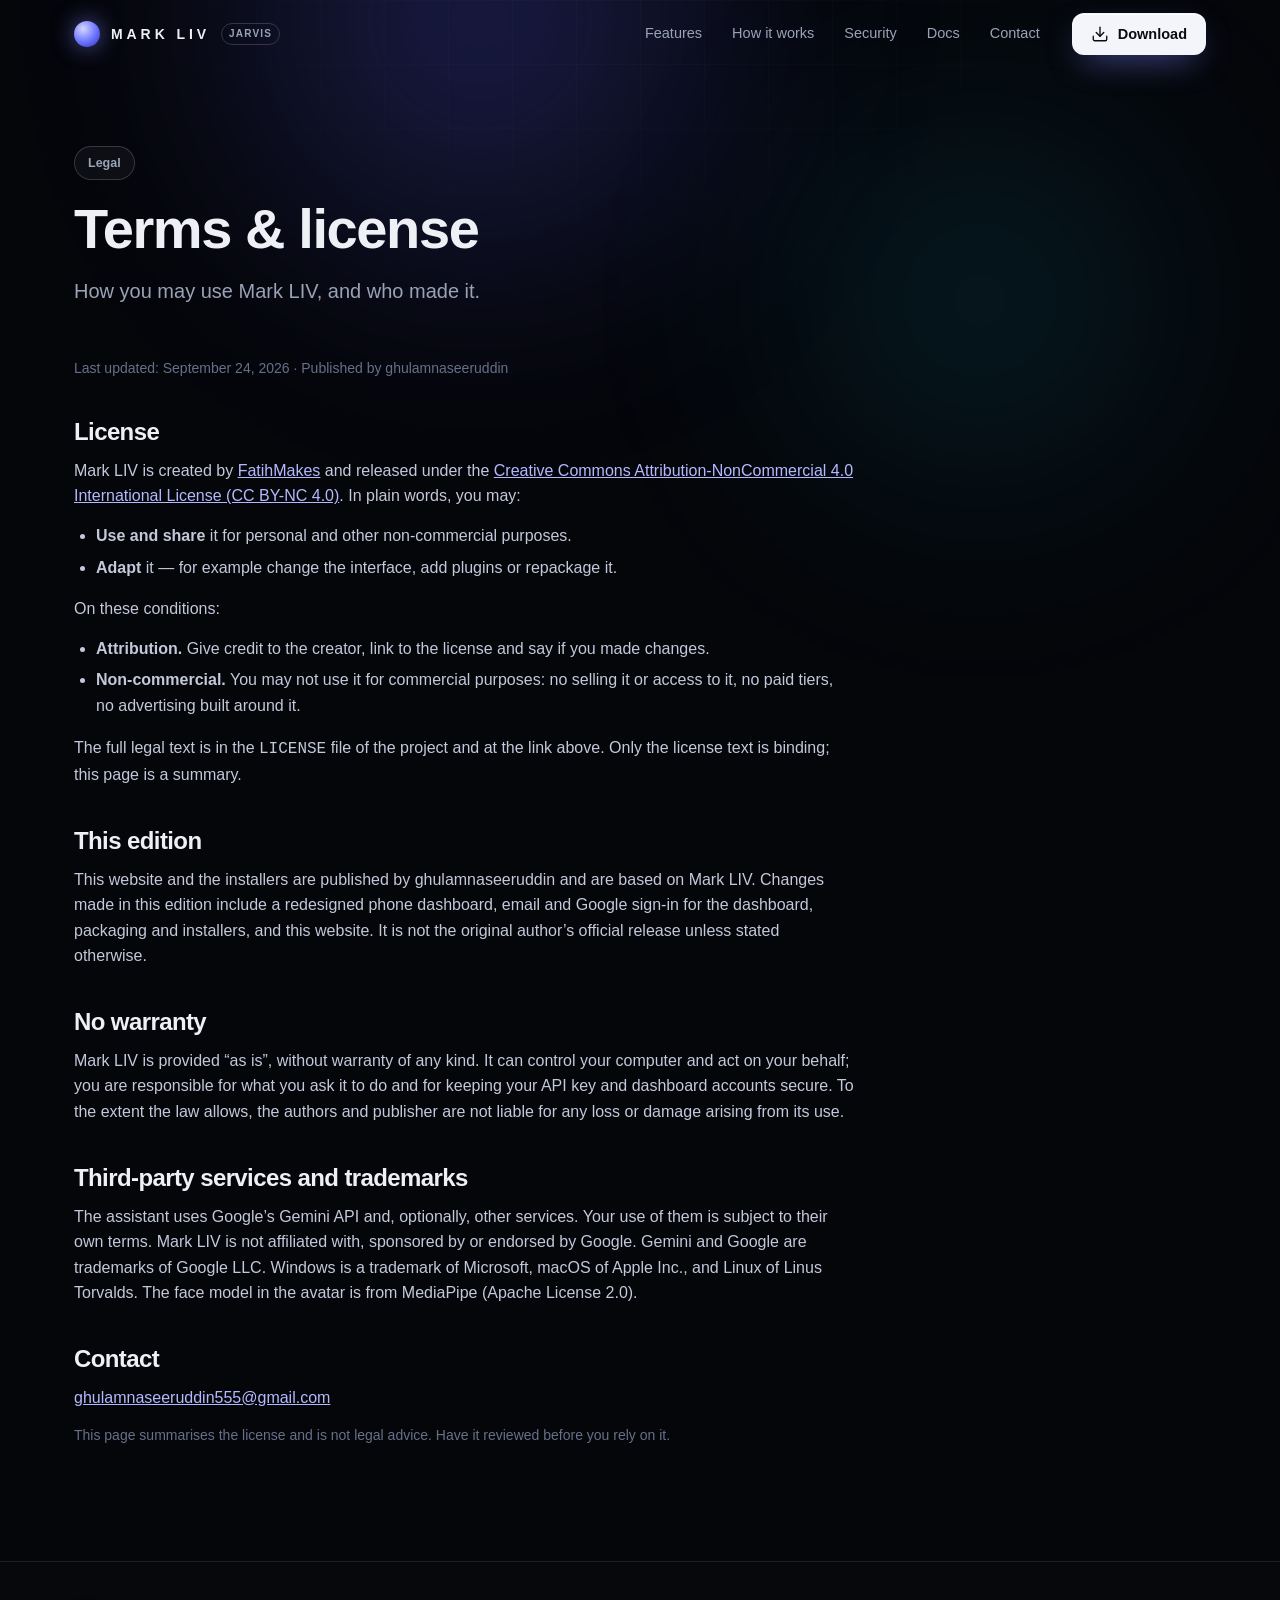
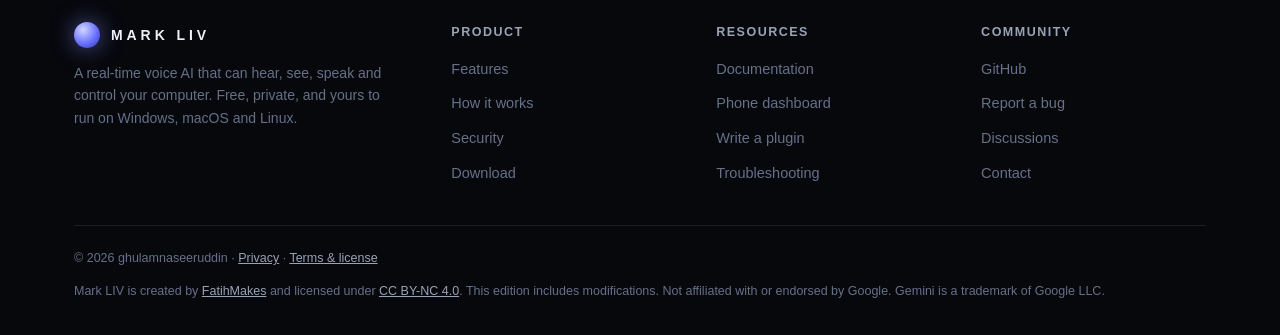
<file: website/terms.html>
<!DOCTYPE html>
<html lang="en">
<head>
  <meta charset="utf-8">
  <meta name="viewport" content="width=device-width, initial-scale=1, viewport-fit=cover">
  <title>Terms & license — Mark LIV</title>
  <meta name="description" content="Mark LIV is free for non-commercial use under CC BY-NC 4.0. Read the terms, attribution and disclaimers.">
  <meta name="theme-color" content="#05060a">
  <meta name="color-scheme" content="dark">
  <link rel="canonical" href="https://example.com/terms.html">
  <link rel="icon" href="assets/img/favicon.svg" type="image/svg+xml">
  <link rel="apple-touch-icon" href="assets/img/apple-touch-icon.png">
  <link rel="manifest" href="site.webmanifest">
  <meta property="og:type" content="website">
  <meta property="og:site_name" content="Mark LIV">
  <meta property="og:title" content="Terms & license — Mark LIV">
  <meta property="og:description" content="Mark LIV is free for non-commercial use under CC BY-NC 4.0. Read the terms, attribution and disclaimers.">
  <meta property="og:url" content="https://example.com/terms.html">
  <meta property="og:image" content="https://example.com/assets/img/og.png">
  <meta property="og:image:width" content="1200">
  <meta property="og:image:height" content="630">
  <meta name="twitter:card" content="summary_large_image">
  <meta name="twitter:title" content="Terms & license — Mark LIV">
  <meta name="twitter:description" content="Mark LIV is free for non-commercial use under CC BY-NC 4.0. Read the terms, attribution and disclaimers.">
  <meta name="twitter:image" content="https://example.com/assets/img/og.png">
  <script src="assets/js/boot.js"></script>
  <link rel="stylesheet" href="assets/css/site.css">
</head>
<body>
<a class="skip" href="#main">Skip to content</a>
<div class="ambient" aria-hidden="true"><span class="a"></span><span class="b"></span></div>
<header class="site-header">
  <div class="container nav">
    <a class="logo" href="index.html" aria-label="Mark LIV home"><span class="orb" aria-hidden="true"></span><b>MARK LIV</b><small>JARVIS</small></a>
    <nav class="nav-links" id="nav-links" aria-label="Main">
      <a href="index.html#features">Features</a><a href="index.html#how">How it works</a><a href="index.html#security">Security</a><a href="docs.html">Docs</a><a href="index.html#contact">Contact</a>
      <a class="btn btn-primary" href="download.html"><svg viewBox="0 0 24 24" fill="none" stroke="currentColor" stroke-width="1.8" stroke-linecap="round" stroke-linejoin="round" aria-hidden="true"><path d="M21 15v4a2 2 0 0 1-2 2H5a2 2 0 0 1-2-2v-4"/><polyline points="7 10 12 15 17 10"/><line x1="12" y1="15" x2="12" y2="3"/></svg>Download</a>
    </nav>
    <a class="btn btn-primary" href="download.html"><svg viewBox="0 0 24 24" fill="none" stroke="currentColor" stroke-width="1.8" stroke-linecap="round" stroke-linejoin="round" aria-hidden="true"><path d="M21 15v4a2 2 0 0 1-2 2H5a2 2 0 0 1-2-2v-4"/><polyline points="7 10 12 15 17 10"/><line x1="12" y1="15" x2="12" y2="3"/></svg>Download</a>
    <button class="nav-toggle" type="button" aria-label="Menu" aria-expanded="false" aria-controls="nav-links"><svg viewBox="0 0 24 24" fill="none" stroke="currentColor" stroke-width="1.8" stroke-linecap="round" stroke-linejoin="round" aria-hidden="true"><line x1="3" y1="12" x2="21" y2="12"/><line x1="3" y1="6" x2="21" y2="6"/><line x1="3" y1="18" x2="21" y2="18"/></svg></button>
  </div>
</header>
<main id="main">

<section class="page-hero"><div class="container">
  <span class="eyebrow">Legal</span><h1>Terms &amp; license</h1>
  <p class="lead">How you may use Mark LIV, and who made it.</p>
</div></section>
<div class="container"><div class="legal-prose">
<p class="stamp">Last updated: September 24, 2026 &middot; Published by <span data-owner>Your Name</span></p>

<h2>License</h2>
<p>Mark LIV is created by <a href="https://www.youtube.com/@FatihMakes" rel="noopener">FatihMakes</a> and released under the <a href="https://creativecommons.org/licenses/by-nc/4.0/legalcode" rel="noopener">Creative Commons Attribution-NonCommercial 4.0 International License (CC BY-NC 4.0)</a>. In plain words, you may:</p>
<ul>
  <li><strong>Use and share</strong> it for personal and other non-commercial purposes.</li>
  <li><strong>Adapt</strong> it &mdash; for example change the interface, add plugins or repackage it.</li>
</ul>
<p>On these conditions:</p>
<ul>
  <li><strong>Attribution.</strong> Give credit to the creator, link to the license and say if you made changes.</li>
  <li><strong>Non-commercial.</strong> You may not use it for commercial purposes: no selling it or access to it, no paid tiers, no advertising built around it.</li>
</ul>
<p>The full legal text is in the <code>LICENSE</code> file of the project and at the link above. Only the license text is binding; this page is a summary.</p>

<h2>This edition</h2>
<p>This website and the installers are published by <span data-owner>Your Name</span> and are based on Mark LIV. Changes made in this edition include a redesigned phone dashboard, email and Google sign-in for the dashboard, packaging and installers, and this website. It is not the original author&rsquo;s official release unless stated otherwise.</p>

<h2>No warranty</h2>
<p>Mark LIV is provided &ldquo;as is&rdquo;, without warranty of any kind. It can control your computer and act on your behalf; you are responsible for what you ask it to do and for keeping your API key and dashboard accounts secure. To the extent the law allows, the authors and publisher are not liable for any loss or damage arising from its use.</p>

<h2>Third-party services and trademarks</h2>
<p>The assistant uses Google&rsquo;s Gemini API and, optionally, other services. Your use of them is subject to their own terms. Mark LIV is not affiliated with, sponsored by or endorsed by Google. Gemini and Google are trademarks of Google LLC. Windows is a trademark of Microsoft, macOS of Apple Inc., and Linux of Linus Torvalds. The face model in the avatar is from MediaPipe (Apache License 2.0).</p>

<h2>Contact</h2>
<p><a data-email href="#"></a></p>
<p class="stamp">This page summarises the license and is not legal advice. Have it reviewed before you rely on it.</p>
</div></div>

</main>
<footer class="site-footer">
  <div class="container">
    <div class="foot-grid">
      <div>
        <a class="logo" href="index.html"><span class="orb" aria-hidden="true"></span><b>MARK LIV</b></a>
        <p>A real-time voice AI that can hear, see, speak and control your computer. Free, private, and yours to run on Windows, macOS and Linux.</p>
      </div>
      <div><h4>Product</h4><ul>
        <li><a href="index.html#features">Features</a></li><li><a href="index.html#how">How it works</a></li>
        <li><a href="index.html#security">Security</a></li><li><a href="download.html">Download</a></li></ul></div>
      <div><h4>Resources</h4><ul>
        <li><a href="docs.html">Documentation</a></li><li><a href="docs.html#dashboard">Phone dashboard</a></li>
        <li><a href="docs.html#plugins">Write a plugin</a></li><li><a href="docs.html#troubleshooting">Troubleshooting</a></li></ul></div>
      <div><h4>Community</h4><ul>
        <li><a data-repo href="#" rel="noopener">GitHub</a></li><li><a data-issues href="#" rel="noopener">Report a bug</a></li>
        <li><a data-discussions href="#" rel="noopener">Discussions</a></li><li><a href="index.html#contact">Contact</a></li></ul></div>
    </div>
    <div class="foot-legal">
      <span>&copy; <span data-year>2026</span> <span data-owner>Your Name</span> &middot; <a href="privacy.html">Privacy</a> &middot; <a href="terms.html">Terms &amp; license</a></span>
      <span>Mark LIV is created by <a href="https://www.youtube.com/@FatihMakes" rel="noopener">FatihMakes</a> and licensed under <a href="https://creativecommons.org/licenses/by-nc/4.0/" rel="noopener">CC BY-NC 4.0</a>. This edition includes modifications. Not affiliated with or endorsed by Google. Gemini is a trademark of Google LLC.</span>
    </div>
  </div>
</footer>
<script src="assets/js/config.js"></script>
<script src="assets/js/site.js" defer></script>
</body>
</html>
</file>
<file: website/assets/css/site.css>
/* Mark LIV website — one stylesheet, no framework, no external requests. */

*, *::before, *::after { box-sizing: border-box; margin: 0; padding: 0; }
[hidden] { display: none !important; }
html { scroll-behavior: smooth; scroll-padding-top: 84px; -webkit-text-size-adjust: 100%; }

:root {
  --bg: #05060a;
  --bg2: #090b12;
  --surface: rgba(255,255,255,.04);
  --surface2: rgba(255,255,255,.07);
  --line: rgba(255,255,255,.09);
  --line-hi: rgba(255,255,255,.17);
  --text: #eef0f6;
  --muted: #9aa2b6;
  --faint: #667089;
  --accent: #7c83ff;
  --accent2: #22d3ee;
  --green: #34d399;
  --amber: #fbbf24;
  --danger: #ff6b81;
  --radius: 18px;
  --ease: cubic-bezier(.22,.8,.24,1);
  --font: -apple-system, BlinkMacSystemFont, "Segoe UI Variable", "Segoe UI", Inter, Roboto, "Helvetica Neue", Arial, sans-serif;
  --mono: ui-monospace, "SF Mono", "Cascadia Code", Menlo, Consolas, monospace;
}

html { background: var(--bg); color-scheme: dark; }
body { min-height: 100vh; color: var(--text); font-family: var(--font); font-size: 16px; line-height: 1.6; -webkit-font-smoothing: antialiased; text-rendering: optimizeLegibility; overflow-x: hidden; }
img, svg { display: block; max-width: 100%; }
a { color: inherit; }
::selection { background: rgba(124,131,255,.4); }
:focus-visible { outline: 2px solid var(--accent); outline-offset: 3px; border-radius: 6px; }

.skip { position: absolute; left: 12px; top: -60px; z-index: 100; padding: 10px 16px; background: #fff; color: #000; border-radius: 10px; font-weight: 600; text-decoration: none; transition: top .2s; }
.skip:focus { top: 12px; }

.container { width: 100%; max-width: 1180px; margin: 0 auto; padding: 0 24px; }

/* ── ambient page background ── */
.ambient { position: fixed; inset: 0; z-index: -1; pointer-events: none; overflow: hidden; }
.ambient::after { content: ""; position: absolute; inset: 0; background-image: linear-gradient(var(--line) 1px, transparent 1px), linear-gradient(90deg, var(--line) 1px, transparent 1px); background-size: 64px 64px; opacity: .28; -webkit-mask-image: radial-gradient(ellipse 70% 50% at 50% 0%, #000, transparent 75%); mask-image: radial-gradient(ellipse 70% 50% at 50% 0%, #000, transparent 75%); }
.ambient span { position: absolute; border-radius: 50%; filter: blur(120px); will-change: transform; }
.ambient .a { width: 640px; height: 640px; left: 50%; top: -300px; margin-left: -480px; background: radial-gradient(circle, #5b63ff, transparent 68%); opacity: .38; animation: drift-a 26s ease-in-out infinite alternate; }
.ambient .b { width: 520px; height: 520px; left: 50%; top: 40px; margin-left: 80px; background: radial-gradient(circle, #14b8d8, transparent 68%); opacity: .2; animation: drift-b 30s ease-in-out infinite alternate; }
@keyframes drift-a { to { transform: translate(110px, 70px) scale(1.1); } }
@keyframes drift-b { to { transform: translate(-120px, 50px) scale(1.12); } }

/* ── header ── */
.site-header { position: sticky; top: 0; z-index: 50; border-bottom: 1px solid transparent; transition: background .25s, border-color .25s, backdrop-filter .25s; }
.site-header.scrolled { background: rgba(5,6,10,.78); border-color: var(--line); -webkit-backdrop-filter: blur(18px) saturate(140%); backdrop-filter: blur(18px) saturate(140%); }
.nav { display: flex; align-items: center; height: 68px; gap: 8px; }
.logo { display: flex; align-items: center; gap: 11px; text-decoration: none; margin-right: 18px; }
.orb { flex: none; width: 26px; height: 26px; border-radius: 50%; background: radial-gradient(circle at 35% 30%, #d3d6ff, #6a72ff 55%, #2c31a6); box-shadow: 0 0 22px rgba(124,131,255,.6); }
.logo b { font-size: 14px; font-weight: 700; letter-spacing: .28em; }
.logo small { font-size: 10px; font-weight: 600; letter-spacing: .12em; color: var(--muted); padding: 2px 7px; border: 1px solid var(--line-hi); border-radius: 99px; }
.nav-links { display: flex; align-items: center; gap: 2px; margin-left: auto; }
.nav-links a { padding: 8px 14px; border-radius: 10px; font-size: 14.5px; font-weight: 500; color: var(--muted); text-decoration: none; transition: color .15s, background .15s; }
.nav-links a:hover, .nav-links a[aria-current="page"] { color: var(--text); background: var(--surface); }
.nav .btn { margin-left: 10px; }
.nav-links > .btn { display: none; }
.nav-toggle { display: none; margin-left: auto; width: 42px; height: 42px; border: 1px solid var(--line); border-radius: 12px; background: var(--surface); color: var(--text); cursor: pointer; place-items: center; }
.nav-toggle svg { width: 20px; height: 20px; }

/* ── buttons ── */
.btn { display: inline-flex; align-items: center; justify-content: center; gap: 9px; height: 42px; padding: 0 18px; border: 1px solid var(--line-hi); border-radius: 12px; background: var(--surface); color: var(--text); font: 600 14.5px var(--font); text-decoration: none; cursor: pointer; transition: transform .12s, background .18s, border-color .18s, box-shadow .2s; white-space: nowrap; }
.btn:hover { background: var(--surface2); border-color: rgba(255,255,255,.28); }
.btn:active { transform: scale(.98); }
.btn svg { width: 18px; height: 18px; flex: none; }
.btn-primary { background: #f4f5fa; color: #0a0b10; border-color: transparent; box-shadow: 0 1px 0 #fff inset, 0 12px 34px -12px rgba(124,131,255,.75); }
.btn-primary:hover { background: #fff; box-shadow: 0 1px 0 #fff inset, 0 16px 44px -12px rgba(124,131,255,.95); }
.btn-lg { height: 54px; padding: 0 26px; font-size: 16px; border-radius: 14px; }
.btn[disabled] { opacity: .6; cursor: not-allowed; }

/* ── type ── */
.eyebrow { display: inline-flex; align-items: center; gap: 8px; padding: 6px 13px; border: 1px solid var(--line-hi); border-radius: 99px; background: var(--surface); font-size: 12.5px; font-weight: 600; color: var(--muted); }
.eyebrow i { width: 6px; height: 6px; border-radius: 50%; background: var(--green); box-shadow: 0 0 10px var(--green); }
.grad { background: linear-gradient(100deg, #fff 10%, #b7bbff 45%, #6fe3f7 95%); -webkit-background-clip: text; background-clip: text; color: transparent; }
h1, h2, h3 { letter-spacing: -.025em; line-height: 1.12; }
h1 { font-size: clamp(38px, 6.4vw, 72px); font-weight: 720; }
h2 { font-size: clamp(28px, 4vw, 44px); font-weight: 700; }
h3 { font-size: 19px; font-weight: 650; letter-spacing: -.015em; }
.lead { font-size: clamp(17px, 2vw, 20px); color: var(--muted); line-height: 1.6; }
.section { padding: clamp(64px, 9vw, 116px) 0; position: relative; }
.section-head { max-width: 720px; margin-bottom: 52px; }
.section-head.center { margin-inline: auto; text-align: center; }
.section-head h2 { margin: 16px 0 14px; }

/* ── hero ── */
.hero { padding: clamp(44px, 7vw, 96px) 0 clamp(50px, 7vw, 90px); }
.hero-grid { display: grid; grid-template-columns: 1.02fr 1fr; gap: 56px; align-items: center; }
.hero h1 { margin: 22px 0 22px; }
.hero .lead { max-width: 560px; }
.cta-row { display: flex; flex-wrap: wrap; gap: 12px; margin: 34px 0 22px; }
.trust { display: flex; flex-wrap: wrap; gap: 8px 22px; font-size: 13.5px; color: var(--faint); }
.trust span { display: inline-flex; align-items: center; gap: 7px; }
.trust svg { width: 15px; height: 15px; color: var(--green); }
.dl-note { font-size: 13px; color: var(--faint); }

/* app mock (pure CSS, decorative) */
.stage { position: relative; }
.mock { border: 1px solid var(--line-hi); border-radius: 20px; background: linear-gradient(180deg, rgba(20,22,34,.92), rgba(9,10,16,.95)); box-shadow: 0 50px 110px -30px rgba(0,0,0,.9), 0 0 0 1px rgba(255,255,255,.03) inset, 0 0 90px -30px rgba(124,131,255,.55); overflow: hidden; }
.mock-bar { display: flex; align-items: center; gap: 7px; height: 38px; padding: 0 14px; border-bottom: 1px solid var(--line); background: rgba(255,255,255,.025); }
.mock-bar i { width: 10px; height: 10px; border-radius: 50%; background: rgba(255,255,255,.14); }
.mock-bar span { margin: 0 auto; padding-right: 40px; font-size: 11.5px; letter-spacing: .12em; color: var(--faint); }
.mock-body { display: grid; grid-template-columns: 1fr; }
.hud { position: relative; height: 250px; display: grid; place-items: center; overflow: hidden; background: radial-gradient(circle at 50% 45%, rgba(94,104,255,.16), transparent 62%); }
.hud-ring { position: absolute; border-radius: 50%; border: 1px solid rgba(124,131,255,.35); }
.hud-ring.r1 { width: 170px; height: 170px; border-style: dashed; border-color: rgba(34,211,238,.4); animation: spin 26s linear infinite; }
.hud-ring.r2 { width: 214px; height: 214px; border-top-color: #8b91ff; border-right-color: transparent; border-width: 2px; animation: spin 9s linear infinite; }
.hud-ring.r3 { width: 250px; height: 250px; border-color: rgba(124,131,255,.14); }
@keyframes spin { to { transform: rotate(360deg); } }
.hud-core { width: 86px; height: 86px; border-radius: 50%; background: radial-gradient(circle at 35% 30%, #e0e2ff, #6a72ff 55%, #262b98); box-shadow: 0 0 60px rgba(124,131,255,.75); animation: breathe 3.6s ease-in-out infinite; }
@keyframes breathe { 50% { transform: scale(.9); box-shadow: 0 0 40px rgba(124,131,255,.5); } }
.wave { position: absolute; left: 0; right: 0; bottom: 18px; height: 60px; display: flex; align-items: center; justify-content: center; gap: 4px; }
.wave b { width: 4px; height: 8px; border-radius: 4px; background: linear-gradient(180deg, #8b91ff, #22d3ee); opacity: .85; animation: pulse 1.15s ease-in-out infinite; }
@keyframes pulse { 50% { height: var(--h, 40px); } }
.hud-state { position: absolute; top: 14px; left: 16px; font: 600 10.5px var(--mono); letter-spacing: .18em; color: var(--accent2); }
.hud-state::before { content: ""; display: inline-block; width: 6px; height: 6px; margin-right: 8px; border-radius: 50%; background: var(--accent2); box-shadow: 0 0 10px var(--accent2); vertical-align: 1px; }
.log { padding: 16px 18px 20px; border-top: 1px solid var(--line); display: flex; flex-direction: column; gap: 10px; font-size: 13.5px; line-height: 1.5; }
.log p { max-width: 88%; }
.log .u { align-self: flex-end; padding: 8px 13px; background: var(--surface2); border: 1px solid var(--line); border-radius: 16px 16px 4px 16px; }
.log .j { align-self: flex-start; color: #cfd3e6; padding-left: 26px; position: relative; }
.log .j::before { content: ""; position: absolute; left: 0; top: 3px; width: 16px; height: 16px; border-radius: 50%; background: radial-gradient(circle at 35% 30%, #d3d6ff, #6a72ff 60%, #2c31a6); }
.caret::after { content: ""; display: inline-block; width: 7px; height: 14px; margin-left: 3px; background: var(--accent2); vertical-align: -2px; animation: blink 1s steps(2) infinite; }
@keyframes blink { 50% { opacity: 0; } }

.phone { position: absolute; right: -14px; bottom: -44px; width: 168px; padding: 9px; border: 1px solid var(--line-hi); border-radius: 28px; background: #07080d; box-shadow: 0 30px 70px -20px rgba(0,0,0,.95), 0 0 50px -20px rgba(34,211,238,.5); animation: float 7s ease-in-out infinite; }
@keyframes float { 50% { transform: translateY(-9px); } }
.phone-in { border-radius: 20px; padding: 12px 10px 12px; background: linear-gradient(180deg, #0d0f18, #07080d); min-height: 250px; display: flex; flex-direction: column; gap: 8px; font-size: 10.5px; }
.phone-top { display: flex; align-items: center; gap: 6px; padding-bottom: 8px; border-bottom: 1px solid var(--line); font-weight: 700; letter-spacing: .2em; font-size: 9px; }
.phone-top .orb { width: 14px; height: 14px; box-shadow: 0 0 10px rgba(124,131,255,.7); }
.phone-top em { margin-left: auto; font-style: normal; letter-spacing: 0; font-weight: 600; color: var(--green); font-size: 9px; }
.phone .u { align-self: flex-end; padding: 6px 9px; background: var(--surface2); border-radius: 11px 11px 3px 11px; }
.phone .j { color: #cfd3e6; }
.phone-in .composer { margin-top: auto; height: 26px; border: 1px solid var(--line-hi); border-radius: 99px; padding: 0 10px; display: flex; align-items: center; color: var(--faint); font-size: 9.5px; }

/* ── logo strip ── */
.strip { border-block: 1px solid var(--line); background: rgba(255,255,255,.015); }
.strip-in { display: flex; flex-wrap: wrap; justify-content: center; gap: 12px 44px; padding: 26px 0; color: var(--faint); font-size: 14px; font-weight: 600; letter-spacing: .02em; }
.strip-in span { display: inline-flex; align-items: center; gap: 9px; }
.strip-in svg { width: 18px; height: 18px; }

/* ── stats ── */
.stats { display: grid; grid-template-columns: repeat(4, 1fr); gap: 1px; margin-top: 0; border: 1px solid var(--line); border-radius: var(--radius); overflow: hidden; background: var(--line); }
.stat { background: var(--bg2); padding: 28px 24px; }
.stat b { display: block; font-size: clamp(30px, 4vw, 44px); font-weight: 720; letter-spacing: -.03em; }
.stat span { color: var(--muted); font-size: 14px; }

/* ── cards / bento ── */
.bento { display: grid; grid-template-columns: repeat(6, 1fr); gap: 16px; }
.card { position: relative; padding: 28px; border: 1px solid var(--line); border-radius: var(--radius); background: linear-gradient(180deg, rgba(255,255,255,.05), rgba(255,255,255,.02)); overflow: hidden; transition: border-color .25s, transform .3s var(--ease), background .25s; }
.card::before { content: ""; position: absolute; inset: 0; background: radial-gradient(420px circle at var(--mx, 50%) var(--my, 0%), rgba(124,131,255,.13), transparent 60%); opacity: 0; transition: opacity .3s; pointer-events: none; }
.card:hover { border-color: var(--line-hi); transform: translateY(-2px); }
.card:hover::before { opacity: 1; }
.card h3 { margin: 18px 0 8px; }
.card p { color: var(--muted); font-size: 15px; }
.icon { width: 44px; height: 44px; display: grid; place-items: center; border-radius: 13px; background: rgba(124,131,255,.13); border: 1px solid rgba(124,131,255,.28); color: #b4b9ff; }
.icon svg { width: 22px; height: 22px; }
.icon.cyan { background: rgba(34,211,238,.1); border-color: rgba(34,211,238,.28); color: #7ee8fa; }
.icon.green { background: rgba(52,211,153,.1); border-color: rgba(52,211,153,.28); color: #6ee7b7; }
.icon.amber { background: rgba(251,191,36,.1); border-color: rgba(251,191,36,.28); color: #fcd34d; }
.s2 { grid-column: span 2; } .s3 { grid-column: span 3; } .s4 { grid-column: span 4; }
.tags { display: flex; flex-wrap: wrap; gap: 7px; margin-top: 16px; }
.tag { padding: 4px 11px; border: 1px solid var(--line); border-radius: 99px; background: var(--surface); font-size: 12.5px; color: var(--muted); }

/* ── steps ── */
.steps { display: grid; grid-template-columns: repeat(3, 1fr); gap: 16px; counter-reset: s; }
.step { counter-increment: s; position: relative; padding: 30px 28px; border: 1px solid var(--line); border-radius: var(--radius); background: var(--surface); }
.step::before { content: counter(s); display: grid; place-items: center; width: 34px; height: 34px; margin-bottom: 18px; border-radius: 50%; background: linear-gradient(135deg, var(--accent), var(--accent2)); color: #06070c; font-weight: 800; font-size: 15px; }
.step p { color: var(--muted); margin-top: 8px; font-size: 15px; }
kbd { padding: 2px 8px; border: 1px solid var(--line-hi); border-bottom-width: 2px; border-radius: 7px; background: var(--surface2); font: 600 12.5px var(--mono); }

/* ── demo (chat that types itself) ── */
.demo { display: grid; grid-template-columns: 300px 1fr; gap: 0; border: 1px solid var(--line-hi); border-radius: 22px; overflow: hidden; background: var(--bg2); box-shadow: 0 40px 90px -40px rgba(0,0,0,.9); }
.demo-tabs { display: flex; flex-direction: column; padding: 14px; gap: 6px; border-right: 1px solid var(--line); background: rgba(255,255,255,.02); }
.demo-tab { text-align: left; padding: 14px 16px; border: 1px solid transparent; border-radius: 13px; background: none; color: var(--muted); font: 500 14.5px var(--font); cursor: pointer; transition: all .2s; }
.demo-tab b { display: block; color: var(--text); font-weight: 650; margin-bottom: 2px; }
.demo-tab:hover { background: var(--surface); }
.demo-tab[aria-selected="true"] { background: var(--surface2); border-color: var(--line-hi); }
.demo-screen { padding: 30px; min-height: 320px; display: flex; flex-direction: column; gap: 14px; justify-content: center; }
.demo-screen .u { align-self: flex-end; max-width: 80%; padding: 12px 17px; background: var(--surface2); border: 1px solid var(--line); border-radius: 18px 18px 5px 18px; }
.demo-screen .j { max-width: 88%; padding-left: 38px; position: relative; color: #d6d9ea; }
.demo-screen .j::before { content: ""; position: absolute; left: 0; top: 2px; width: 24px; height: 24px; border-radius: 50%; background: radial-gradient(circle at 35% 30%, #d3d6ff, #6a72ff 60%, #2c31a6); box-shadow: 0 0 14px rgba(124,131,255,.5); }
.demo-screen .act { align-self: flex-start; margin-left: 38px; font: 12.5px var(--mono); color: var(--accent2); padding: 5px 11px; border: 1px solid rgba(34,211,238,.25); border-radius: 8px; background: rgba(34,211,238,.06); }

/* ── OS cards ── */
.os-grid { display: grid; grid-template-columns: repeat(3, 1fr); gap: 16px; }
.os { position: relative; display: flex; flex-direction: column; padding: 30px 28px; border: 1px solid var(--line); border-radius: var(--radius); background: linear-gradient(180deg, rgba(255,255,255,.05), rgba(255,255,255,.02)); transition: border-color .25s, box-shadow .25s; }
.os.match { border-color: rgba(124,131,255,.7); box-shadow: 0 0 0 1px rgba(124,131,255,.35), 0 30px 80px -30px rgba(124,131,255,.55); }
.os .badge { position: absolute; top: 18px; right: 18px; padding: 3px 10px; border-radius: 99px; background: rgba(124,131,255,.18); border: 1px solid rgba(124,131,255,.45); color: #c9ccff; font-size: 11.5px; font-weight: 700; letter-spacing: .04em; }
.os-logo { width: 46px; height: 46px; margin-bottom: 20px; color: var(--text); }
.os h3 { font-size: 22px; }
.os .sub { margin: 4px 0 20px; color: var(--muted); font-size: 14.5px; }
.os ul { list-style: none; margin: 0 0 24px; display: grid; gap: 9px; color: var(--muted); font-size: 14.5px; }
.os li { display: flex; gap: 10px; }
.os li::before { content: ""; flex: none; width: 16px; height: 16px; margin-top: 4px; border-radius: 50%; background: rgba(52,211,153,.14) url("data:image/svg+xml,%3Csvg xmlns='http://www.w3.org/2000/svg' viewBox='0 0 24 24' fill='none' stroke='%2334d399' stroke-width='3.4' stroke-linecap='round' stroke-linejoin='round'%3E%3Cpath d='M6 12.5l4 4 8-9'/%3E%3C/svg%3E") center/11px no-repeat; }
.os .actions { margin-top: auto; display: grid; gap: 9px; }
.os .meta { margin-top: 12px; text-align: center; font-size: 12.5px; color: var(--faint); }

/* ── security ── */
.split { display: grid; grid-template-columns: 1fr 1fr; gap: 16px; }
.note { display: flex; gap: 14px; padding: 20px 22px; border: 1px solid rgba(251,191,36,.28); border-radius: 16px; background: rgba(251,191,36,.06); color: #e7d8a8; font-size: 14.5px; }
.note svg { flex: none; width: 22px; height: 22px; margin-top: 2px; color: var(--amber); }
.note b { color: #fff3c9; }

/* ── FAQ ── */
.faq { max-width: 820px; margin: 0 auto; display: grid; gap: 10px; }
.faq details { border: 1px solid var(--line); border-radius: 16px; background: var(--surface); transition: border-color .2s, background .2s; }
.faq details[open] { border-color: var(--line-hi); background: var(--surface2); }
.faq summary { list-style: none; cursor: pointer; display: flex; justify-content: space-between; align-items: center; gap: 16px; padding: 20px 24px; font-weight: 600; font-size: 16.5px; }
.faq summary::-webkit-details-marker { display: none; }
.faq summary::after { content: "+"; flex: none; width: 28px; height: 28px; display: grid; place-items: center; border-radius: 50%; border: 1px solid var(--line-hi); color: var(--muted); font-size: 18px; line-height: 1; transition: transform .25s var(--ease); }
.faq details[open] summary::after { transform: rotate(45deg); }
.faq .ans { padding: 0 24px 22px; color: var(--muted); font-size: 15.5px; }
.faq .ans a { color: #b4b9ff; }

/* ── contact ── */
.contact { display: grid; grid-template-columns: .85fr 1.15fr; gap: 48px; align-items: start; }
.contact-list { display: grid; gap: 14px; margin-top: 30px; }
.contact-list a { display: flex; align-items: center; gap: 14px; padding: 16px 18px; border: 1px solid var(--line); border-radius: 14px; background: var(--surface); text-decoration: none; transition: border-color .2s, background .2s; }
.contact-list a:hover { border-color: var(--line-hi); background: var(--surface2); }
.contact-list b { display: block; font-size: 15px; }
.contact-list span { font-size: 13.5px; color: var(--muted); }
.form { padding: 30px; border: 1px solid var(--line-hi); border-radius: 22px; background: linear-gradient(180deg, rgba(255,255,255,.05), rgba(255,255,255,.02)); box-shadow: 0 40px 90px -40px rgba(0,0,0,.9); }
.form .row { display: grid; grid-template-columns: 1fr 1fr; gap: 14px; }
.field { margin-bottom: 14px; }
.field label { display: block; margin-bottom: 7px; font-size: 13px; font-weight: 600; color: var(--muted); }
.field input, .field select, .field textarea { width: 100%; padding: 13px 15px; border: 1px solid var(--line); border-radius: 12px; background: rgba(255,255,255,.045); color: var(--text); font: 400 16px var(--font); outline: none; transition: border-color .18s, box-shadow .18s, background .18s; }
.field textarea { min-height: 140px; resize: vertical; line-height: 1.55; }
.field select { appearance: none; background-image: url("data:image/svg+xml,%3Csvg xmlns='http://www.w3.org/2000/svg' viewBox='0 0 24 24' fill='none' stroke='%239aa2b6' stroke-width='2.4' stroke-linecap='round' stroke-linejoin='round'%3E%3Cpath d='M6 9l6 6 6-6'/%3E%3C/svg%3E"); background-repeat: no-repeat; background-position: right 14px center; background-size: 18px; padding-right: 42px; }
.field select option { background: #12141d; color: var(--text); }
.field input:hover, .field select:hover, .field textarea:hover { border-color: var(--line-hi); }
.field input:focus, .field select:focus, .field textarea:focus { border-color: var(--accent); background: rgba(124,131,255,.07); box-shadow: 0 0 0 4px rgba(124,131,255,.16); }
.field [aria-invalid="true"] { border-color: var(--danger); }
.hp { position: absolute; left: -9999px; width: 1px; height: 1px; opacity: 0; }
.form-msg { margin: 4px 0 14px; font-size: 14px; }
.form-msg:empty { display: none; }
.form-msg.err { color: var(--danger); }
.form-msg.ok { padding: 14px 16px; border: 1px solid rgba(52,211,153,.3); border-radius: 12px; background: rgba(52,211,153,.08); color: #8ef0c6; }
.form-fine { margin-top: 12px; font-size: 12.5px; color: var(--faint); }

/* ── CTA band ── */
.cta-band { position: relative; text-align: center; padding: clamp(50px, 8vw, 92px) 24px; border: 1px solid var(--line-hi); border-radius: 28px; background: radial-gradient(ellipse 60% 100% at 50% 0%, rgba(124,131,255,.22), transparent 70%), var(--bg2); overflow: hidden; }
.cta-band h2 { margin-bottom: 14px; }
.cta-band .cta-row { justify-content: center; margin-bottom: 0; }

/* ── footer ── */
.site-footer { margin-top: 40px; border-top: 1px solid var(--line); background: rgba(255,255,255,.012); }
.foot-grid { display: grid; grid-template-columns: 1.5fr repeat(3, 1fr); gap: 40px; padding: 60px 0 40px; }
.foot-grid p { color: var(--faint); font-size: 14px; max-width: 320px; margin-top: 14px; }
.foot-grid h4 { margin-bottom: 14px; font-size: 12.5px; letter-spacing: .12em; text-transform: uppercase; color: var(--muted); }
.foot-grid ul { list-style: none; display: grid; gap: 9px; }
.foot-grid ul a { color: var(--faint); font-size: 14.5px; text-decoration: none; transition: color .15s; }
.foot-grid ul a:hover { color: var(--text); }
.foot-legal { display: flex; flex-wrap: wrap; justify-content: space-between; gap: 12px 30px; padding: 22px 0 34px; border-top: 1px solid var(--line); color: var(--faint); font-size: 12.5px; line-height: 1.7; }
.foot-legal a { color: var(--muted); }

/* ── reveal on scroll ── */
.js .reveal { opacity: 0; transform: translateY(22px); transition: opacity .8s var(--ease), transform .8s var(--ease); }
.js .reveal.in { opacity: 1; transform: none; }
.js .reveal.d1 { transition-delay: .08s; } .js .reveal.d2 { transition-delay: .16s; } .js .reveal.d3 { transition-delay: .24s; }

/* ══════════ inner pages: docs / download / legal ══════════ */
.page-hero { padding: clamp(40px, 6vw, 80px) 0 clamp(30px, 4vw, 50px); }
.page-hero h1 { font-size: clamp(34px, 5vw, 56px); margin: 18px 0 14px; }
.page-hero .lead { max-width: 680px; }

.docs { display: grid; grid-template-columns: 270px minmax(0, 1fr); gap: 56px; padding-bottom: 60px; align-items: start; }
.side { position: sticky; top: 88px; max-height: calc(100vh - 110px); overflow-y: auto; padding-right: 8px; scrollbar-width: thin; }
.search { position: relative; margin-bottom: 20px; }
.search input { width: 100%; height: 44px; padding: 0 14px 0 42px; border: 1px solid var(--line); border-radius: 12px; background: var(--surface); color: var(--text); font: 400 15px var(--font); outline: none; }
.search input:focus { border-color: var(--accent); box-shadow: 0 0 0 4px rgba(124,131,255,.16); }
.search svg { position: absolute; left: 14px; top: 13px; width: 18px; height: 18px; color: var(--faint); }
.side h5 { margin: 22px 0 8px; font-size: 11.5px; letter-spacing: .14em; text-transform: uppercase; color: var(--faint); }
.side ul { list-style: none; }
.side a { display: block; padding: 7px 12px; margin-left: -12px; border-left: 2px solid transparent; border-radius: 0 9px 9px 0; color: var(--muted); font-size: 14.5px; text-decoration: none; transition: color .15s, background .15s, border-color .15s; }
.side a:hover { color: var(--text); background: var(--surface); }
.side a.active { color: #fff; border-left-color: var(--accent); background: rgba(124,131,255,.09); }
.side .empty { padding: 10px 0; color: var(--faint); font-size: 14px; }

.prose { min-width: 0; max-width: 780px; }
.prose section { padding-bottom: 30px; margin-bottom: 44px; border-bottom: 1px solid var(--line); }
.prose section:last-child { border-bottom: 0; }
.prose h2 { font-size: clamp(26px, 3.2vw, 34px); margin-bottom: 18px; }
.prose h3 { margin: 32px 0 10px; font-size: 20px; }
.prose p { margin: 0 0 16px; color: #c3c8da; }
.prose ul, .prose ol { margin: 0 0 18px 22px; color: #c3c8da; display: grid; gap: 7px; }
.prose li::marker { color: var(--faint); }
.prose a { color: #b4b9ff; text-decoration-color: rgba(180,185,255,.4); text-underline-offset: 3px; }
.prose a:hover { text-decoration-color: #b4b9ff; }
.prose strong { color: var(--text); font-weight: 650; }
.prose code { padding: 2px 7px; border: 1px solid var(--line); border-radius: 7px; background: var(--surface2); font: 500 .88em var(--mono); color: #d7dbff; }
.codeblock { position: relative; margin: 0 0 20px; border: 1px solid var(--line-hi); border-radius: 14px; background: #07080e; overflow: hidden; }
.codeblock pre { padding: 18px 20px; overflow-x: auto; font: 13.5px/1.7 var(--mono); color: #d9dcf2; }
.codeblock pre code { padding: 0; border: 0; background: none; font: inherit; color: inherit; }
.codeblock .lang { position: absolute; top: 9px; left: 14px; font: 600 10.5px var(--mono); letter-spacing: .1em; color: var(--faint); text-transform: uppercase; }
.codeblock.has-lang pre { padding-top: 34px; }
.copy { position: absolute; top: 8px; right: 8px; height: 28px; padding: 0 11px; border: 1px solid var(--line-hi); border-radius: 8px; background: var(--surface2); color: var(--muted); font: 600 12px var(--font); cursor: pointer; transition: all .15s; }
.copy:hover { color: var(--text); background: rgba(255,255,255,.12); }
.copy.done { color: var(--green); border-color: rgba(52,211,153,.4); }
.callout { margin: 0 0 20px; padding: 16px 20px; border: 1px solid rgba(124,131,255,.3); border-left-width: 3px; border-radius: 12px; background: rgba(124,131,255,.07); color: #cfd3f0; font-size: 15px; }
.callout.warn { border-color: rgba(251,191,36,.3); background: rgba(251,191,36,.06); color: #ead9a3; }
.callout p { margin: 0; color: inherit; }
.callout strong { color: #fff; }
.table-wrap { margin: 0 0 22px; overflow-x: auto; border: 1px solid var(--line); border-radius: 14px; }
table { width: 100%; border-collapse: collapse; font-size: 14.5px; }
th, td { padding: 12px 16px; text-align: left; border-bottom: 1px solid var(--line); vertical-align: top; }
th { background: var(--surface); color: var(--muted); font-size: 12.5px; letter-spacing: .06em; text-transform: uppercase; }
tr:last-child td { border-bottom: 0; }
td { color: #c3c8da; }
.ostabs { margin: 0 0 22px; }
.ostabs [role="tablist"] { display: inline-flex; gap: 4px; padding: 4px; margin-bottom: 16px; border: 1px solid var(--line); border-radius: 13px; background: var(--surface); }
.ostabs [role="tab"] { height: 36px; padding: 0 16px; border: 0; border-radius: 9px; background: none; color: var(--muted); font: 600 14px var(--font); cursor: pointer; }
.ostabs [role="tab"][aria-selected="true"] { background: rgba(255,255,255,.1); color: var(--text); }
.pager { display: grid; grid-template-columns: 1fr 1fr; gap: 14px; margin-top: 10px; }

/* download page */
.dl-hero { text-align: center; }
.dl-hero .page-hero .lead { margin-inline: auto; }
.req { display: grid; grid-template-columns: repeat(3, 1fr); gap: 16px; }
.verify code { display: block; padding: 0; border: 0; background: none; }
.banner { margin: 0 0 28px; padding: 14px 18px; border: 1px dashed rgba(251,191,36,.5); border-radius: 12px; background: rgba(251,191,36,.07); color: #ecdca6; font-size: 14px; }
.banner code { padding: 1px 6px; border-radius: 6px; background: rgba(255,255,255,.08); font: 13px var(--mono); }
.legal-prose { max-width: 780px; padding-bottom: 60px; }
.legal-prose h2 { font-size: 24px; margin: 40px 0 12px; }
.legal-prose p, .legal-prose li { color: #c3c8da; }
.legal-prose p { margin-bottom: 14px; }
.legal-prose ul { margin: 0 0 16px 22px; display: grid; gap: 6px; }
.legal-prose a { color: #b4b9ff; }
.legal-prose .stamp { color: var(--faint); font-size: 14px; }

/* ── responsive ── */
@media (max-width: 1020px) {
  .hero-grid { grid-template-columns: 1fr; gap: 70px; }
  .stage { max-width: 600px; margin: 0 auto; width: 100%; }
  .bento { grid-template-columns: repeat(2, 1fr); }
  .s2, .s3, .s4 { grid-column: span 1; }
  .card.wide { grid-column: span 2; }
  .demo { grid-template-columns: 1fr; }
  .demo-tabs { flex-direction: row; overflow-x: auto; border-right: 0; border-bottom: 1px solid var(--line); }
  .demo-tab { min-width: 200px; }
  .contact { grid-template-columns: 1fr; gap: 36px; }
  .foot-grid { grid-template-columns: 1fr 1fr; }
  .docs { grid-template-columns: 1fr; gap: 24px; }
  .side { position: static; max-height: none; overflow: visible; padding: 0; }
  .side .groups { display: none; }
  .side.open .groups { display: block; }
  .side-toggle { display: flex !important; }
}
@media (max-width: 860px) {
  .nav-toggle { display: grid; }
  .nav > .btn { display: none; }
  .nav-links > .btn { display: inline-flex; }
  .nav-links { position: absolute; left: 12px; right: 12px; top: 72px; margin: 0; padding: 10px; flex-direction: column; align-items: stretch; border: 1px solid var(--line-hi); border-radius: 18px; background: rgba(12,13,20,.97); -webkit-backdrop-filter: blur(20px); backdrop-filter: blur(20px); box-shadow: 0 30px 70px -20px #000; opacity: 0; transform: translateY(-8px); pointer-events: none; transition: opacity .2s, transform .25s var(--ease); }
  .nav-links.open { opacity: 1; transform: none; pointer-events: auto; }
  .nav-links a { padding: 13px 14px; font-size: 16px; }
  .nav-links .btn { display: inline-flex; margin: 6px 0 2px; }
  .steps, .os-grid, .req, .split { grid-template-columns: 1fr; }
  .stats { grid-template-columns: 1fr 1fr; }
}
@media (max-width: 620px) {
  .container { padding: 0 18px; }
  .bento { grid-template-columns: 1fr; }
  .card.wide { grid-column: span 1; }
  .form .row { grid-template-columns: 1fr; gap: 0; }
  .foot-grid { grid-template-columns: 1fr; gap: 30px; }
  .phone { width: 138px; right: -6px; bottom: -34px; }
  .cta-row .btn-lg { width: 100%; }
  .demo-screen { padding: 22px 18px; }
  .form { padding: 22px 18px; }
}
.side-toggle { display: none; align-items: center; justify-content: space-between; width: 100%; height: 44px; padding: 0 14px; margin-bottom: 14px; border: 1px solid var(--line); border-radius: 12px; background: var(--surface); color: var(--text); font: 600 14.5px var(--font); cursor: pointer; }
@media (prefers-reduced-motion: reduce) {
  html { scroll-behavior: auto; }
  *, *::before, *::after { animation: none !important; transition: none !important; }
  .js .reveal { opacity: 1; transform: none; }
}
@media print {
  .ambient, .site-header, .site-footer, .side, .copy { display: none !important; }
  body { background: #fff; color: #000; }
  .prose p, .prose li, td { color: #222; }
}

.stats { margin-bottom: 16px; }
.split + .note, .note.reveal { margin-top: 16px; }
.center-note { text-align: center; margin-top: 26px; }
.center-note a { color: #b4b9ff; }
a.card { display: block; text-decoration: none; }
.strip-in svg { width: 18px; height: 18px; }
.cta-band .lead { margin-bottom: 26px; }


/* ── download popup ── */
.dlm-open { overflow: hidden; }
.dlm { position: fixed; inset: 0; z-index: 200; display: grid; place-items: center; padding: 16px; }
.dlm[hidden] { display: none; }
.dlm-back { position: absolute; inset: 0; background: rgba(3,4,8,.72); -webkit-backdrop-filter: blur(8px); backdrop-filter: blur(8px); animation: dlm-fade .2s ease; }
.dlm-card { position: relative; width: 100%; max-width: 560px; max-height: calc(100vh - 32px); overflow-y: auto; padding: 30px 28px 24px; border: 1px solid var(--line-hi); border-radius: 24px; background: linear-gradient(180deg, rgba(22,24,36,.98), rgba(10,11,18,.98)); box-shadow: 0 50px 120px -30px #000, 0 0 90px -40px rgba(124,131,255,.7); animation: dlm-rise .3s var(--ease); }
@keyframes dlm-fade { from { opacity: 0; } }
@keyframes dlm-rise { from { opacity: 0; transform: translateY(16px) scale(.98); } }
.dlm-x { position: absolute; top: 14px; right: 14px; width: 36px; height: 36px; display: grid; place-items: center; border: 0; border-radius: 50%; background: none; color: var(--muted); cursor: pointer; }
.dlm-x:hover { background: var(--surface2); color: var(--text); }
.dlm-x svg { width: 18px; height: 18px; }
.dlm-head { display: flex; align-items: center; gap: 14px; margin-bottom: 22px; }
.dlm-head .orb { width: 38px; height: 38px; }
.dlm-head h3 { font-size: 21px; }
.dlm-head p { color: var(--muted); font-size: 14px; }
.dlm-os { display: grid; grid-template-columns: repeat(3, 1fr); gap: 10px; margin-bottom: 16px; }
.dlm-opt { position: relative; display: flex; flex-direction: column; align-items: center; gap: 4px; padding: 18px 8px 14px; border: 1px solid var(--line); border-radius: 16px; background: var(--surface); color: var(--text); font: inherit; text-align: center; cursor: pointer; transition: border-color .18s, background .18s, box-shadow .18s, transform .12s; }
.dlm-opt:hover { border-color: var(--line-hi); background: var(--surface2); }
.dlm-opt:active { transform: scale(.98); }
.dlm-opt svg { width: 30px; height: 30px; margin-bottom: 6px; color: var(--muted); }
.dlm-opt b { font-size: 15px; }
.dlm-opt span { font-size: 11.5px; color: var(--faint); line-height: 1.35; }
.dlm-opt.on { border-color: rgba(124,131,255,.75); background: rgba(124,131,255,.12); box-shadow: 0 0 0 3px rgba(124,131,255,.16); }
.dlm-opt.on svg { color: #c9ccff; }
.dlm-auto { position: absolute; top: 8px; right: 8px; padding: 1px 7px; border-radius: 99px; background: rgba(52,211,153,.14); border: 1px solid rgba(52,211,153,.35); color: #6ee7b7; font-size: 10px; font-style: normal; font-weight: 700; letter-spacing: .03em; }
.dlm-arch { margin-bottom: 16px; padding: 14px 16px; border: 1px solid var(--line); border-radius: 14px; background: var(--surface); }
.dlm-arch p { margin-bottom: 10px; font-size: 13.5px; font-weight: 600; }
.dlm-arch > div { display: flex; flex-wrap: wrap; gap: 8px; }
.dlm-chip { padding: 8px 14px; border: 1px solid var(--line-hi); border-radius: 99px; background: none; color: var(--muted); font: 600 13px var(--font); cursor: pointer; }
.dlm-chip.on { border-color: rgba(124,131,255,.75); background: rgba(124,131,255,.14); color: var(--text); }
.dlm-arch small { display: block; margin-top: 10px; color: var(--faint); font-size: 12px; }
.dlm-go { width: 100%; margin-bottom: 20px; }
.dlm-next { margin: 0 0 14px 20px; display: grid; gap: 7px; color: var(--muted); font-size: 14px; }
.dlm-next b { color: var(--text); font-weight: 600; }
.dlm-next a, .dlm-fine a { color: #b4b9ff; }
.dlm-fine { padding-top: 14px; border-top: 1px solid var(--line); color: var(--faint); font-size: 12.5px; }
@media (max-width: 520px) { .dlm-card { padding: 26px 18px 20px; } .dlm-os { grid-template-columns: 1fr; } .dlm-opt { flex-direction: row; justify-content: flex-start; gap: 12px; padding: 14px 16px; text-align: left; } .dlm-opt svg { margin: 0; } .dlm-opt span { display: none; } }

/* generated: waveform bar heights + phases */
</file>
